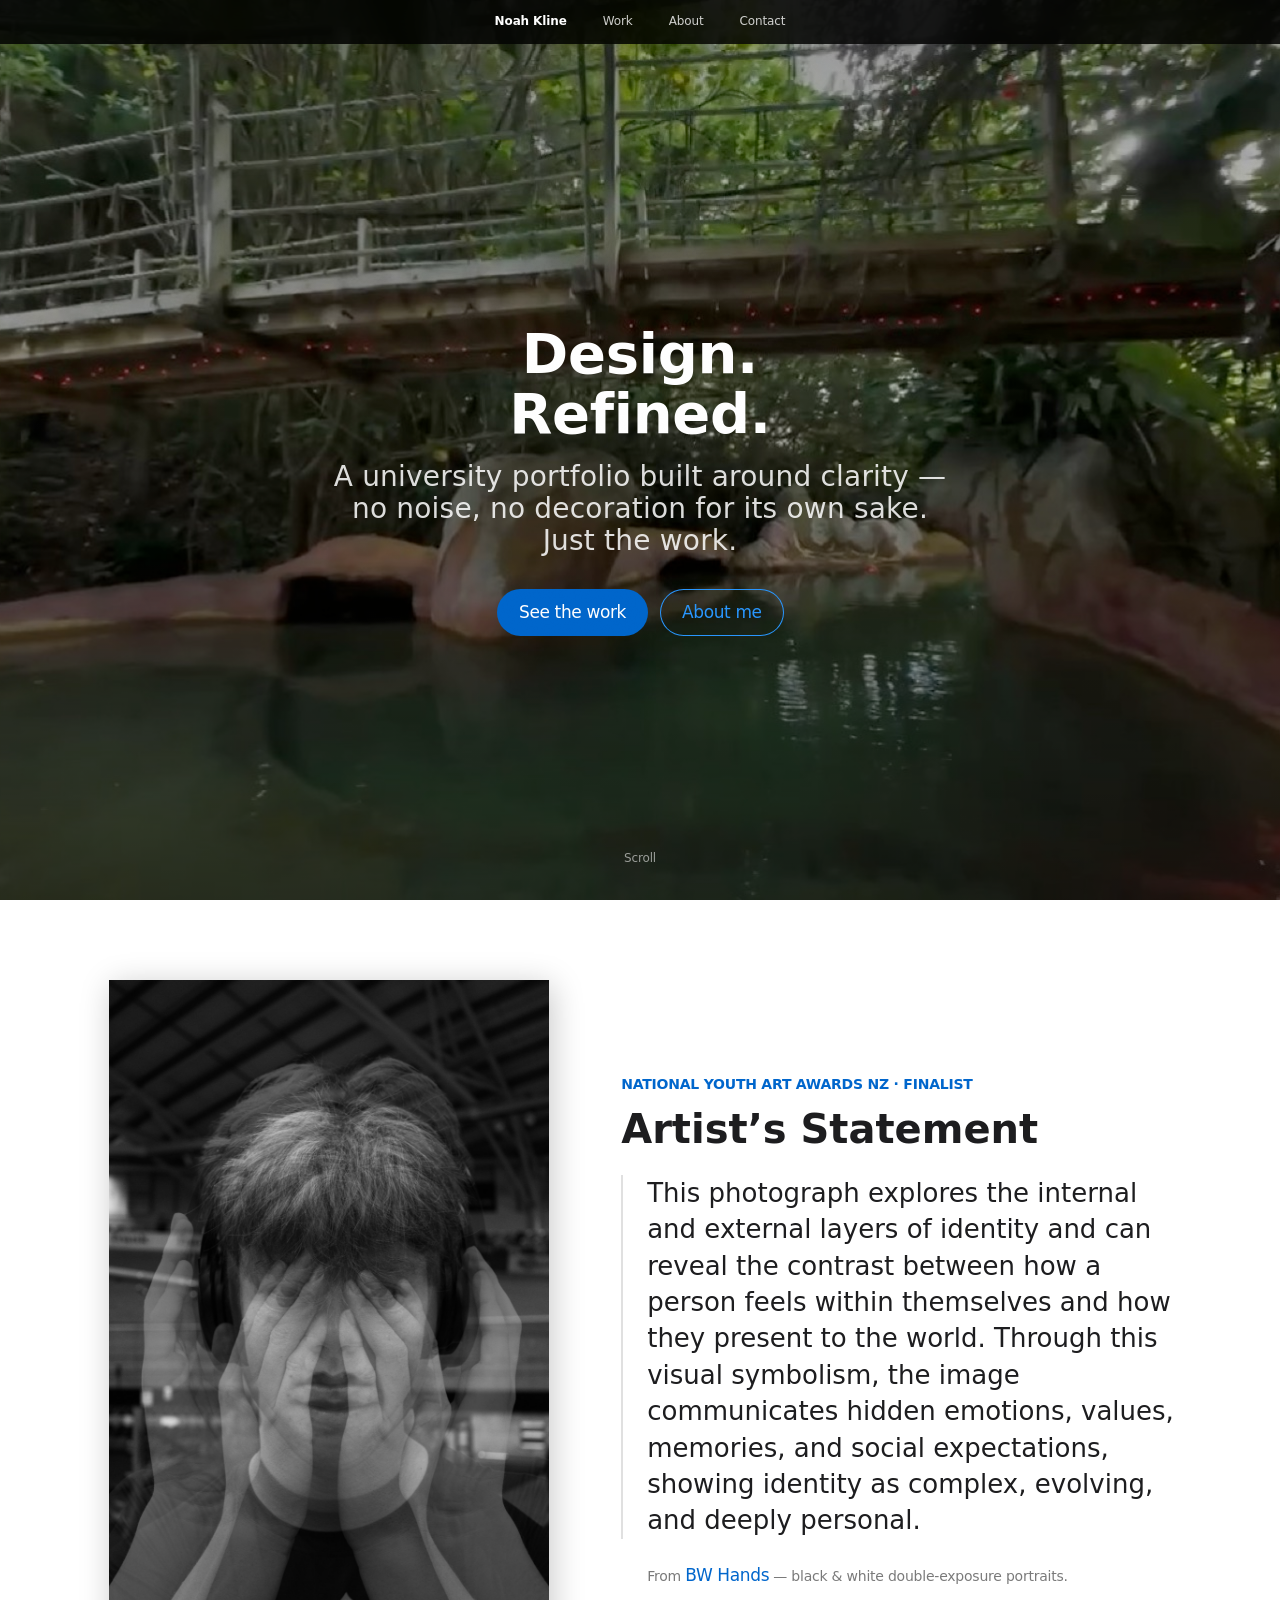
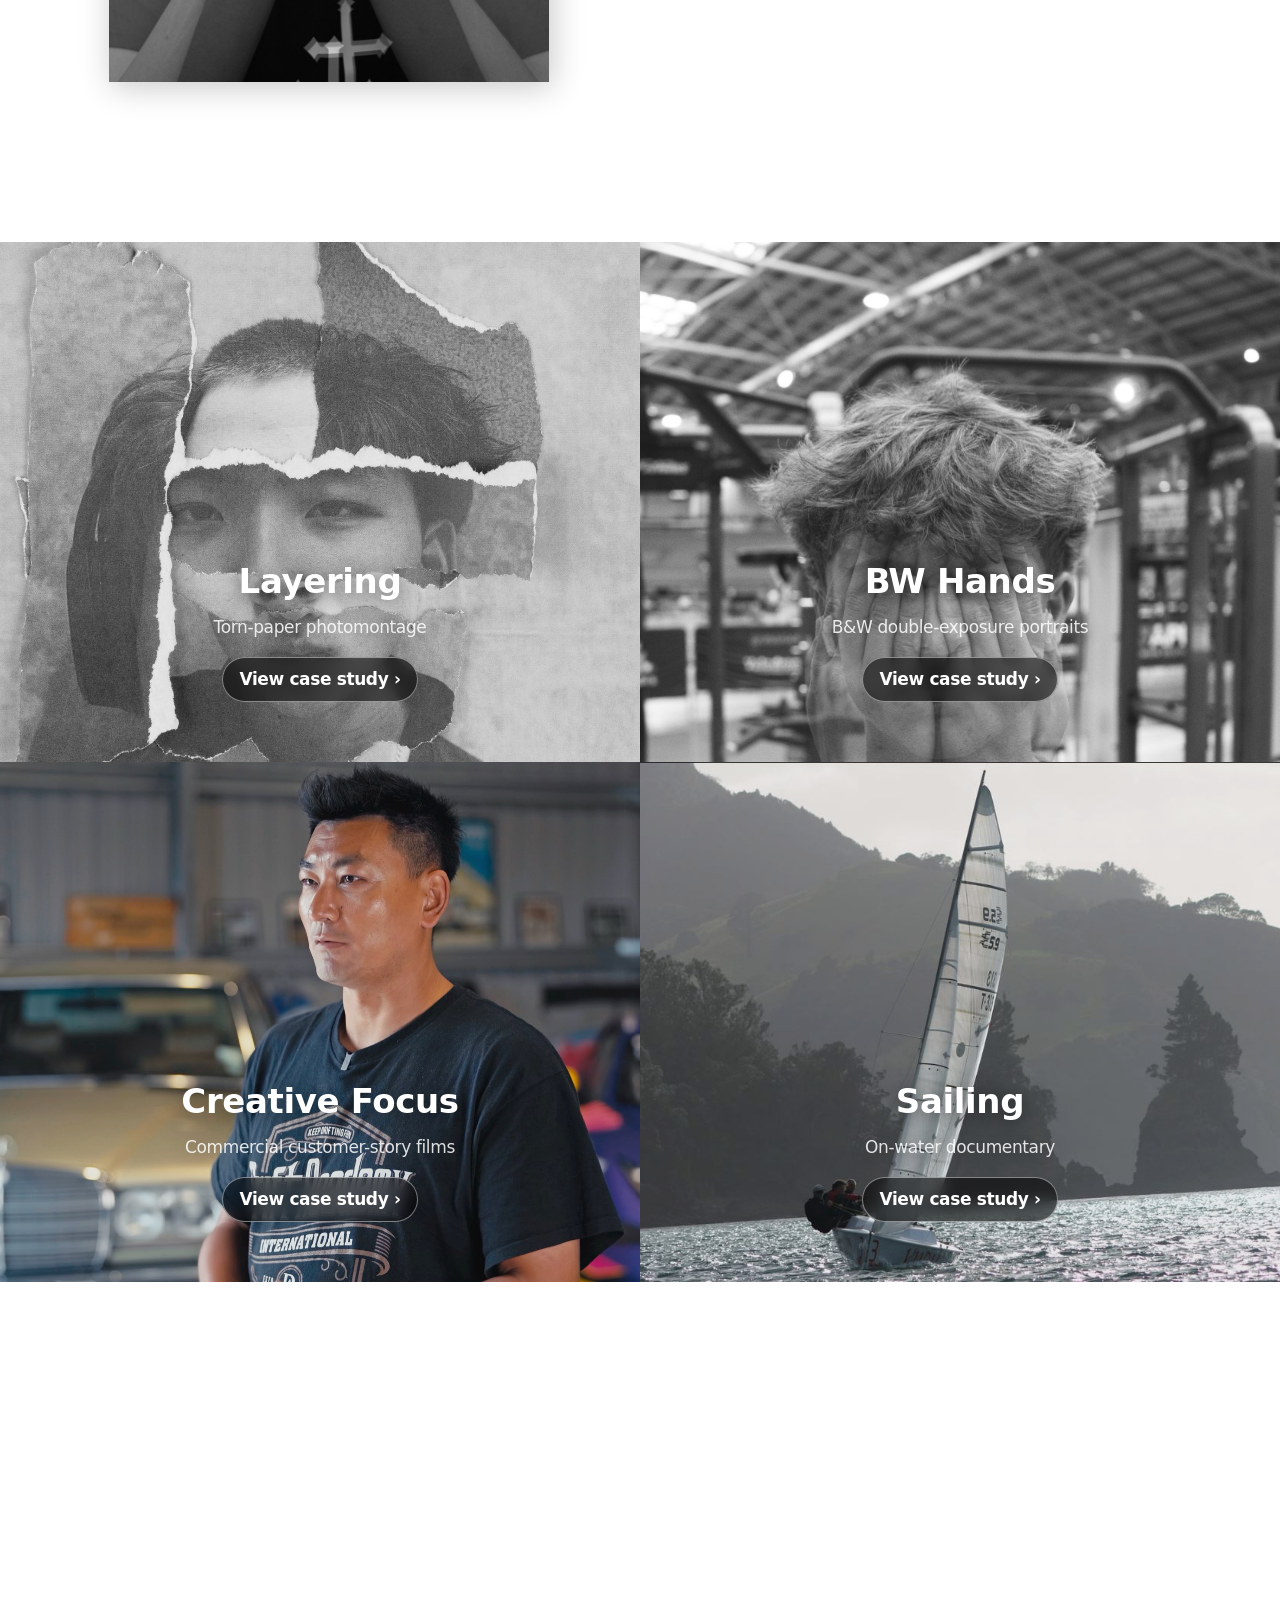
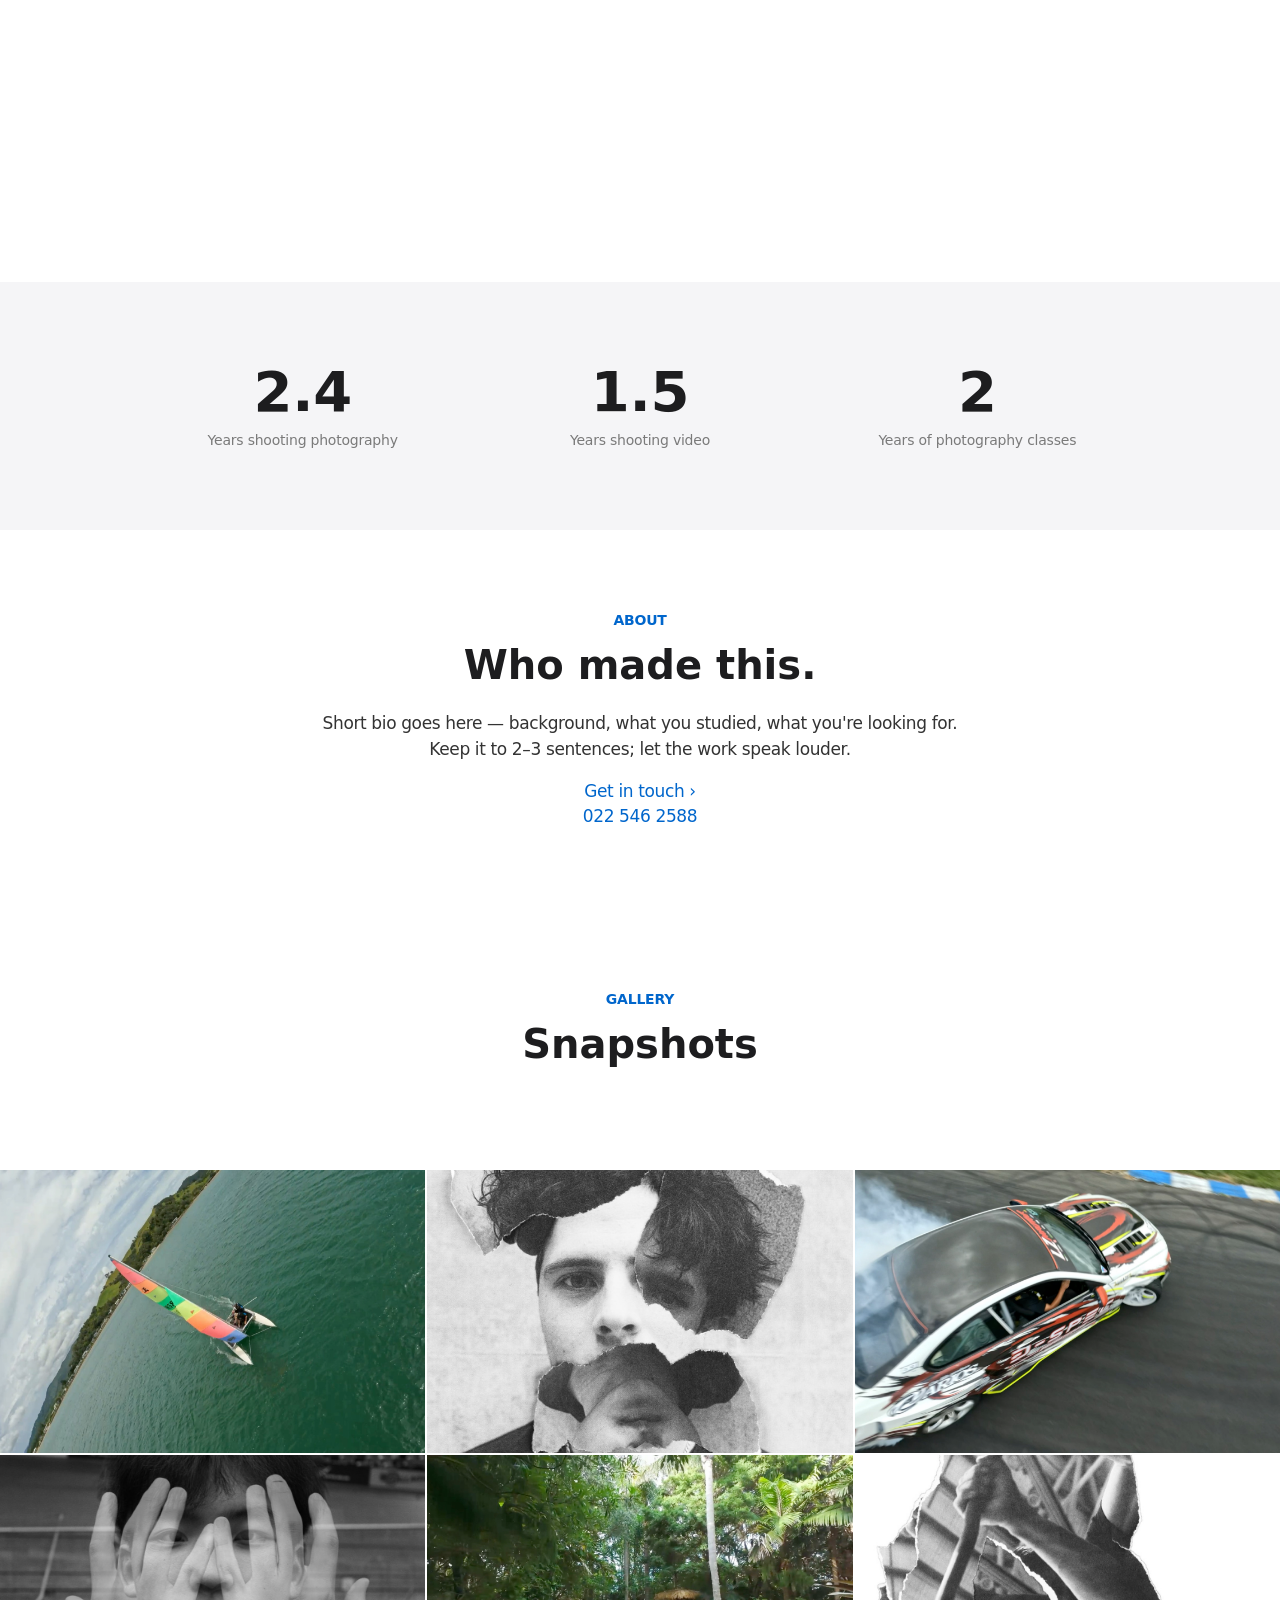
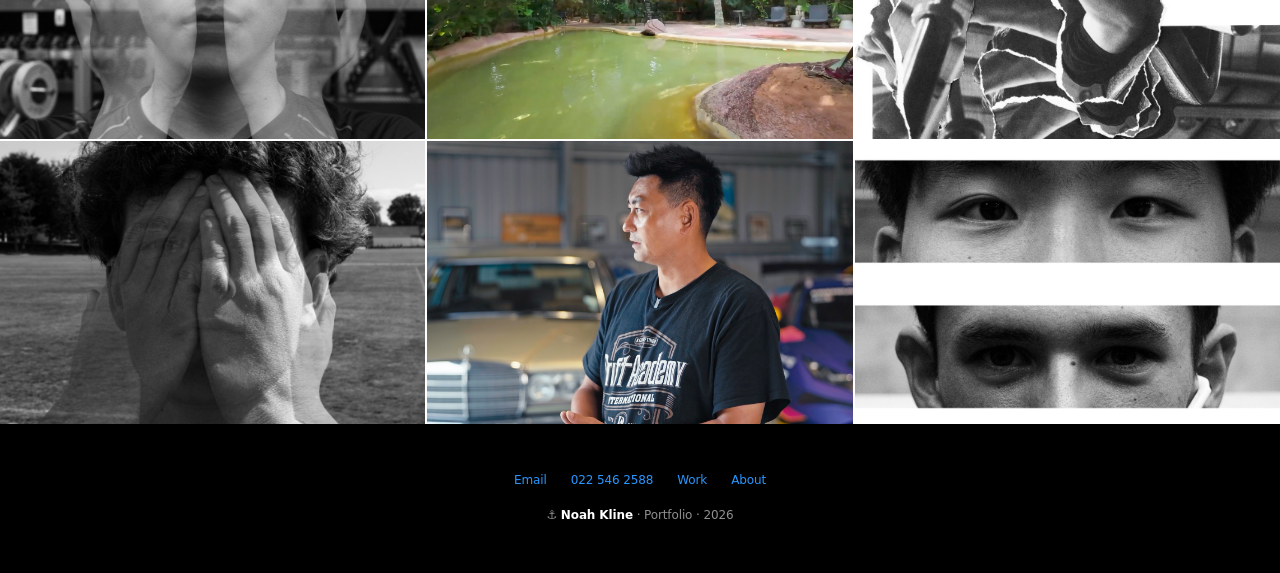
<file: index.html>
<!DOCTYPE html>
<html lang="en">
<head>
<meta charset="UTF-8">
<meta name="viewport" content="width=device-width, initial-scale=1.0">
<title>Noah Kline — Portfolio</title>
<meta name="description" content="University creative portfolio: photography, black &amp; white studies, CG and motion work. Built around clarity — no noise, just the work.">
<link rel="icon" href="assets/favicon.svg" type="image/svg+xml">
<link rel="alternate icon" href="assets/favicon-32.png" sizes="32x32">
<link rel="apple-touch-icon" href="assets/apple-touch-icon.png">
<meta name="theme-color" content="#000000">
<meta property="og:type" content="website">
<meta property="og:site_name" content="Noah Kline">
<meta property="og:title" content="Noah Kline — Portfolio">
<meta property="og:description" content="University creative portfolio: photography, black &amp; white studies, CG and motion work. Built around clarity — no noise, just the work.">
<meta property="og:image" content="assets/og-image.jpg">
<meta property="og:image:width" content="1200">
<meta property="og:image:height" content="630">
<meta name="twitter:card" content="summary_large_image">
<meta name="twitter:title" content="Noah Kline — Portfolio">
<meta name="twitter:description" content="University creative portfolio: photography, black &amp; white studies, CG and motion work. Built around clarity — no noise, just the work.">
<meta name="twitter:image" content="assets/og-image.jpg">
<link rel="stylesheet" href="assets/css/site.css">
</head>
<body>

<!-- Film grain overlay (Phase 3). Delete this one div to remove it site-wide. -->
<div class="grain" aria-hidden="true"></div>

<nav class="global">
  <a class="brand" href="index.html">Noah Kline</a>
  <span class="nav-links">
    <a href="index.html#work">Work</a>
    <a href="index.html#about">About</a>
    <a href="index.html#contact">Contact</a>
  </span>
</nav>

<!-- =====================================================================
     VIDEO HERO (Phase 2)
     SWAPPING THE CLIP: replace video/hero.mp4 (and video/hero-poster.jpg for
     the still fallback). Nothing in CSS or JS is specific to this clip.
     ROUND 4: Noah picked the clip himself — REREDO.mp4 (Drive id
     12Iyee1kgzJZZkWHzu5N-V55RZ9g4pGbD), the window 00:24-00:37. It is the same
     Lost Spring pool glide family as the Round 3 hero but a longer, steadier,
     graded pass. 1278x720 @30fps, 4.4 MB; hero-540.mp4 is the 960x540 / 1.9 MB
     phone variant.
     ONE DELIBERATE DEVIATION: the cut ends at 12.37s, not the full 13s. The
     Lost Spring "TLS" end-card logo starts fading up over the footage at
     ~12.4s, and a loop that flashes a client logo before snapping back to the
     start reads as a glitch. To restore the literal 13s, re-run:
       ./_vidxcode video/_tmp-full720.mp4 video/hero.mp4 24 13 1278 720 2800 1
     SOURCE NOTE: REREDO.mp4 is AV1 (av01). AVFoundation on this M1 cannot
     decode it at all, so neither _vidtool nor _vidxcode can read the original.
     VLC (already installed) does the AV1 -> H.264 step; see TODO.md Round 4.
     ===================================================================== -->
<header class="hero-video">
  <div class="poster" style="background-image:url('video/hero-poster.jpg')" aria-hidden="true"></div>
  <video data-hero-video data-src-small="video/hero-540.mp4" autoplay muted loop playsinline preload="auto"
         poster="video/hero-poster.jpg" aria-hidden="true" tabindex="-1">
    <source src="video/hero.mp4" type="video/mp4">
  </video>
  <div class="scrim" aria-hidden="true"></div>

  <div class="content stagger in">
    <h1 class="t-hero">Design.<br>Refined.</h1>
    <p class="lead t-lead">A university portfolio built around clarity — no noise, no decoration for its own sake. Just the work.</p>
    <div class="cta-row">
      <a class="btn btn-primary magnetic" href="#work">See the work</a>
      <a class="btn btn-ghost-on-dark magnetic" href="#about">About me</a>
    </div>
  </div>
  <div class="scroll-hint" aria-hidden="true">Scroll</div>
</header>

<!-- =====================================================================
     FEATURED AWARD (Round 4, item 2)
     National Youth Art Awards (NZ) finalist photograph + Noah's artist
     statement. Source file: BW Hands/_MG_3085.jpg (Drive id
     1Ve5BBigZjfI5M_3NnSz-krw3OQLk5_KD), 3432x5472 original.
     CORRECTION (Round 5, 2026-10-08): Round 4 originally used _MG_3086.jpg.
     Noah corrected himself — the finalist frame is _MG_3085.jpg (the denser
     triple-exposure variant, hands doubled on both sides of the face). The
     old assets/award/mg3086*.jpg files were deleted. Do not reinstate them.
     Displayed at 940x1500; the lightbox loads the 1380x2200
     version via data-full.
     WORDING: Noah confirmed "finalist" only. Do NOT upgrade this to a
     placement, prize or year — nothing beyond finalist has been confirmed.
     PLACEMENT: this supersedes the earlier plan to put the award photo in the
     Creative Focus 3rd gallery slot. That slot keeps its Round 3 video.
     (ROUND 10: that project was renamed Wide Span Sheds -> Creative Focus.)
     ===================================================================== -->
<section class="award reveal" id="award" aria-labelledby="award-title">
  <div class="inner">
    <figure class="award-figure" data-lightbox="National Youth Art Awards">
      <img class="rests" src="assets/award/mg3085.jpg" data-full="assets/award/mg3085-full.jpg"
           alt="Black and white multiple-exposure self portrait, hands covering the face — National Youth Art Awards finalist"
           width="940" height="1500" loading="lazy" decoding="async">
    </figure>
    <div class="award-copy">
      <div class="award-label">National Youth Art Awards NZ &middot; Finalist</div>
      <h2 class="t-display" id="award-title">Artist&rsquo;s Statement</h2>
      <blockquote class="award-statement">This photograph explores the internal and external layers of identity and can reveal the contrast between how a person feels within themselves and how they present to the world. Through this visual symbolism, the image communicates hidden emotions, values, memories, and social expectations, showing identity as complex, evolving, and deeply personal.</blockquote>
      <p class="award-credit">From <a class="link" href="work/bw-hands.html">BW Hands</a> &mdash; black &amp; white double-exposure portraits.</p>
    </div>
  </div>
</section>

<!-- ===================== WORK TILES ===================== -->
<div class="tile-row" id="work">
  <a class="tile dark reveal" href="work/layering.html">
    <!-- ROUND 3 (item 3): was layering/hero.jpg — a photo of the print still on its
         white mount, so pale paper edges showed down both sides of the tile crop,
         and it carried a blue cast while every other tile is B&W. tile-bw.jpg is
         the same artwork cropped inside the mount (1180x1760) and converted to a
         true neutral greyscale profile. Centre the crop: no edge to hide now. -->
    <div class="img-slot" style="background-image:url('assets/layering/tile-bw.jpg'); background-position:center 38%;"></div>
    <div class="content">
      <h2>Layering</h2>
      <p>Torn-paper photomontage</p>
      <span class="link">View case study &rsaquo;</span>
    </div>
  </a>
  <a class="tile light reveal" href="work/bw-hands.html">
    <div class="img-slot" style="background-image:url('assets/bwhands/hero.jpg'); background-position:center 20%;"></div>
    <div class="content">
      <h2>BW Hands</h2>
      <p>B&amp;W double-exposure portraits</p>
      <span class="link">View case study &rsaquo;</span>
    </div>
  </a>
  <a class="tile dark-2 reveal" href="work/drifting.html">
    <div class="img-slot" style="background-image:url('assets/drifting/hero.jpg'); background-position:center 45%;"></div>
    <div class="content">
      <h2>Creative Focus</h2>
      <p>Commercial customer-story films</p>
      <span class="link">View case study &rsaquo;</span>
    </div>
  </a>
  <a class="tile dark reveal" href="work/sailing.html">
    <!-- ROUND 5: Noah asked for this specific photograph as the Sailing tile —
         "Capture 7299 - Copy.JPG" (Drive id 1O1AivetrYh0kcQIC_2s-VmrzsJWDHPMA),
         saved as assets/sailing/tile.jpg. A backlit keelboat against the
         Whitianga headland, 1324x680 — small, but it is the file he named.
         It supersedes Round 3's assets/sailing/cover.jpg frame grab, which is
         still used for the case-study hero and gallery.
         Position is center 60% so the hull and crew clear the caption scrim. -->
    <div class="img-slot" style="background-image:url('assets/sailing/tile.jpg'); background-position:center 60%;"></div>
    <div class="content">
      <h2>Sailing</h2>
      <p>On-water documentary</p>
      <span class="link">View case study &rsaquo;</span>
    </div>
  </a>
  <a class="tile dark-2 reveal" href="work/lost-spring.html">
    <!-- ROUND 3 (item 4): new background. Frame @43s of Tls pool lap 1 — the
         red-roofed pavilions over the pool. The old hero.jpg was another green
         pool frame, so this full-width tile just repeated the hero video. -->
    <div class="img-slot" style="background-image:url('assets/lostspring/finial.jpg'); background-position:center 40%;"></div>
    <div class="content">
      <h2>The Lost Spring</h2>
      <p>One-take day spa films</p>
      <span class="link">View case study &rsaquo;</span>
    </div>
  </a>
</div>

<!-- ===================== NUMBERS STRIP (Phase 7) =====================
     ROUND 2: these are Noah's real figures, confirmed 2026-10-07.
       2.5 years taking photos  |  1.5 years shooting video  |  2 years of
       photography classes at school.
     There is deliberately NO "projects completed" figure — Noah has no hard
     number for it and inventing one would be dishonest. If he supplies one
     later, add a fourth <div> in the same shape.
     The count-up reads data-count / data-suffix; data-decimals renders a
     fractional value (see site.js). Edit the .l text for labels.          -->
<section class="numbers reveal" aria-label="By the numbers">
  <div class="inner">
    <div><div class="n"><span data-count="2.5" data-decimals="1">2.5</span></div><div class="l">Years shooting photography</div></div>
    <div><div class="n"><span data-count="1.5" data-decimals="1">1.5</span></div><div class="l">Years shooting video</div></div>
    <div><div class="n"><span data-count="2">2</span></div><div class="l">Years of photography classes</div></div>
  </div>
</section>

<!-- ===================== ABOUT ===================== -->
<section class="section center reveal" id="about">
  <div class="eyebrow">About</div>
  <h2 class="t-display">Who made this.</h2>
  <p class="body">Short bio goes here — background, what you studied, what you're looking for. Keep it to 2–3 sentences; let the work speak louder.</p>
  <p><a class="link" href="mailto:persnalfornak@gmail.com">Get in touch &rsaquo;</a></p>
  <!-- ROUND 10: phone number supplied by Noah (0225462588). tel: uses the full
       international form so it dials from overseas; the label is the NZ format. -->
  <p><a class="link" href="tel:+64225462588">022 546 2588</a></p>
</section>

<!-- ===================== GALLERY ===================== -->
<section class="section center reveal">
  <div class="eyebrow">Gallery</div>
  <h2 class="t-display">Snapshots</h2>
</section>
<div class="gallery cols-3 reveal" data-lightbox="Snapshots">
  <img src="assets/sailing/overhead.jpg" alt="Sailing — rainbow sail shot directly overhead" loading="lazy">
  <img src="assets/layering/benkoshup.jpg" alt="Layering series — paired portrait study" loading="lazy">
  <img src="assets/drifting/drift-slide.jpg" alt="Creative Focus — drift car sliding through smoke, track level" loading="lazy">
  <img src="assets/bwhands/3068.jpg" alt="Black and white hand study" loading="lazy">
  <img src="assets/lostspring/pool-a.jpg" alt="The Lost Spring — mineral pool through the bush" loading="lazy">
  <img src="assets/layering/hayden.jpg" alt="Layering series — single portrait" loading="lazy">
  <img src="assets/bwhands/3051.jpg" alt="Black and white hand study, close crop" loading="lazy">
  <img src="assets/drifting/garage-portrait.jpg" alt="Creative Focus — client portrait in the garage" loading="lazy">
  <img src="assets/bwhands/eyeshot.jpg" alt="Black and white study — eye detail" loading="lazy">
</div>

<footer class="site" id="contact">
  <div class="links">
    <a href="mailto:persnalfornak@gmail.com">Email</a>
    <a href="tel:+64225462588">022 546 2588</a>
    <a href="index.html#work">Work</a>
    <a href="index.html#about">About</a>
  </div>
  &#9875; <b>Noah Kline</b> &middot; Portfolio &middot; 2026
</footer>

<script src="assets/js/site.js"></script>
<script src="assets/js/lightbox.js"></script>
<!-- OPTIONAL: magnetic buttons. Delete this one line to remove the effect. -->
<script src="assets/js/magnetic.js"></script>
</body>
</html>
</file>
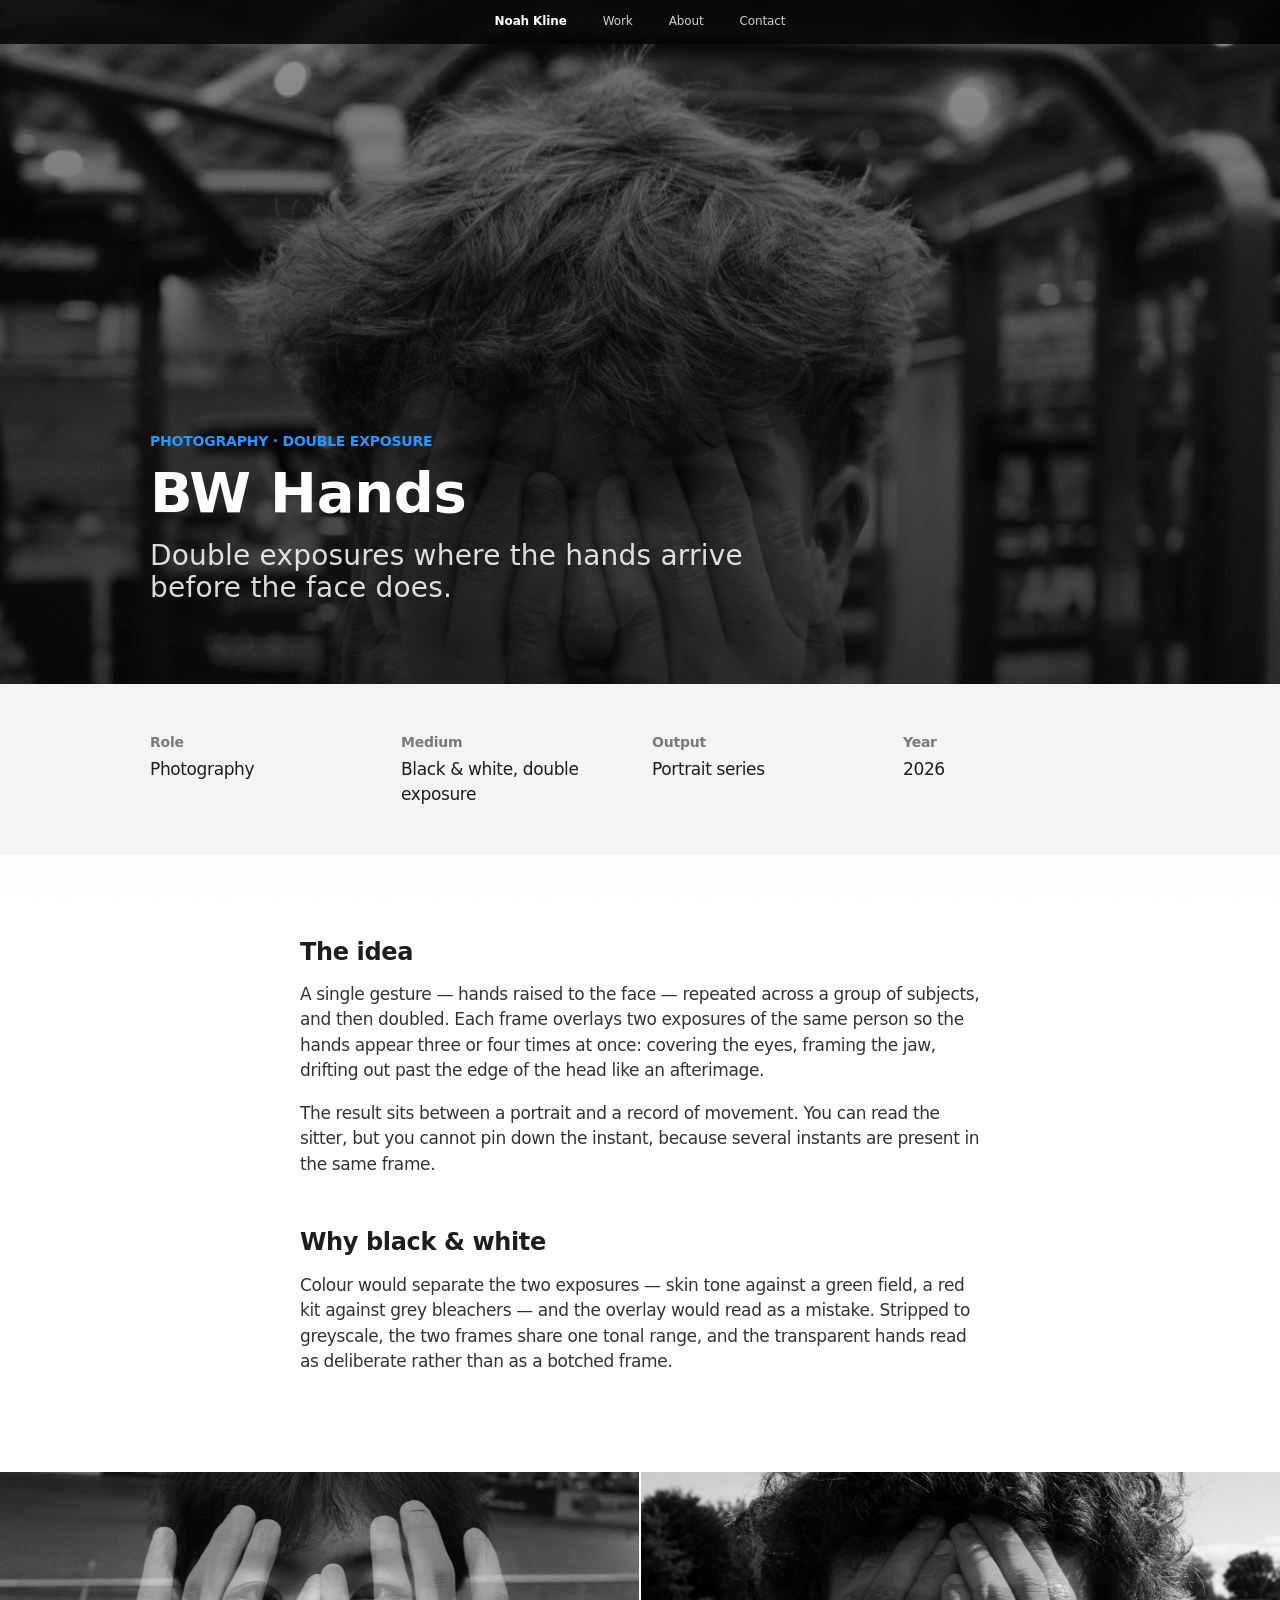
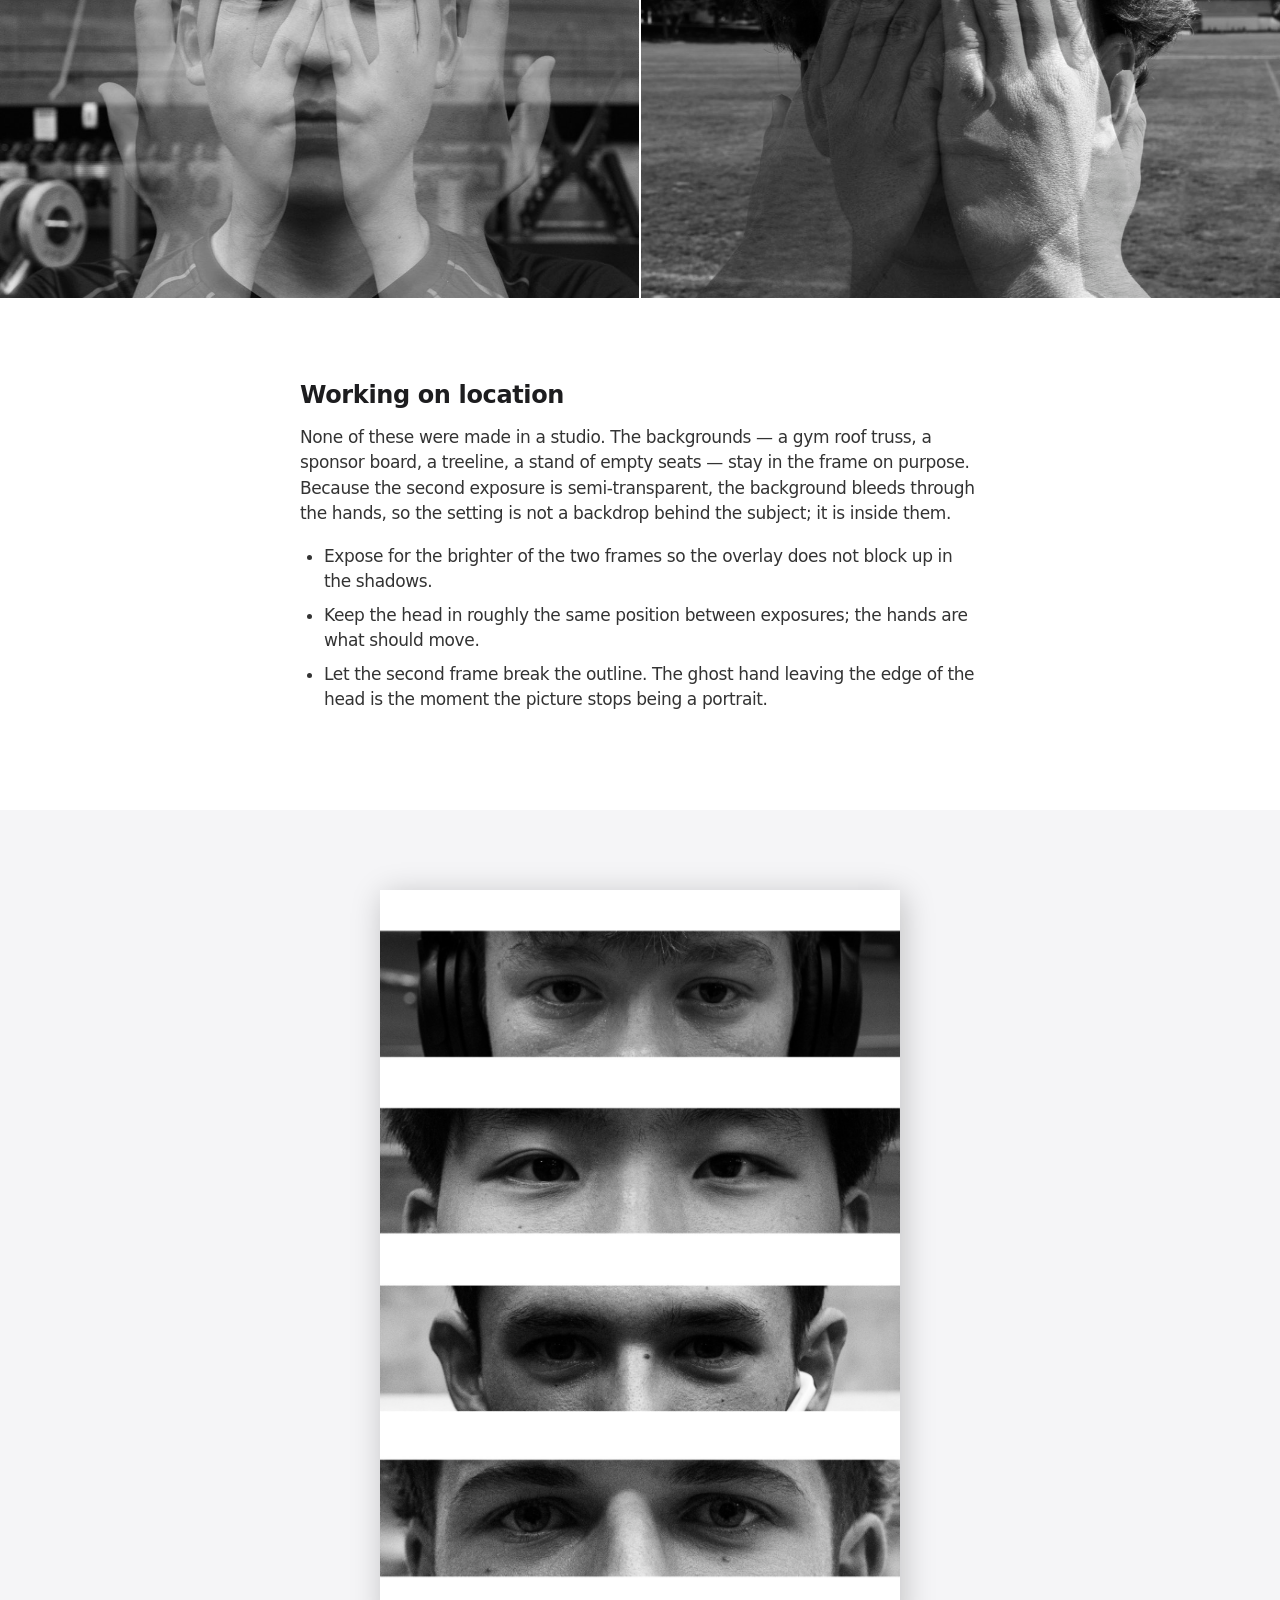
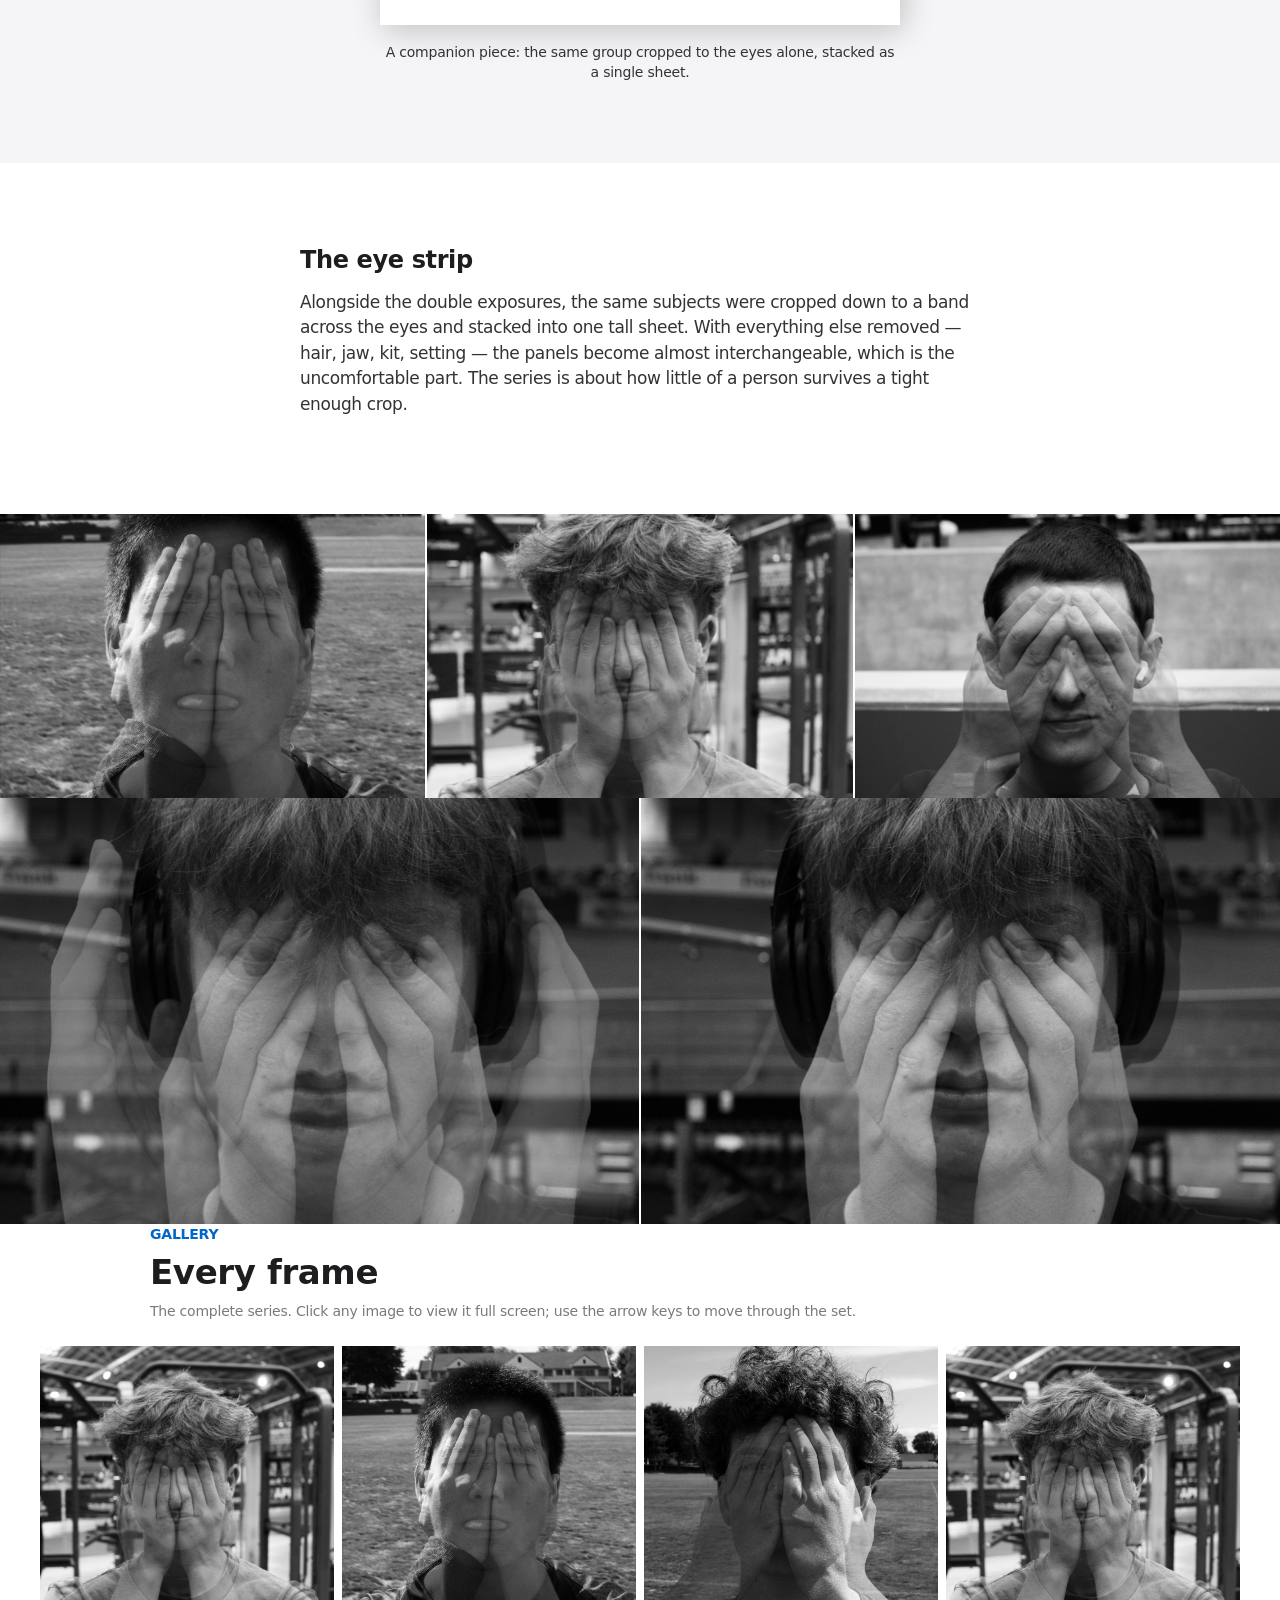
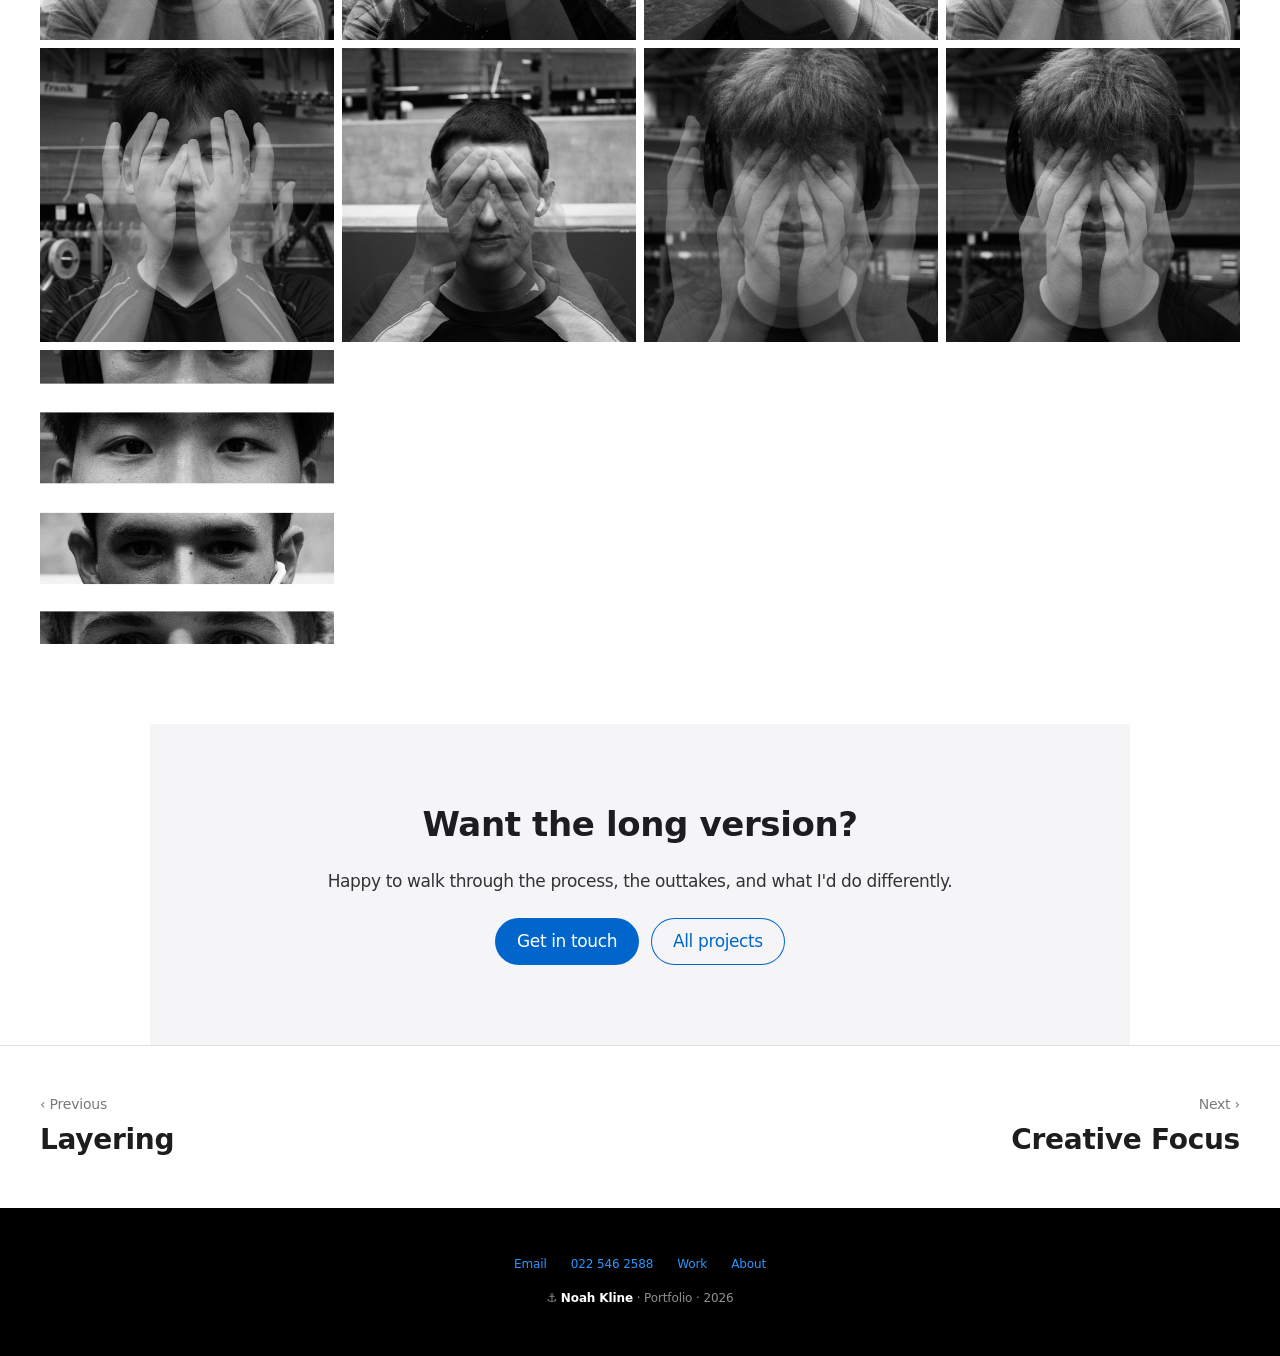
<file: work/bw-hands.html>
<!DOCTYPE html>
<html lang="en">
<head>
<meta charset="UTF-8">
<meta name="viewport" content="width=device-width, initial-scale=1.0">
<title>BW Hands — Noah Kline</title>
<meta name="description" content="Black & white double-exposure portraits: hands multiplied across faces, shot on location in gyms, fields and stands.">
<link rel="icon" href="../assets/favicon.svg" type="image/svg+xml">
<link rel="alternate icon" href="../assets/favicon-32.png" sizes="32x32">
<link rel="apple-touch-icon" href="../assets/apple-touch-icon.png">
<meta name="theme-color" content="#000000">
<meta property="og:type" content="article">
<meta property="og:site_name" content="Noah Kline">
<meta property="og:title" content="BW Hands — Noah Kline">
<meta property="og:description" content="Black & white double-exposure portraits: hands multiplied across faces, shot on location in gyms, fields and stands.">
<meta property="og:image" content="../assets/og-image.jpg">
<meta property="og:image:width" content="1200">
<meta property="og:image:height" content="630">
<meta name="twitter:card" content="summary_large_image">
<meta name="twitter:title" content="BW Hands — Noah Kline">
<meta name="twitter:description" content="Black & white double-exposure portraits: hands multiplied across faces, shot on location in gyms, fields and stands.">
<meta name="twitter:image" content="../assets/og-image.jpg">
<link rel="stylesheet" href="../assets/css/site.css">
</head>
<body>

<div class="grain" aria-hidden="true"></div>
<nav class="global">
  <a class="brand" href="../index.html">Noah Kline</a>
  <span class="nav-links">
    <a href="../index.html#work">Work</a>
    <a href="../index.html#about">About</a>
    <a href="../index.html#contact">Contact</a>
  </span>
</nav>

<header class="cs-hero">
  <div class="img-slot" style="background-image:url('../assets/bwhands/hero.jpg'); background-position:center 30%;" aria-hidden="true"></div>
  <div class="scrim" aria-hidden="true"></div>
  <div class="content stagger in">
    <div class="kicker">Photography · Double exposure</div>
    <h1 class="t-hero">BW Hands</h1>
    <p class="lead t-lead">Double exposures where the hands arrive before the face does.</p>
  </div>
</header>

<section class="cs-meta reveal">
  <dl class="inner">
    <div><dt>Role</dt><dd>Photography</dd></div>
    <div><dt>Medium</dt><dd>Black &amp; white, double exposure</dd></div>
    <div><dt>Output</dt><dd>Portrait series</dd></div>
    <div><dt>Year</dt><dd>2026</dd></div>
  </dl>
</section>


<section class="section reveal">
  <div class="prose">
    <h3>The idea</h3>
    <p>A single gesture — hands raised to the face — repeated across a group of subjects, and then doubled. Each frame overlays two exposures of the same person so the hands appear three or four times at once: covering the eyes, framing the jaw, drifting out past the edge of the head like an afterimage.</p>
    <p>The result sits between a portrait and a record of movement. You can read the sitter, but you cannot pin down the instant, because several instants are present in the same frame.</p>

    <h3>Why black &amp; white</h3>
    <p>Colour would separate the two exposures — skin tone against a green field, a red kit against grey bleachers — and the overlay would read as a mistake. Stripped to greyscale, the two frames share one tonal range, and the transparent hands read as deliberate rather than as a botched frame.</p>
  </div>
</section>

<div class="gallery cols-2 reveal" data-lightbox="BW Hands">
  <img src="../assets/bwhands/3068.jpg" alt="Double exposure: hands multiplied across a face in a sports hall" loading="lazy">
  <img src="../assets/bwhands/3051.jpg" alt="Double exposure: hands covering a face on an open field" loading="lazy">
</div>

<section class="section reveal">
  <div class="prose">
    <h3>Working on location</h3>
    <p>None of these were made in a studio. The backgrounds — a gym roof truss, a sponsor board, a treeline, a stand of empty seats — stay in the frame on purpose. Because the second exposure is semi-transparent, the background bleeds through the hands, so the setting is not a backdrop behind the subject; it is inside them.</p>
    <ul>
      <li>Expose for the brighter of the two frames so the overlay does not block up in the shadows.</li>
      <li>Keep the head in roughly the same position between exposures; the hands are what should move.</li>
      <li>Let the second frame break the outline. The ghost hand leaving the edge of the head is the moment the picture stops being a portrait.</li>
    </ul>
  </div>
</section>

<figure class="figure-portrait reveal" data-lightbox="BW Hands — eye strip">
  <img src="../assets/bwhands/eyeshot.jpg" alt="Four-panel strip of cropped eyes from four different subjects">
  <figcaption class="t-caption muted">A companion piece: the same group cropped to the eyes alone, stacked as a single sheet.</figcaption>
</figure>

<section class="section reveal">
  <div class="prose">
    <h3>The eye strip</h3>
    <p>Alongside the double exposures, the same subjects were cropped down to a band across the eyes and stacked into one tall sheet. With everything else removed — hair, jaw, kit, setting — the panels become almost interchangeable, which is the uncomfortable part. The series is about how little of a person survives a tight enough crop.</p>
  </div>
</section>

<div class="gallery cols-3 reveal" data-lightbox="BW Hands">
  <img src="../assets/bwhands/3048.jpg" alt="Double exposure portrait" loading="lazy">
  <img src="../assets/bwhands/3059.jpg" alt="Double exposure portrait, close crop" loading="lazy">
  <img src="../assets/bwhands/3073.jpg" alt="Double exposure portrait with background bleed-through" loading="lazy">
</div>
<div class="gallery cols-2 reveal" data-lightbox="BW Hands">
  <img src="../assets/bwhands/3085.jpg" alt="Double exposure portrait" loading="lazy">
  <img src="../assets/bwhands/3086.jpg" alt="Double exposure portrait" loading="lazy">
</div>


<!-- =====================================================================
     FULL GALLERY (Round 3, item 7) — assets/js/lightbox.js
     The Drive folder for this project holds exactly these eight files; every
     one of them is on the page, so this grid is genuinely the complete set.
     ===================================================================== -->
<section class="gallery-full reveal">
  <div class="gf-head">
    <div class="eyebrow">Gallery</div>
    <h2 class="t-display-md">Every frame</h2>
    <p>The complete series. Click any image to view it full screen; use the arrow keys to move through the set.</p>
  </div>
  <div class="gf-grid" data-lightbox="BW Hands">
    <img src="../assets/bwhands/hero.jpg" alt="Double exposure: hands raised across the face, lead frame of the series" loading="lazy">
    <img src="../assets/bwhands/3048.jpg" alt="Double exposure portrait" loading="lazy">
    <img src="../assets/bwhands/3051.jpg" alt="Double exposure: hands covering a face on an open field" loading="lazy">
    <img src="../assets/bwhands/3059.jpg" alt="Double exposure portrait, close crop" loading="lazy">
    <img src="../assets/bwhands/3068.jpg" alt="Double exposure: hands multiplied across a face in a sports hall" loading="lazy">
    <img src="../assets/bwhands/3073.jpg" alt="Double exposure portrait with background bleed-through" loading="lazy">
    <img src="../assets/bwhands/3085.jpg" alt="Double exposure portrait" loading="lazy">
    <img src="../assets/bwhands/3086.jpg" alt="Double exposure portrait" loading="lazy">
    <img src="../assets/bwhands/eyeshot.jpg" alt="Four-panel strip of cropped eyes from four different subjects" loading="lazy">
  </div>
</section>

<section class="section center band reveal">
  <h2 class="t-display-md">Want the long version?</h2>
  <p class="body">Happy to walk through the process, the outtakes, and what I'd do differently.</p>
  <div class="cta-row" style="display:flex;gap:var(--sp-sm);justify-content:center;flex-wrap:wrap;margin-top:var(--sp-lg)">
    <a class="btn btn-primary magnetic" href="mailto:persnalfornak@gmail.com">Get in touch</a>
    <a class="btn btn-ghost magnetic" href="../index.html#work">All projects</a>
  </div>
</section>

<nav class="pager reveal" aria-label="More projects">
  <a href="layering.html"><div class="dir">&lsaquo; Previous</div><div class="name">Layering</div></a>
  <a href="drifting.html"><div class="dir">Next &rsaquo;</div><div class="name">Creative Focus</div></a>
</nav>
<footer class="site" id="contact">
  <div class="links">
    <a href="mailto:persnalfornak@gmail.com">Email</a>
    <a href="tel:+64225462588">022 546 2588</a>
    <a href="../index.html#work">Work</a>
    <a href="../index.html#about">About</a>
  </div>
  &#9875; <b>Noah Kline</b> &middot; Portfolio &middot; 2026
</footer>

<script src="../assets/js/site.js"></script>
<script src="../assets/js/lightbox.js"></script>
<!-- OPTIONAL: magnetic buttons. Delete this one line to remove the effect. -->
<script src="../assets/js/magnetic.js"></script>
</body>
</html>
</file>
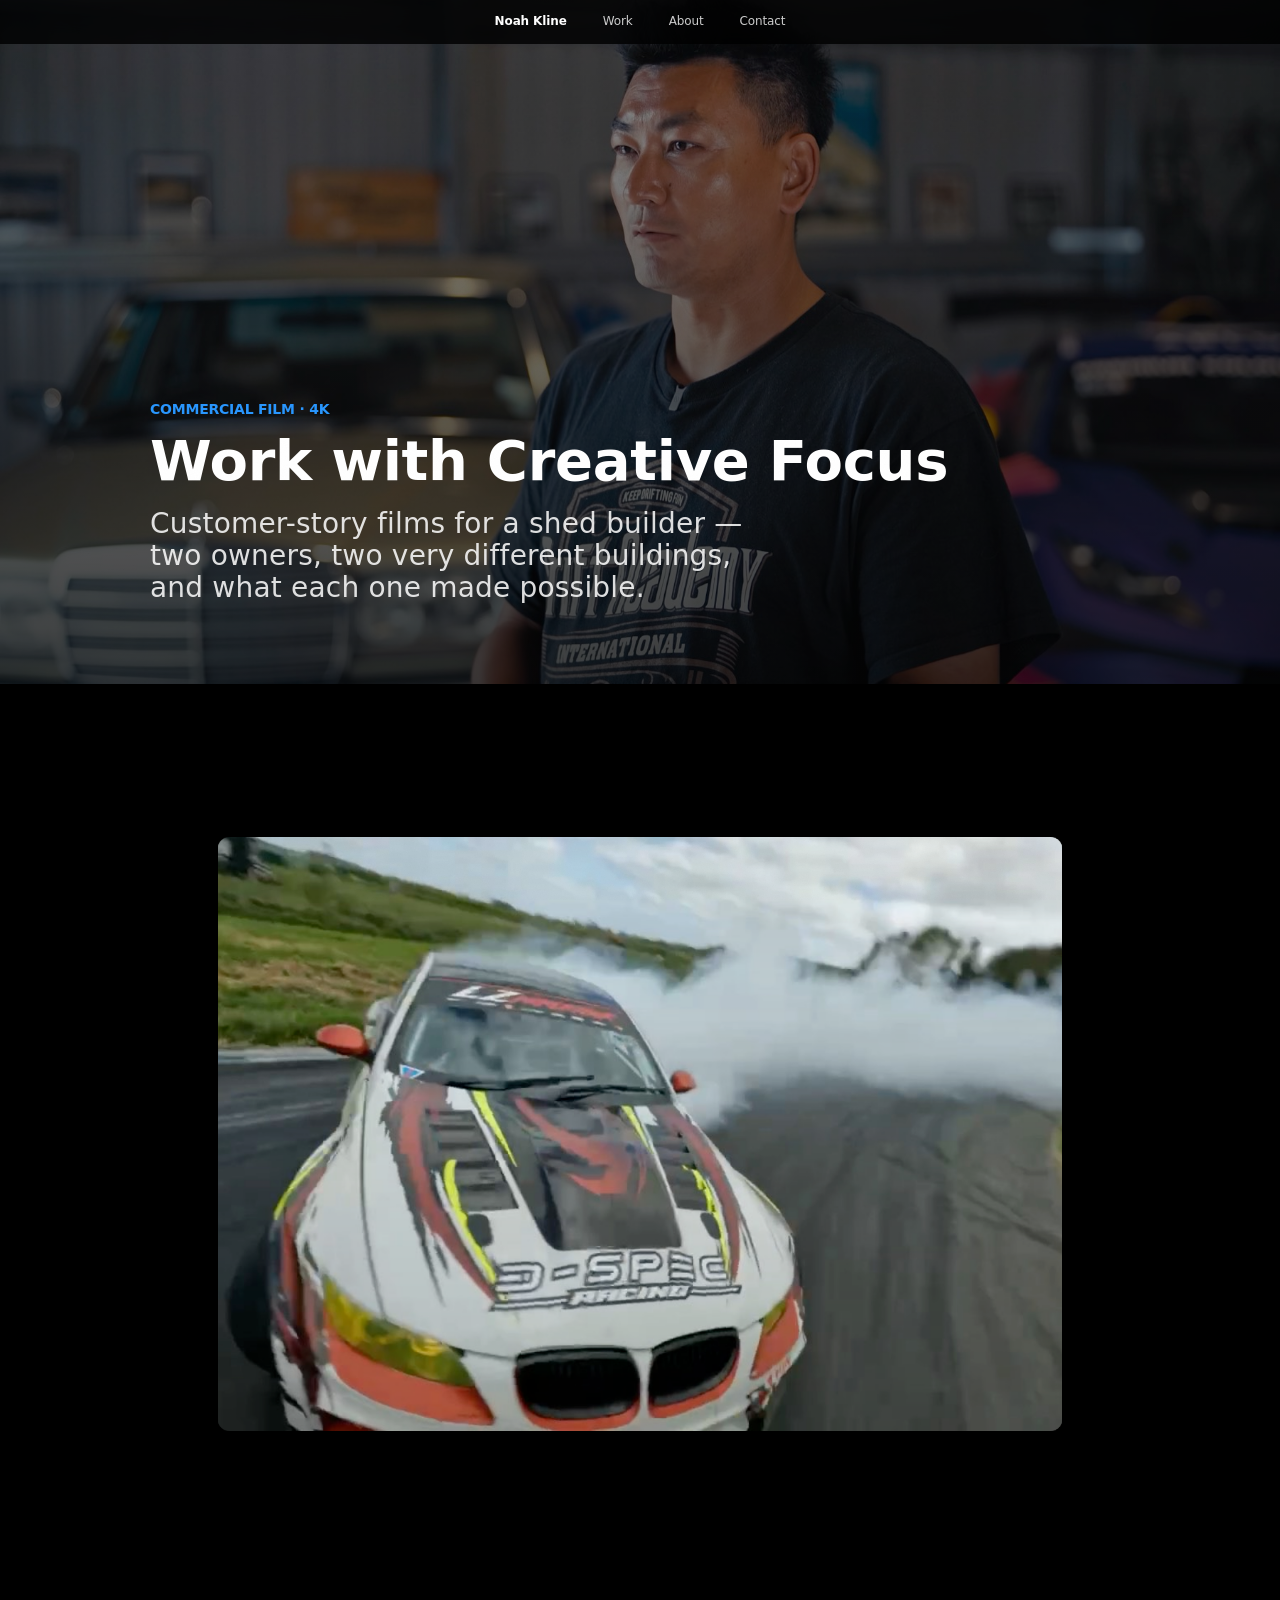
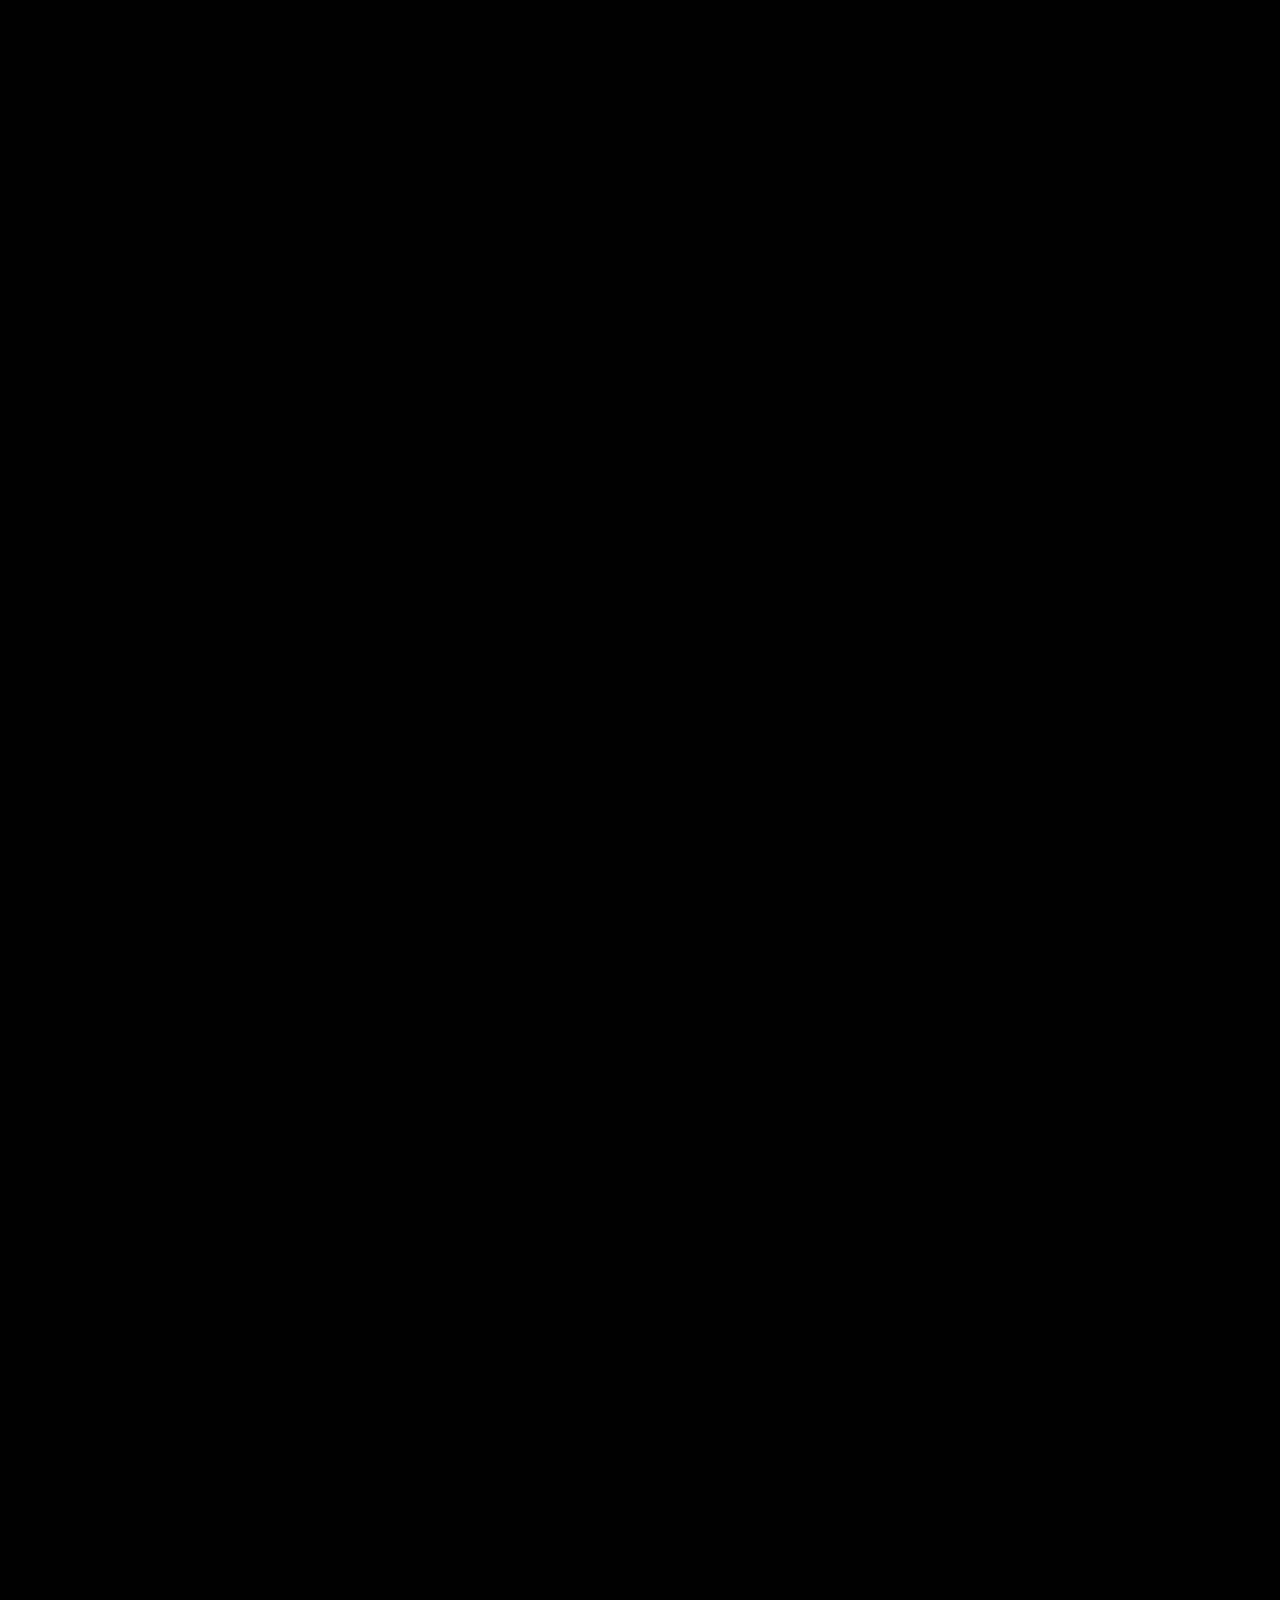
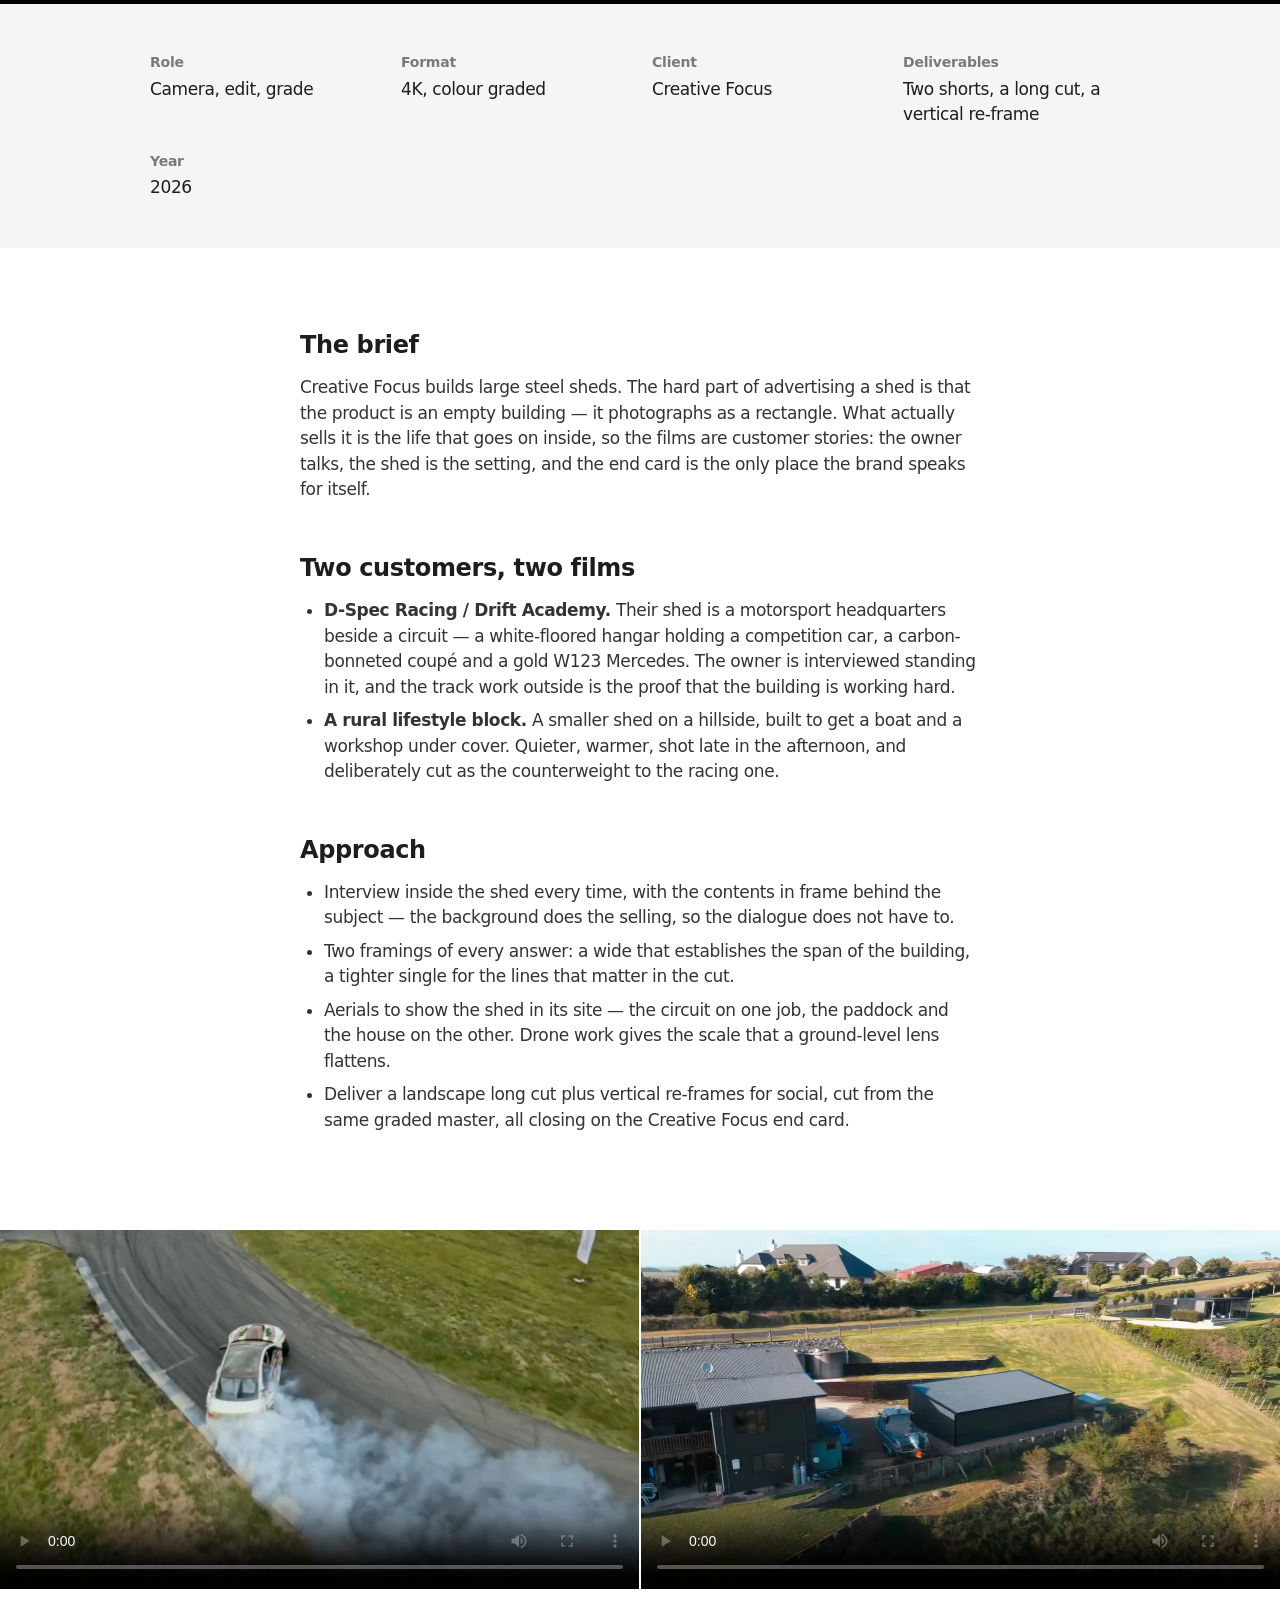
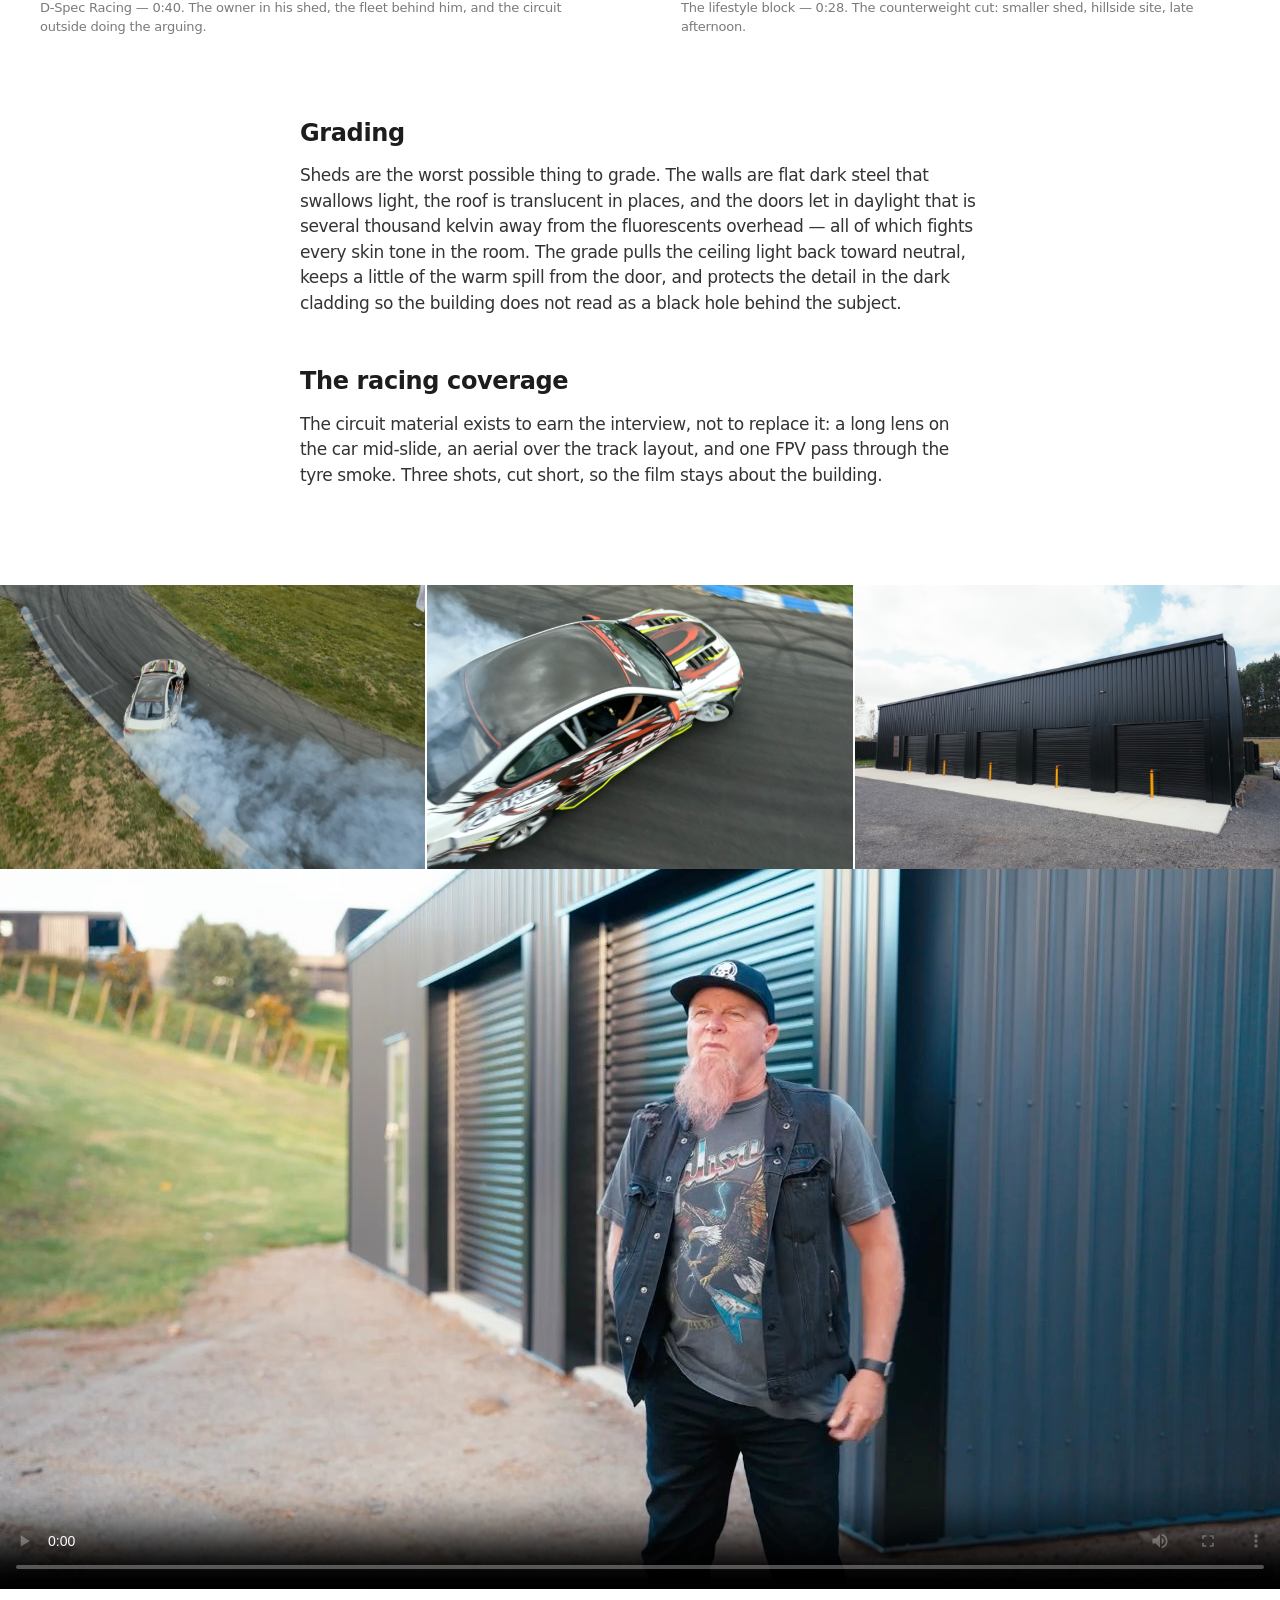
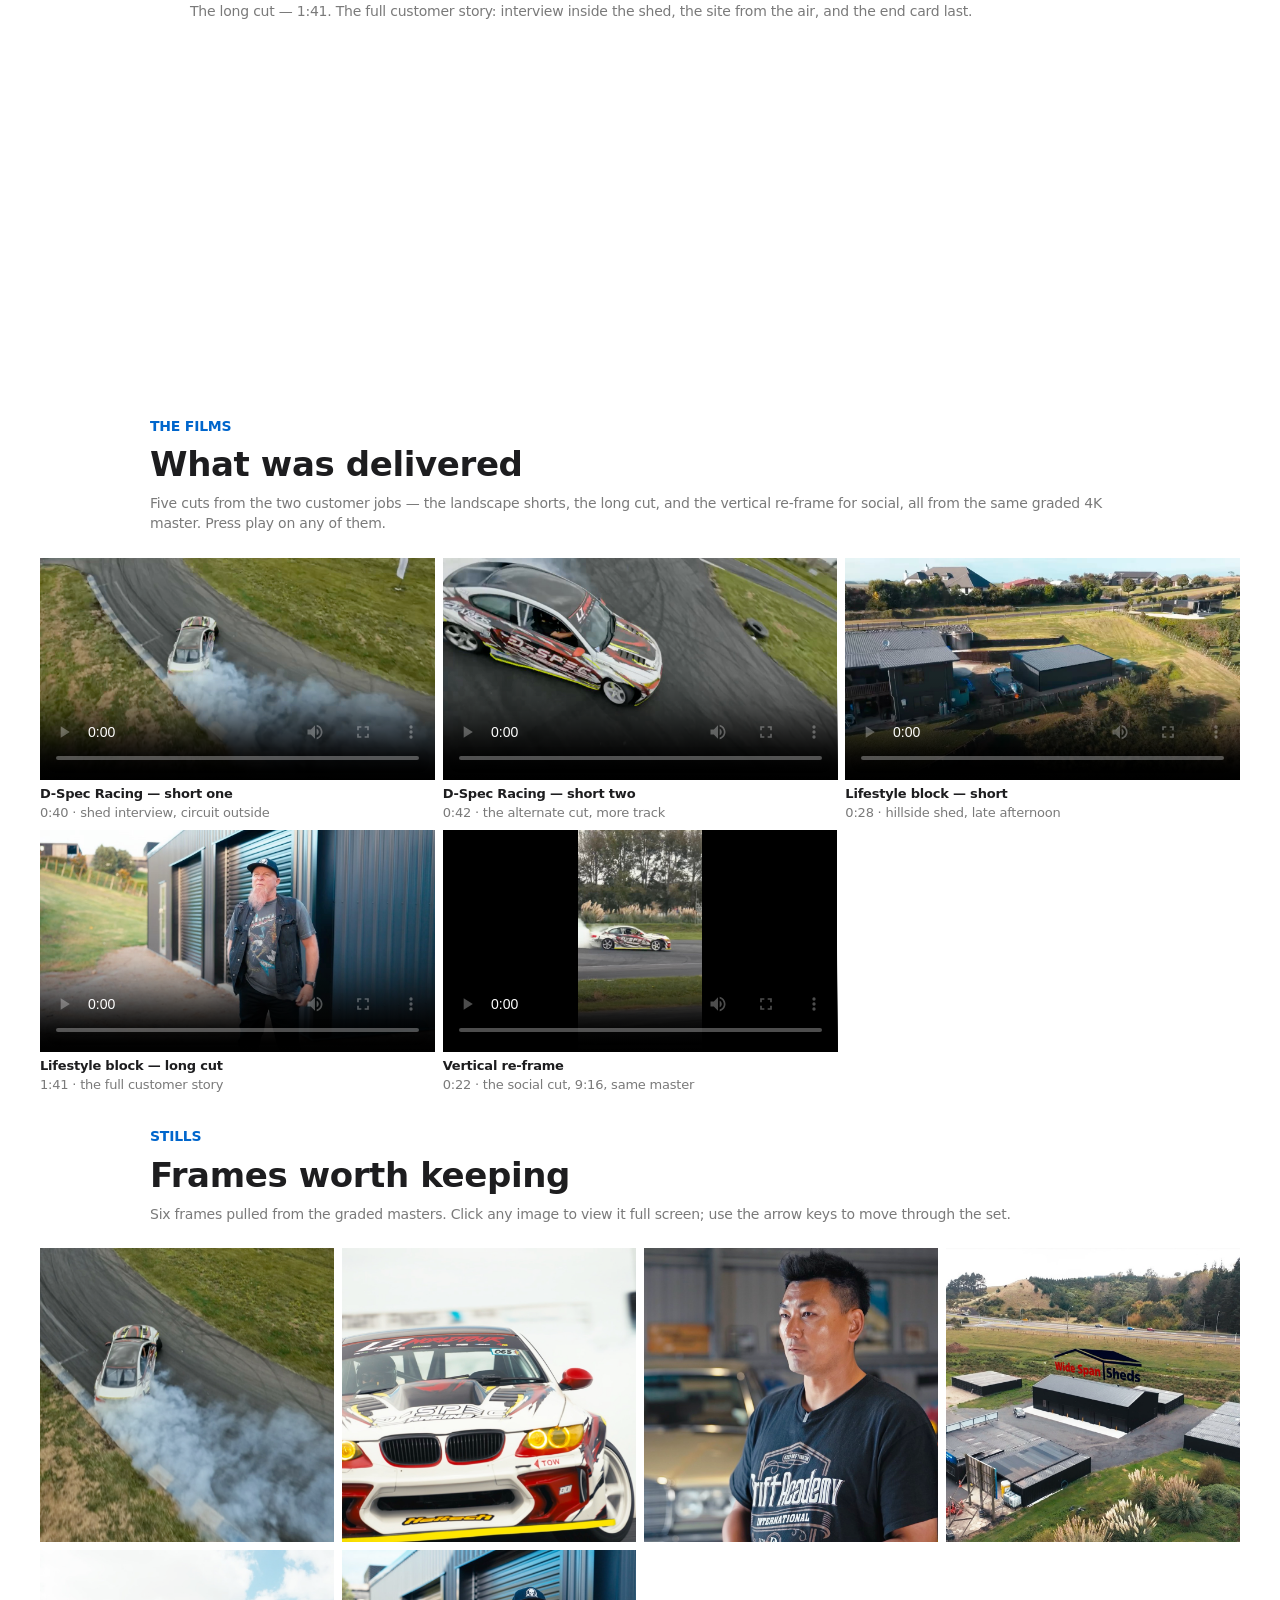
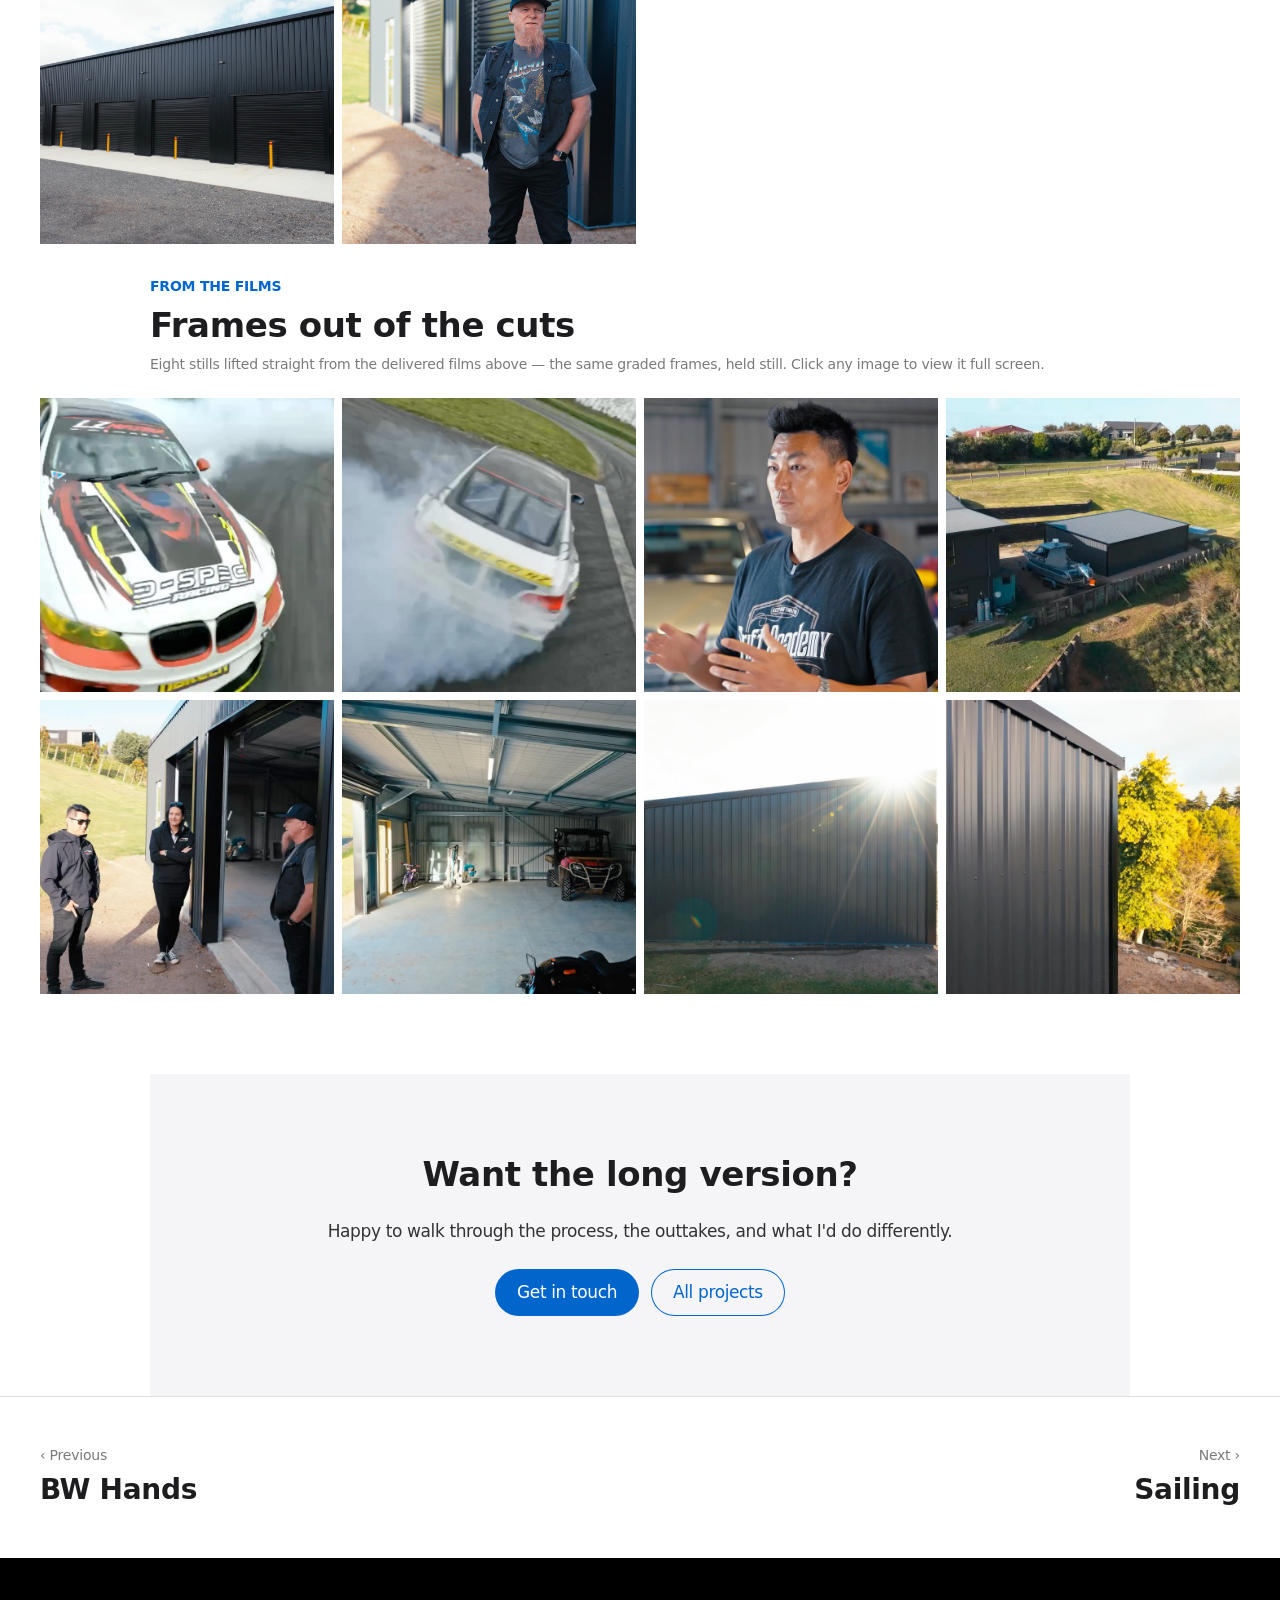
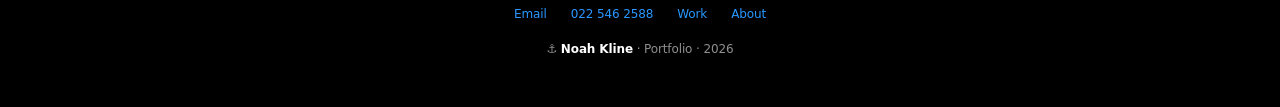
<file: work/drifting.html>
<!DOCTYPE html>
<html lang="en">
<head>
<meta charset="UTF-8">
<meta name="viewport" content="width=device-width, initial-scale=1.0">
<title>Work with Creative Focus — Noah Kline</title>
<meta name="description" content="Commercial customer-story films for Creative Focus: two shed owners, their buildings and what they keep in them. Shot and graded in 4K.">
<link rel="icon" href="../assets/favicon.svg" type="image/svg+xml">
<link rel="alternate icon" href="../assets/favicon-32.png" sizes="32x32">
<link rel="apple-touch-icon" href="../assets/apple-touch-icon.png">
<meta name="theme-color" content="#000000">
<meta property="og:type" content="article">
<meta property="og:site_name" content="Noah Kline">
<meta property="og:title" content="Work with Creative Focus — Noah Kline">
<meta property="og:description" content="Commercial customer-story films for Creative Focus: two shed owners, their buildings and what they keep in them. Shot and graded in 4K.">
<meta property="og:image" content="../assets/og-image.jpg">
<meta property="og:image:width" content="1200">
<meta property="og:image:height" content="630">
<meta name="twitter:card" content="summary_large_image">
<meta name="twitter:title" content="Work with Creative Focus — Noah Kline">
<meta name="twitter:description" content="Commercial customer-story films for Creative Focus: two shed owners, their buildings and what they keep in them. Shot and graded in 4K.">
<meta name="twitter:image" content="../assets/og-image.jpg">
<link rel="stylesheet" href="../assets/css/site.css">
</head>
<body>

<div class="grain" aria-hidden="true"></div>
<nav class="global">
  <a class="brand" href="../index.html">Noah Kline</a>
  <span class="nav-links">
    <a href="../index.html#work">Work</a>
    <a href="../index.html#about">About</a>
    <a href="../index.html#contact">Contact</a>
  </span>
</nav>

<header class="cs-hero">
  <div class="img-slot" style="background-image:url('../assets/drifting/hero.jpg'); background-position:center 45%;" aria-hidden="true"></div>
  <div class="scrim" aria-hidden="true"></div>
  <div class="content stagger in">
    <div class="kicker">Commercial film · 4K</div>
    <h1 class="t-hero">Work with Creative Focus</h1>
    <p class="lead t-lead">Customer-story films for a shed builder — two owners, two very different buildings, and what each one made possible.</p>
  </div>
</header>

<!-- =====================================================================
     ROUND 8 (item 1b) — HERO SHOT: the same drifth265.mov used on the Lost
     Spring page, built with the APPROVED Sailing scroll-stage component.
     Nothing here is new engineering: it reuses .video-stage from
     assets/css/site.css and the [data-video-stage] progress handler in
     assets/js/site.js verbatim (both already attach generically via
     querySelectorAll, so no JS/CSS change was needed to use them here).
     The clip starts inset with a large corner radius and grows edge to edge
     as you scroll; --r7p defaults to 1 so a visitor with JS blocked simply
     gets the finished full-bleed frame.
     Same shipped file as Lost Spring: video/drift-h265.mp4, H.264, 42.008s,
     14.5 MB, NO audio track at all (see the Lost Spring comment for the
     transcode line and the Drive id).
     Reduced motion: the stylesheet drops the sticky/track/transform
     machinery and data-loop-video leaves the clip paused on its poster.
     ===================================================================== -->
<section class="video-stage" data-video-stage aria-label="FPV drone chase of a drift car at the circuit">
  <div class="vs-track">
    <div class="vs-sticky">
      <div class="vs-frame">
        <video data-loop-video muted loop playsinline preload="metadata" width="1280" height="720"
               poster="../video/drift-h265-poster.jpg"
               aria-label="FPV drone chase: a liveried drift car slides through its own tyre smoke around the circuit beside the shed">
          <source src="../video/drift-h265.mp4" type="video/mp4">
        </video>
        <div class="vs-scrim" aria-hidden="true"></div>
      </div>
      <div class="vs-copy">
        <div class="eyebrow">At the circuit</div>
        <p class="t-lead">The shed is the headquarters. This is what goes on outside its doors.</p>
      </div>
    </div>
  </div>
</section>

<section class="cs-meta reveal">
  <dl class="inner">
    <div><dt>Role</dt><dd>Camera, edit, grade</dd></div>
    <div><dt>Format</dt><dd>4K, colour graded</dd></div>
    <div><dt>Client</dt><dd>Creative Focus</dd></div>
    <div><dt>Deliverables</dt><dd>Two shorts, a long cut, a vertical re-frame</dd></div>
    <div><dt>Year</dt><dd>2026</dd></div>
  </dl>
</section>


<section class="section reveal">
  <div class="prose">
    <h3>The brief</h3>
    <p>Creative Focus builds large steel sheds. The hard part of advertising a shed is that the product is an empty building — it photographs as a rectangle. What actually sells it is the life that goes on inside, so the films are customer stories: the owner talks, the shed is the setting, and the end card is the only place the brand speaks for itself.</p>

    <h3>Two customers, two films</h3>
    <ul>
      <li><b>D-Spec Racing / Drift Academy.</b> Their shed is a motorsport headquarters beside a circuit — a white-floored hangar holding a competition car, a carbon-bonneted coupé and a gold W123 Mercedes. The owner is interviewed standing in it, and the track work outside is the proof that the building is working hard.</li>
      <li><b>A rural lifestyle block.</b> A smaller shed on a hillside, built to get a boat and a workshop under cover. Quieter, warmer, shot late in the afternoon, and deliberately cut as the counterweight to the racing one.</li>
    </ul>

    <h3>Approach</h3>
    <ul>
      <li>Interview inside the shed every time, with the contents in frame behind the subject — the background does the selling, so the dialogue does not have to.</li>
      <li>Two framings of every answer: a wide that establishes the span of the building, a tighter single for the lines that matter in the cut.</li>
      <li>Aerials to show the shed in its site — the circuit on one job, the paddock and the house on the other. Drone work gives the scale that a ground-level lens flattens.</li>
      <li>Deliver a landscape long cut plus vertical re-frames for social, cut from the same graded master, all closing on the Creative Focus end card.</li>
    </ul>
  </div>
</section>

<!-- =====================================================================
     ROUND 6 — this row was two frame-grab stills (garage-wide, shop-b).
     Both of those frames are still published in the stills row further down,
     so nothing is lost; the slot now carries the actual deliverables.
     These are graded cuts with a soundtrack, so they are click-to-play:
     nothing moves until the visitor asks, which makes them reduced-motion
     safe by construction with no prefers-reduced-motion branch needed.
     Sources: "Copy of Copy of Sky Short 1 CG 4k.mp4" and
     "Copy of Copy of Nail Short 1 CG 4k.mp4", Drive folder "Drifting".
     Ids and transcode settings are in TODO.md round 6.
     ===================================================================== -->
<div class="video-row cols-2 reveal">
  <figure>
    <video controls preload="metadata" playsinline width="1280" height="720"
           poster="../video/wss-sky-1-poster.jpg"
           aria-label="The D-Spec Racing short film, forty seconds">
      <source src="../video/wss-sky-1.mp4" type="video/mp4">
    </video>
    <figcaption>D-Spec Racing &mdash; 0:40. The owner in his shed, the fleet behind him, and the circuit outside doing the arguing.</figcaption>
  </figure>
  <figure>
    <video controls preload="metadata" playsinline width="1280" height="720"
           poster="../video/wss-nail-1-poster.jpg"
           aria-label="The lifestyle-block short film, twenty-eight seconds">
      <source src="../video/wss-nail-1.mp4" type="video/mp4">
    </video>
    <figcaption>The lifestyle block &mdash; 0:28. The counterweight cut: smaller shed, hillside site, late afternoon.</figcaption>
  </figure>
</div>

<section class="section reveal">
  <div class="prose">
    <h3>Grading</h3>
    <p>Sheds are the worst possible thing to grade. The walls are flat dark steel that swallows light, the roof is translucent in places, and the doors let in daylight that is several thousand kelvin away from the fluorescents overhead — all of which fights every skin tone in the room. The grade pulls the ceiling light back toward neutral, keeps a little of the warm spill from the door, and protects the detail in the dark cladding so the building does not read as a black hole behind the subject.</p>

    <h3>The racing coverage</h3>
    <p>The circuit material exists to earn the interview, not to replace it: a long lens on the car mid-slide, an aerial over the track layout, and one FPV pass through the tyre smoke. Three shots, cut short, so the film stays about the building.</p>
  </div>
</section>

<!-- =====================================================================
     ROUND 3 (item 8) — THIRD SLOT IN THIS ROW.
     Slots 1 and 2 (shop-a, site-b) are unchanged: Noah confirmed those two.
     Slot 3 was site-c.jpg (a flat late-afternoon exterior). It is now a 5s
     muted loop instead of a photo, which is what Noah asked to try.

     Why this clip and not a drift car: the racing material in the shorts is
     cut at roughly 0.3-0.7s per shot, so nothing in it survives being looped
     — verified by sampling 5.5-11.0s at 0.35s intervals. The black-shed
     exterior at 24.4-29.4s is the one genuinely continuous, smoothly moving,
     evenly exposed span in the whole clip, and a shed builder's flagship
     building is the right subject for the slot anyway.
     Source: "Copy of Copy of Sky Short 1 CG 4k.mp4" @24.4s +5.0s, 540p.

     >>> TODO - BLOCKED ON NOAH <<<
     Noah has an award-winning photograph — a FINALIST in the National Youth
     Art Awards, New Zealand — that he wants in THIS slot. He has not yet sent
     or identified which file it is, and it must not be guessed at. When he
     provides it: drop the <video> below, put the photo back in as a plain
     <img> (keep data-lightbox on the row so it opens full screen), and give
     it a caption naming the award. Mirrored in TODO.md item 9.
     ===================================================================== -->
<!-- ROUND 6: slots 1 and 2 are now the two photographs Noah explicitly wants
     kept on the page - the drift car coming round the track, and the aerial of
     it circling inside its own smoke. Slot 3 is unchanged from round 3. -->
<div class="gallery cols-3 reveal" data-lightbox="Creative Focus">
  <img src="../assets/drifting/aerial-donut.jpg" alt="Aerial: the car drifting around the track inside its own tyre smoke" loading="lazy">
  <img src="../assets/drifting/drift-slide.jpg" alt="The car mid-slide, smoke off the rear tyres" loading="lazy">
  <video data-loop-video muted loop playsinline preload="metadata"
         poster="../video/wss-shed-poster.jpg"
         aria-label="Five-second loop: a slow move along the length of the black steel shed">
    <source src="../video/wss-shed.mp4" type="video/mp4">
  </video>
</div>

<!-- ROUND 6: the long cut, full width. 1:41, graded, with sound.
     Source: "Copy of Copy of Nail CG 4k.mp4". -->
<figure class="figure-full reveal">
  <video controls preload="metadata" playsinline width="1280" height="720"
         poster="../video/wss-nail-main-poster.jpg"
         aria-label="The long cut for the lifestyle-block customer, one minute forty-one">
    <source src="../video/wss-nail-main.mp4" type="video/mp4">
  </video>
  <figcaption>The long cut &mdash; 1:41. The full customer story: interview inside the shed, the site from the air, and the end card last.</figcaption>
</figure>

<section class="section reveal">
  <div class="prose">
    <h3>What it taught</h3>
    <p>Most of the work on a job like this happens before the camera is switched on: deciding where the subject stands so that one frame carries the whole story of the business. Everything after that is coverage.</p>
    <p>The other lesson was about whose story it is. The brief was a shed company's, but nobody is moved by a shed — so the film belongs to the customer, and the client gets the last four seconds. That restraint is what makes it work as advertising.</p>
  </div>
</section>


<!-- =====================================================================
     FULL GALLERY (Round 3, item 7) — assets/js/lightbox.js
     ===================================================================== -->
<!-- =====================================================================
     ROUND 6 — "Every frame" was twenty frame-grab stills. It is now an index
     of the delivered films first, with a short row of stills kept underneath:
     the drift-around-track aerial and five other frames Noah wanted held on
     the page. Videos outnumber stills here by design.
     The stills row keeps data-lightbox so the viewer still pages the set.
     ===================================================================== -->
<section class="gallery-full reveal">
  <div class="gf-head">
    <div class="eyebrow">The films</div>
    <h2 class="t-display-md">What was delivered</h2>
    <p>Five cuts from the two customer jobs &mdash; the landscape shorts, the long cut, and the vertical re-frame for social, all from the same graded 4K master. Press play on any of them.</p>
  </div>
  <div class="video-grid">
    <figure>
      <video controls preload="metadata" playsinline width="1280" height="720" poster="../video/wss-sky-1-poster.jpg">
        <source src="../video/wss-sky-1.mp4" type="video/mp4">
      </video>
      <figcaption><span class="vg-name">D-Spec Racing &mdash; short one</span>0:40 &middot; shed interview, circuit outside</figcaption>
    </figure>
    <figure>
      <video controls preload="metadata" playsinline width="1280" height="720" poster="../video/wss-sky-2-poster.jpg">
        <source src="../video/wss-sky-2.mp4" type="video/mp4">
      </video>
      <figcaption><span class="vg-name">D-Spec Racing &mdash; short two</span>0:42 &middot; the alternate cut, more track</figcaption>
    </figure>
    <figure>
      <video controls preload="metadata" playsinline width="1280" height="720" poster="../video/wss-nail-1-poster.jpg">
        <source src="../video/wss-nail-1.mp4" type="video/mp4">
      </video>
      <figcaption><span class="vg-name">Lifestyle block &mdash; short</span>0:28 &middot; hillside shed, late afternoon</figcaption>
    </figure>
    <figure>
      <video controls preload="metadata" playsinline width="1280" height="720" poster="../video/wss-nail-main-poster.jpg">
        <source src="../video/wss-nail-main.mp4" type="video/mp4">
      </video>
      <figcaption><span class="vg-name">Lifestyle block &mdash; long cut</span>1:41 &middot; the full customer story</figcaption>
    </figure>
    <figure class="vg-vert">
      <video controls preload="metadata" playsinline width="720" height="1280" poster="../video/wss-broll-poster.jpg">
        <source src="../video/wss-broll.mp4" type="video/mp4">
      </video>
      <figcaption><span class="vg-name">Vertical re-frame</span>0:22 &middot; the social cut, 9:16, same master</figcaption>
    </figure>
  </div>

  <div class="gf-head" style="margin-top:var(--sp-xl)">
    <div class="eyebrow">Stills</div>
    <h2 class="t-display-md">Frames worth keeping</h2>
    <p>Six frames pulled from the graded masters. Click any image to view it full screen; use the arrow keys to move through the set.</p>
  </div>
  <div class="gf-grid" data-lightbox="Creative Focus">
    <img src="../assets/drifting/aerial-donut.jpg" alt="Aerial: the car drifting around the track inside its own tyre smoke" loading="lazy">
    <img src="../assets/drifting/drift-head-on.jpg" alt="Head-on telephoto: the competition car approaching under power" loading="lazy">
    <img src="../assets/drifting/garage-wide.jpg" alt="Workshop wide: interview framing with the fleet behind the subject" loading="lazy">
    <img src="../assets/drifting/aerial-branding.jpg" alt="Aerial with the Creative Focus branding on the building" loading="lazy">
    <img src="../assets/drifting/shed-long.jpg" alt="The full span of the shed from the apron" loading="lazy">
    <img src="../assets/drifting/site-d.jpg" alt="The owner outside the second shed" loading="lazy">
  </div>

  <!-- ===================================================================
       ROUND 7 — NEW. A second, smaller stills gallery sitting UNDER the
       video section, pulled straight out of the published films rather than
       out of the original camera masters. Eight frames, grabbed from the web
       encodes in video/ with ./_vidtool frames, so what is on screen here is
       exactly what plays above it. Timecodes are in the alt text and in
       TODO.md round 7. Same data-lightbox album value as every other row on
       the page, so the viewer still pages through the whole project.
       Files: assets/drifting/film-*.jpg (1280x720).
       =================================================================== -->
  <div class="gf-head" style="margin-top:var(--sp-xl)">
    <div class="eyebrow">From the films</div>
    <h2 class="t-display-md">Frames out of the cuts</h2>
    <p>Eight stills lifted straight from the delivered films above &mdash; the same graded frames, held still. Click any image to view it full screen.</p>
  </div>
  <div class="gf-grid" data-lightbox="Creative Focus">
    <img src="../assets/drifting/film-dspec-car.jpg" alt="Frame from D-Spec Racing short one at 0:08 &mdash; the competition car head-on, smoke off the rear tyres" loading="lazy">
    <img src="../assets/drifting/film-dspec-slide.jpg" alt="Frame from D-Spec Racing short two at 0:24 &mdash; the car from behind, mid-slide, smoke filling the left of frame" loading="lazy">
    <img src="../assets/drifting/film-dspec-owner.jpg" alt="Frame from D-Spec Racing short two at 0:19 &mdash; the owner mid-sentence, the fleet soft behind him" loading="lazy">
    <img src="../assets/drifting/film-block-aerial.jpg" alt="Frame from the lifestyle-block short at 0:10 &mdash; aerial of the shed, the boat and the hillside site" loading="lazy">
    <img src="../assets/drifting/film-block-door.jpg" alt="Frame from the lifestyle-block short at 0:14 &mdash; three people talking in the open shed door" loading="lazy">
    <img src="../assets/drifting/film-block-interior.jpg" alt="Frame from the long cut at 0:32 &mdash; inside the shed looking out through the roller door" loading="lazy">
    <img src="../assets/drifting/film-block-sunflare.jpg" alt="Frame from the long cut at 1:02 &mdash; late sun breaking over the ridge of the dark steel wall" loading="lazy">
    <img src="../assets/drifting/film-block-autumn.jpg" alt="Frame from the long cut at 1:22 &mdash; the corner of the shed against autumn trees" loading="lazy">
  </div>
</section>

<!-- ROUND 6: the original twenty-still "Every frame" grid was removed here.
     Six of those frames are published in the "Frames worth keeping" row above;
     every remaining file still exists in assets/drifting/ and can be restored
     from git history if Noah wants more of them back. -->

<section class="section center band reveal">
  <h2 class="t-display-md">Want the long version?</h2>
  <p class="body">Happy to walk through the process, the outtakes, and what I'd do differently.</p>
  <div class="cta-row" style="display:flex;gap:var(--sp-sm);justify-content:center;flex-wrap:wrap;margin-top:var(--sp-lg)">
    <a class="btn btn-primary magnetic" href="mailto:persnalfornak@gmail.com">Get in touch</a>
    <a class="btn btn-ghost magnetic" href="../index.html#work">All projects</a>
  </div>
</section>

<nav class="pager reveal" aria-label="More projects">
  <a href="bw-hands.html"><div class="dir">&lsaquo; Previous</div><div class="name">BW Hands</div></a>
  <a href="sailing.html"><div class="dir">Next &rsaquo;</div><div class="name">Sailing</div></a>
</nav>
<footer class="site" id="contact">
  <div class="links">
    <a href="mailto:persnalfornak@gmail.com">Email</a>
    <a href="tel:+64225462588">022 546 2588</a>
    <a href="../index.html#work">Work</a>
    <a href="../index.html#about">About</a>
  </div>
  &#9875; <b>Noah Kline</b> &middot; Portfolio &middot; 2026
</footer>

<script src="../assets/js/site.js"></script>
<script src="../assets/js/lightbox.js"></script>
<!-- OPTIONAL: magnetic buttons. Delete this one line to remove the effect. -->
<script src="../assets/js/magnetic.js"></script>
</body>
</html>
</file>
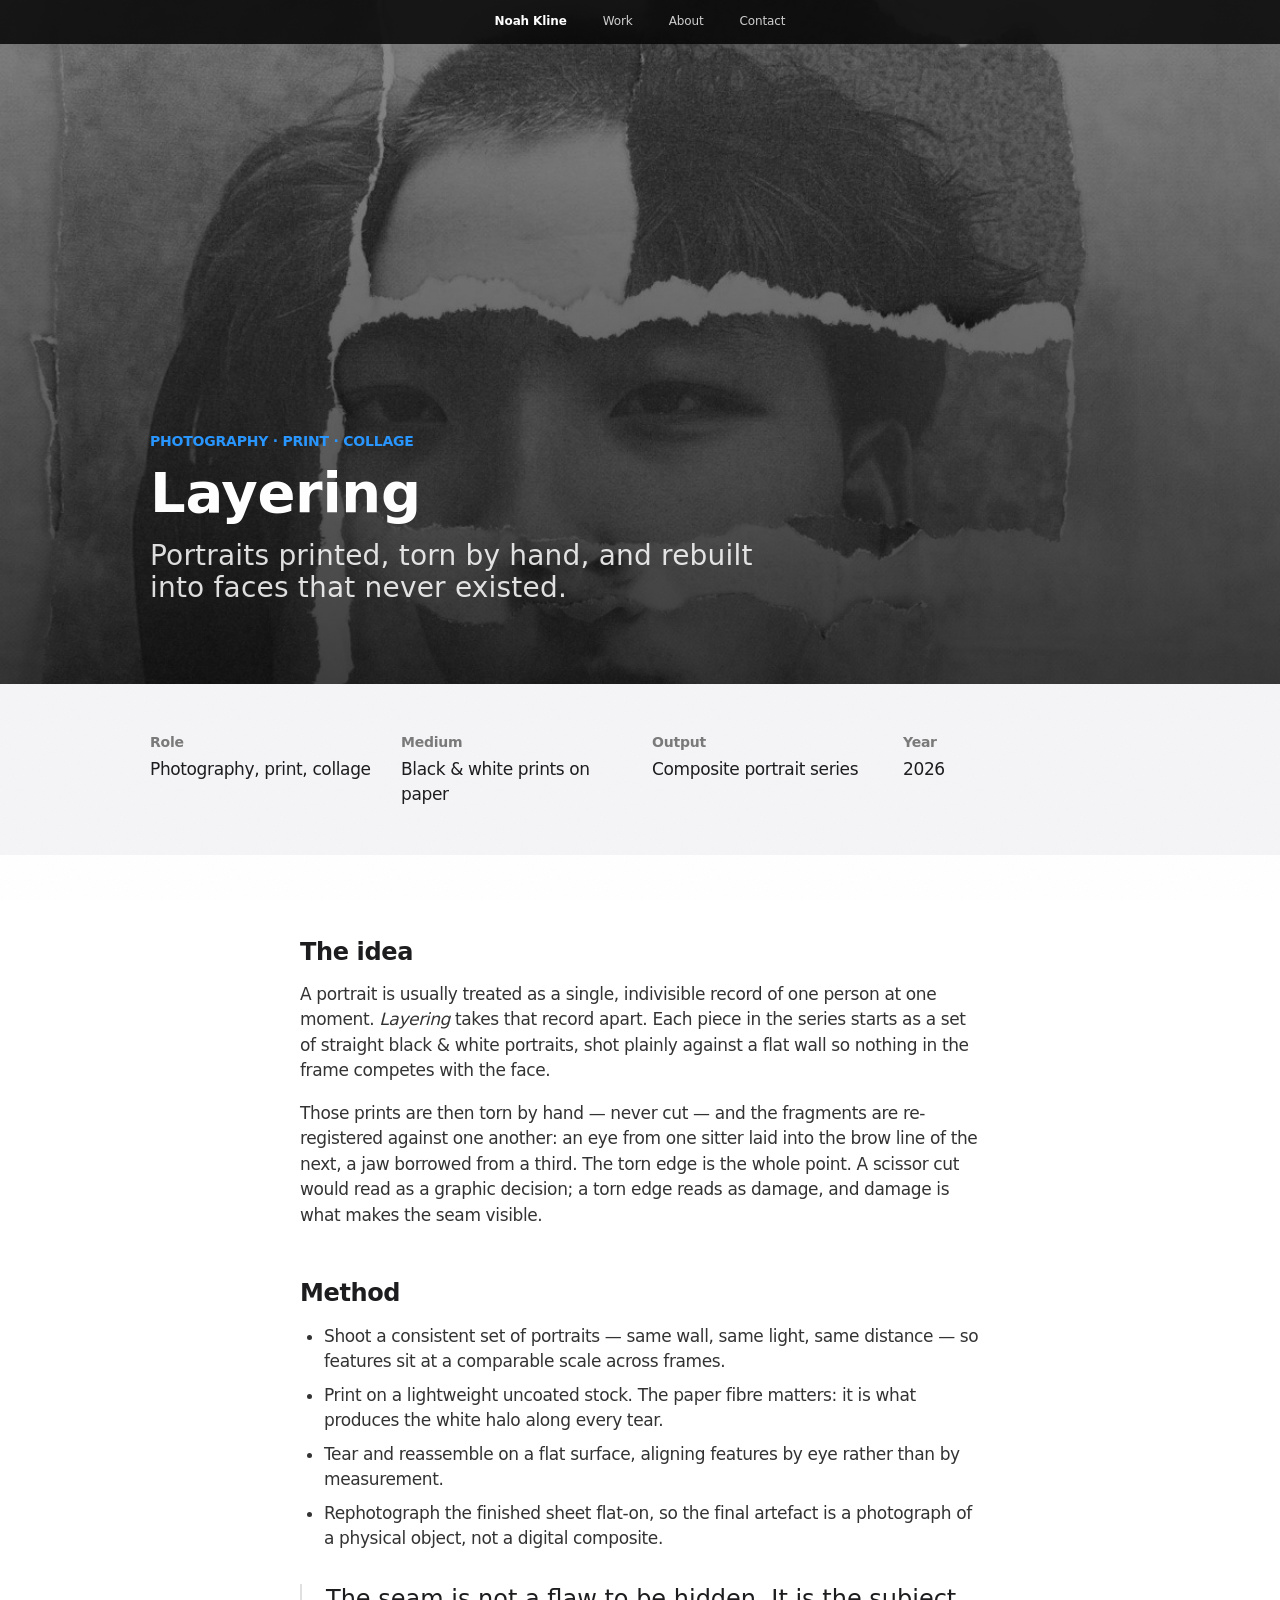
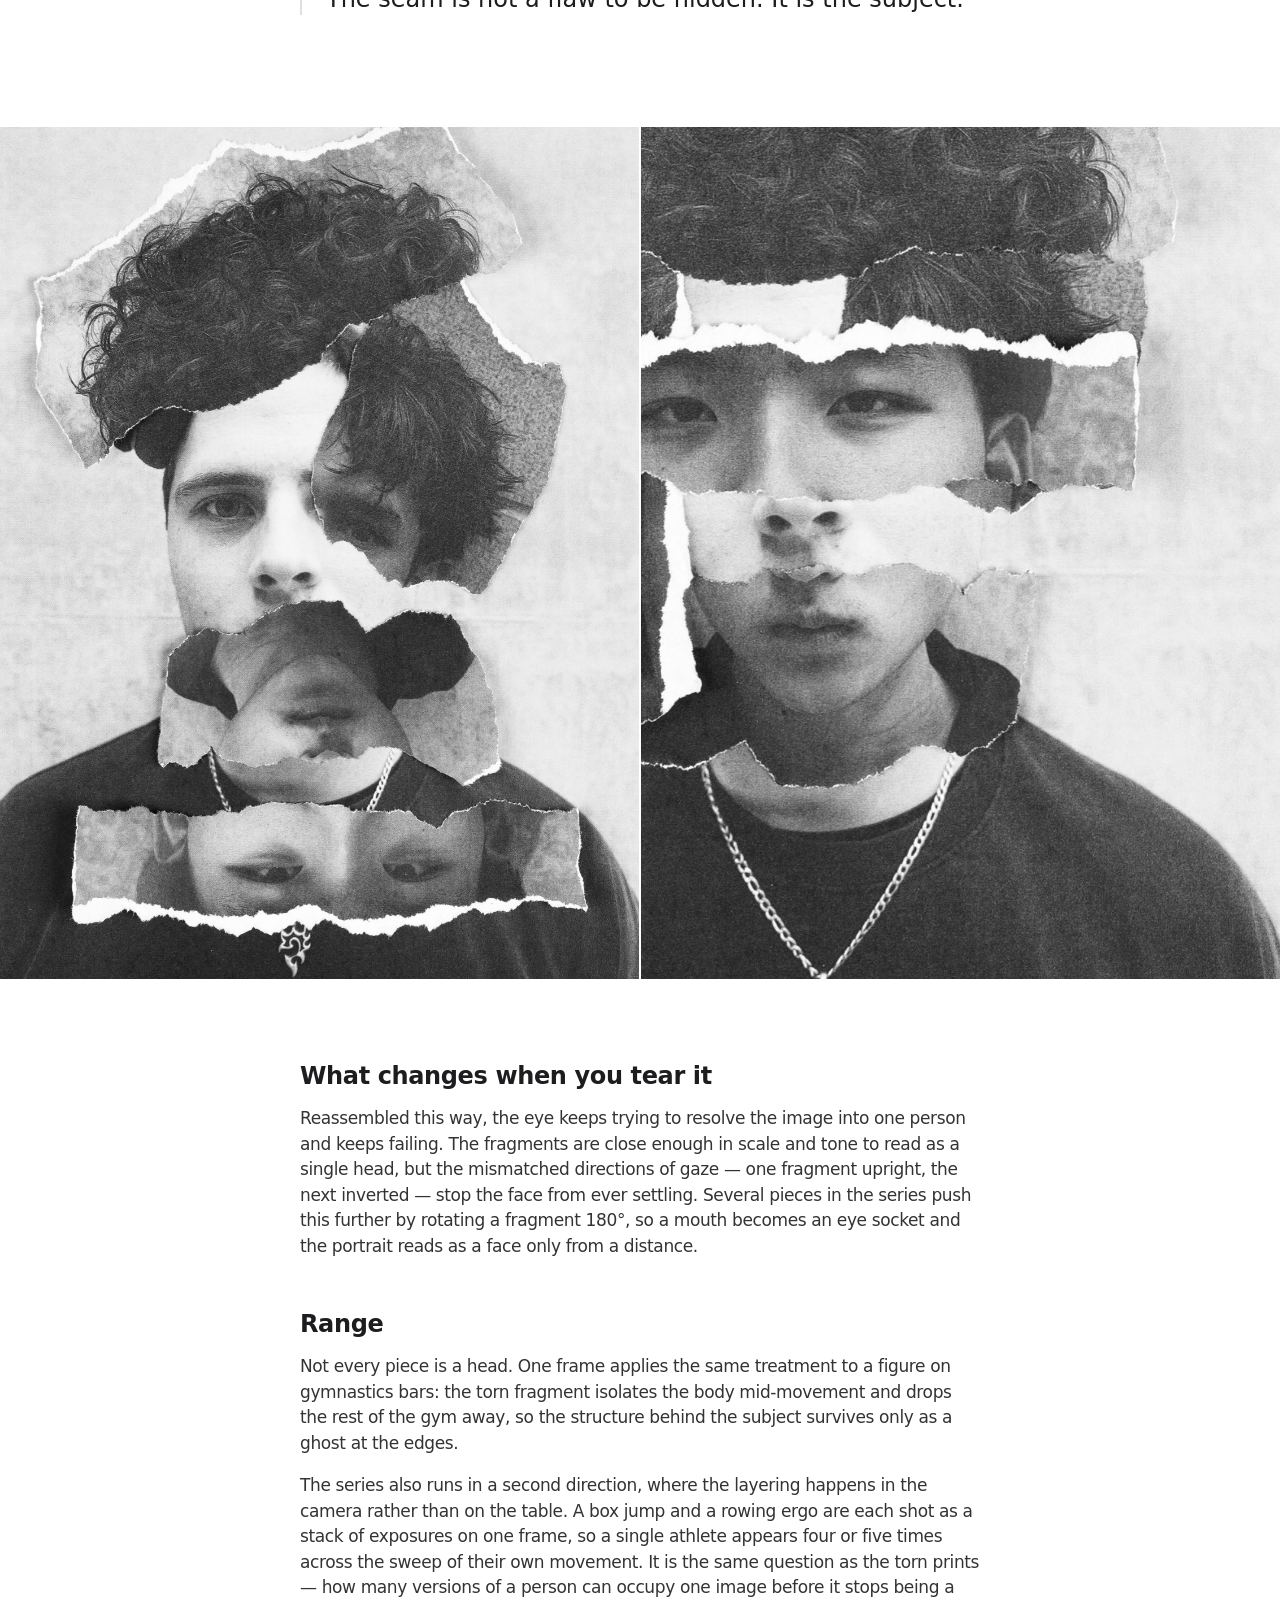
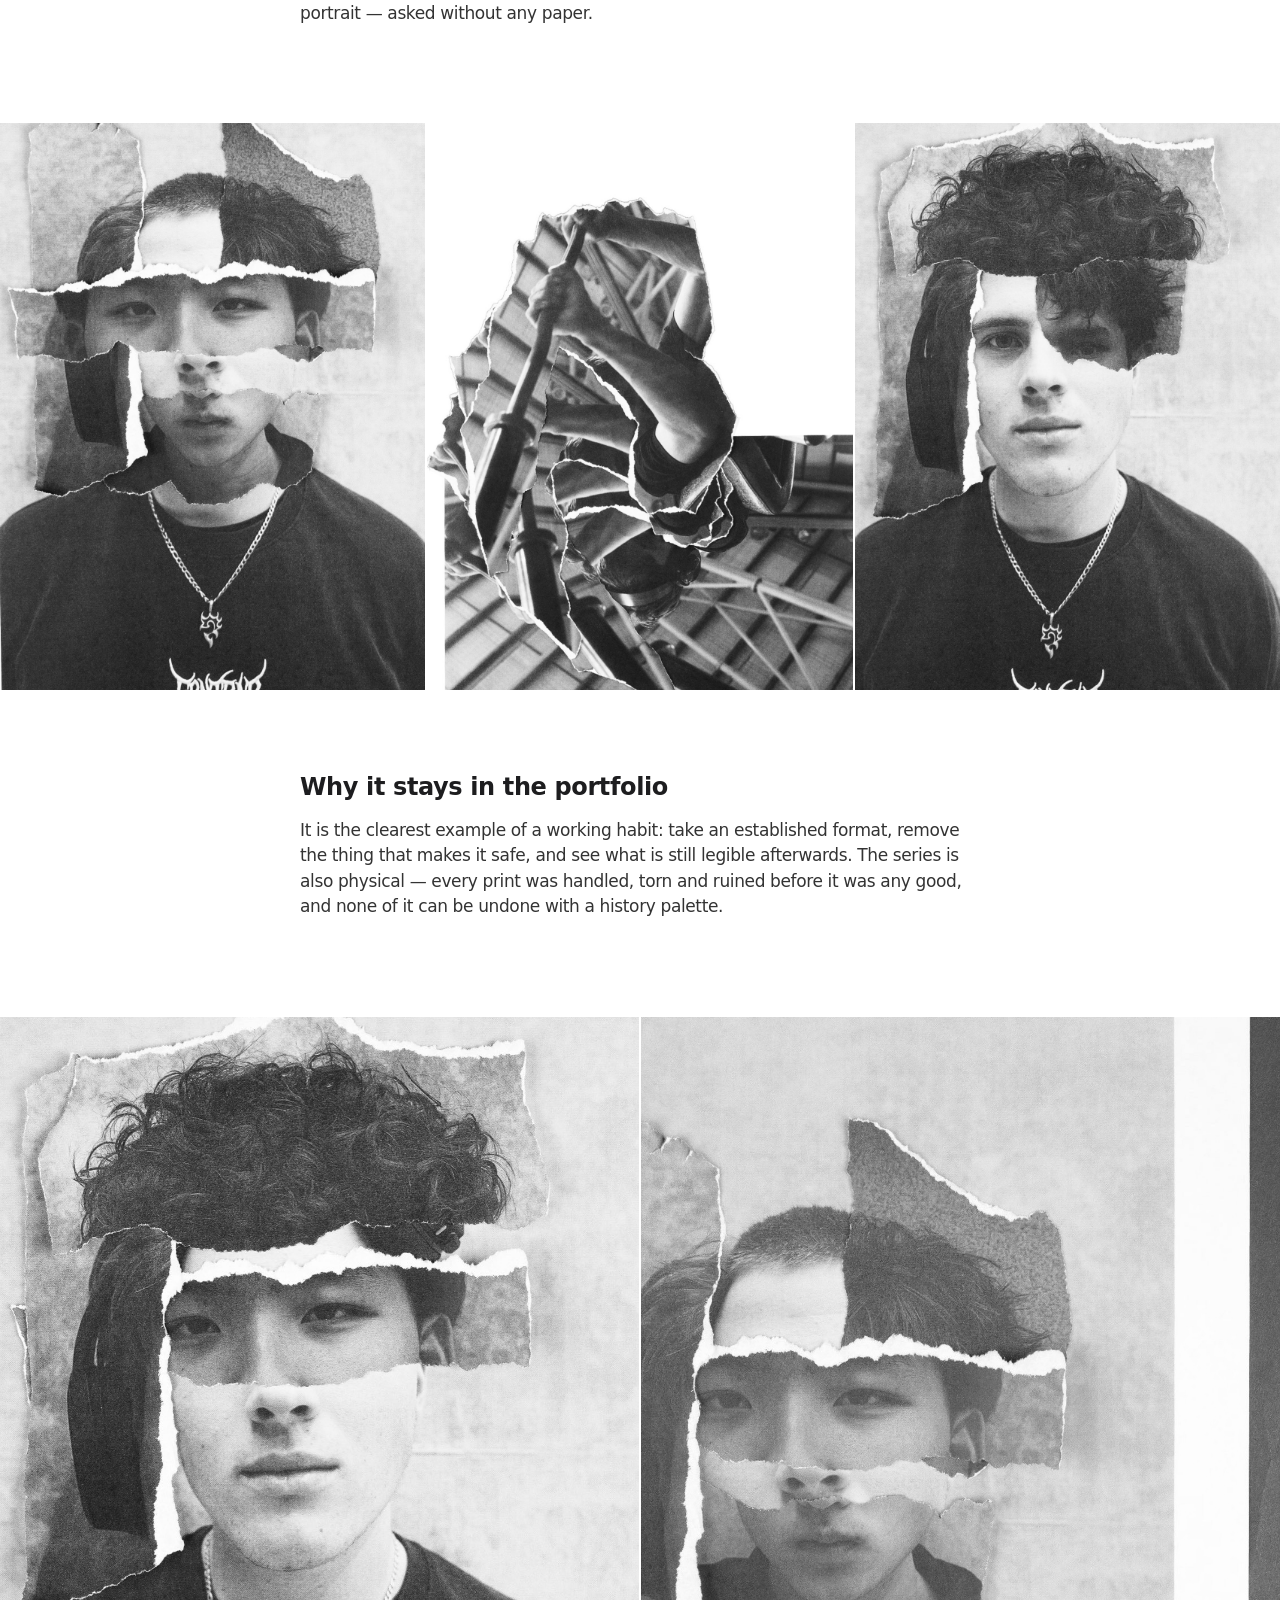
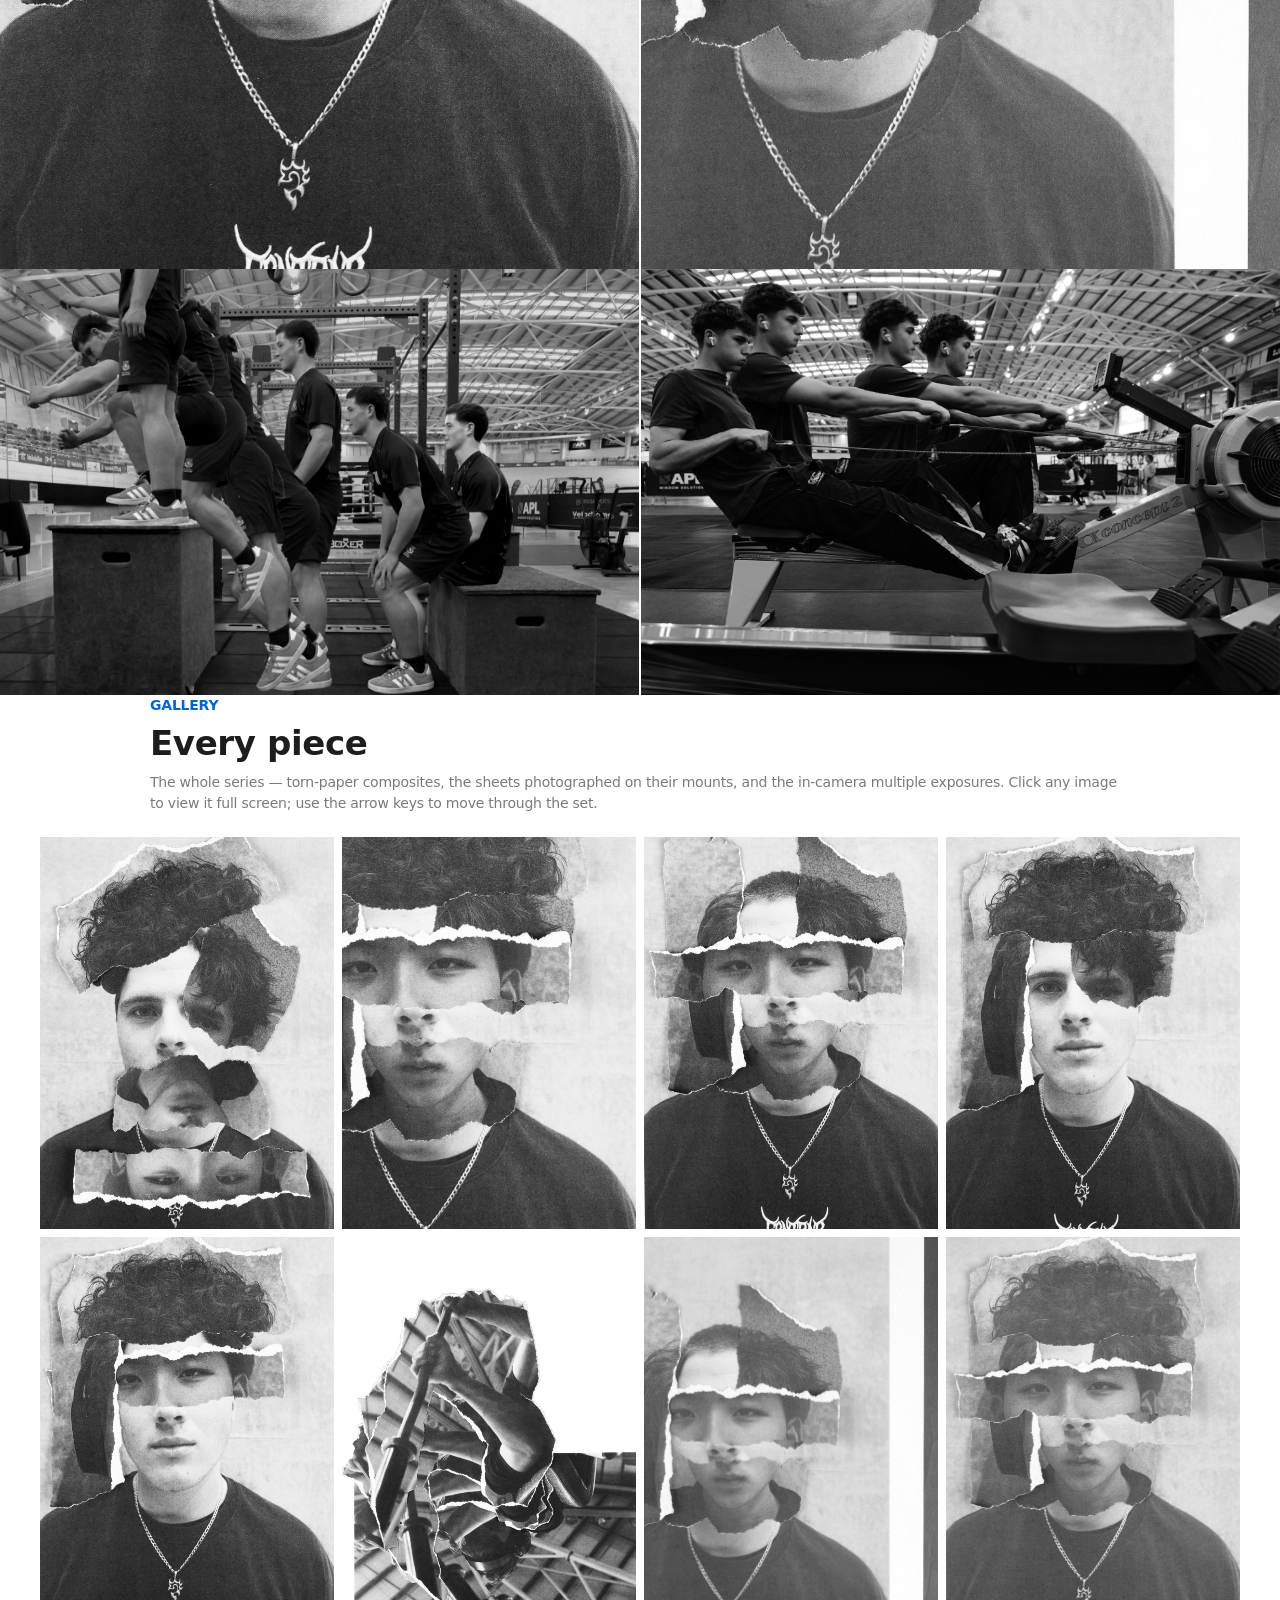
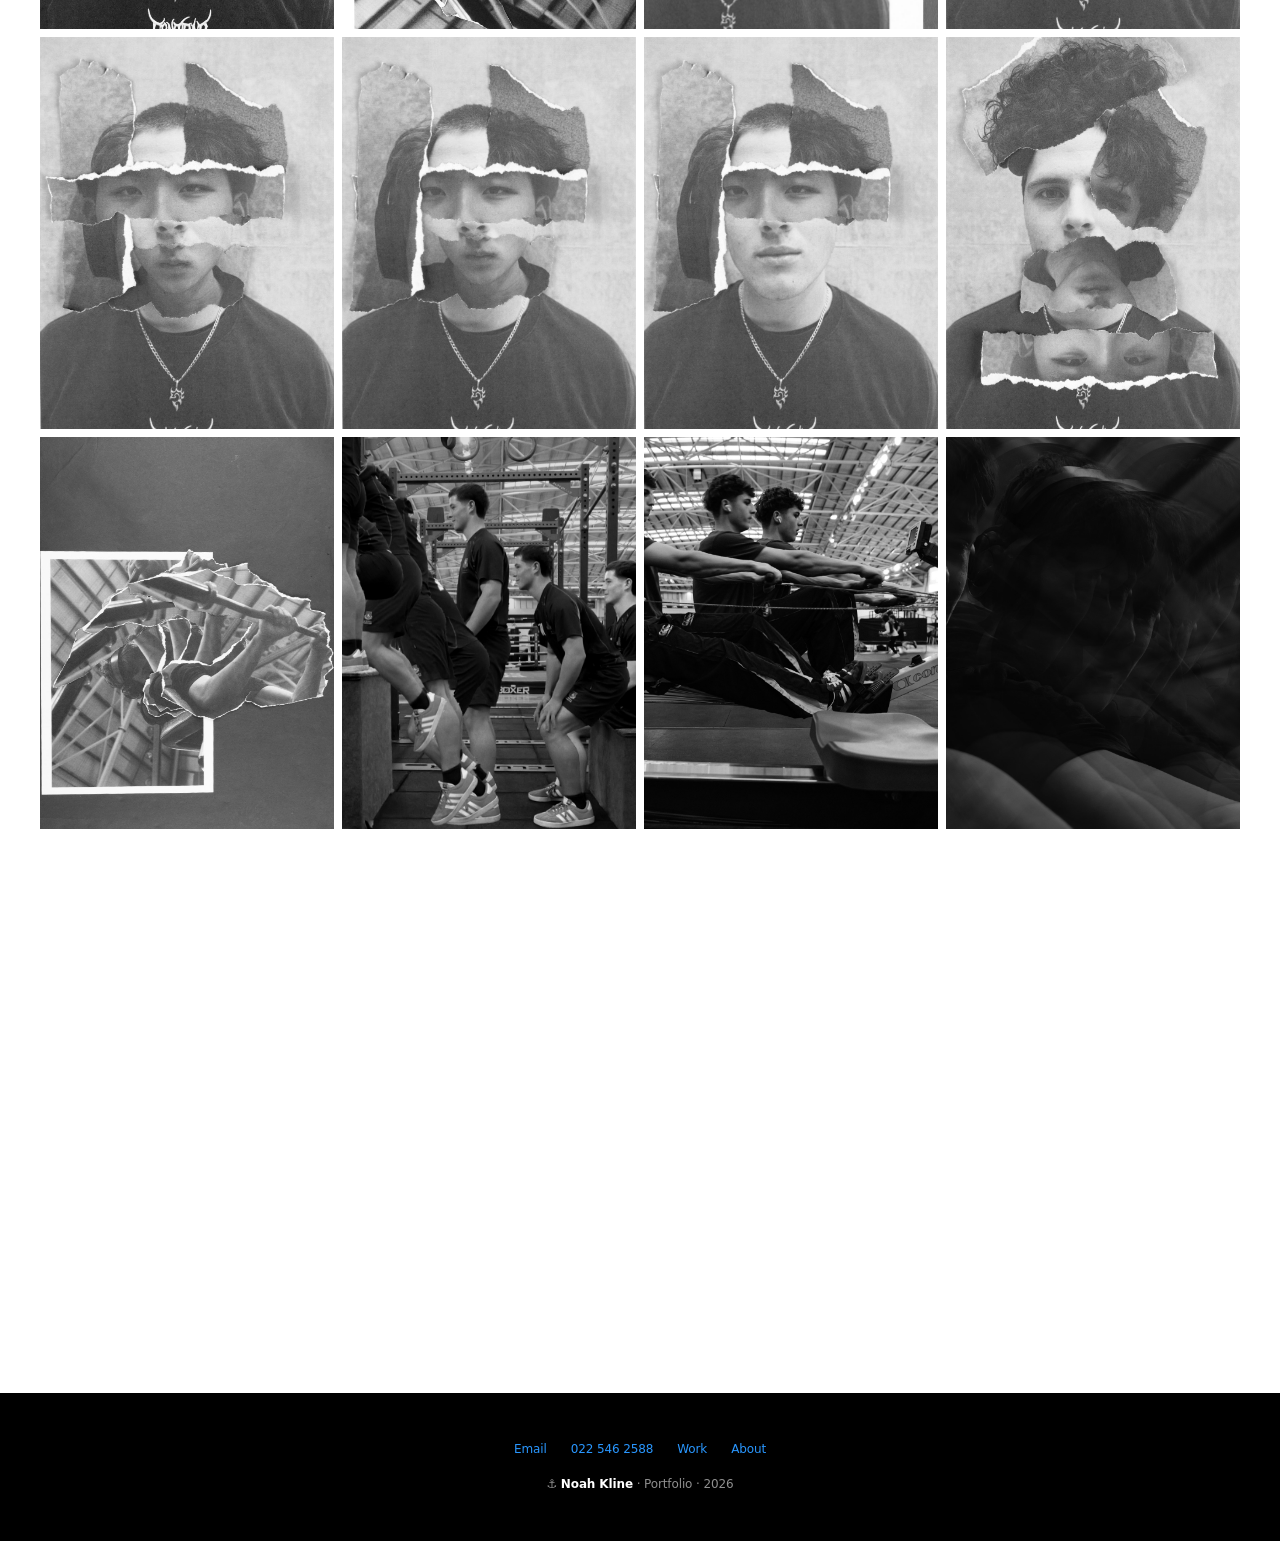
<file: work/layering.html>
<!DOCTYPE html>
<html lang="en">
<head>
<meta charset="UTF-8">
<meta name="viewport" content="width=device-width, initial-scale=1.0">
<title>Layering — Noah Kline</title>
<meta name="description" content="A torn-paper photomontage series: black & white portraits printed, hand-torn and re-registered into composite faces, then rephotographed.">
<link rel="icon" href="../assets/favicon.svg" type="image/svg+xml">
<link rel="alternate icon" href="../assets/favicon-32.png" sizes="32x32">
<link rel="apple-touch-icon" href="../assets/apple-touch-icon.png">
<meta name="theme-color" content="#000000">
<meta property="og:type" content="article">
<meta property="og:site_name" content="Noah Kline">
<meta property="og:title" content="Layering — Noah Kline">
<meta property="og:description" content="A torn-paper photomontage series: black & white portraits printed, hand-torn and re-registered into composite faces, then rephotographed.">
<meta property="og:image" content="../assets/og-image.jpg">
<meta property="og:image:width" content="1200">
<meta property="og:image:height" content="630">
<meta name="twitter:card" content="summary_large_image">
<meta name="twitter:title" content="Layering — Noah Kline">
<meta name="twitter:description" content="A torn-paper photomontage series: black & white portraits printed, hand-torn and re-registered into composite faces, then rephotographed.">
<meta name="twitter:image" content="../assets/og-image.jpg">
<link rel="stylesheet" href="../assets/css/site.css">
</head>
<body>

<div class="grain" aria-hidden="true"></div>
<nav class="global">
  <a class="brand" href="../index.html">Noah Kline</a>
  <span class="nav-links">
    <a href="../index.html#work">Work</a>
    <a href="../index.html#about">About</a>
    <a href="../index.html#contact">Contact</a>
  </span>
</nav>

<header class="cs-hero">
  <!-- ROUND 3 (item 3): uses the same cropped/neutral-greyscale derivative as the
       homepage tile. hero.jpg is the print still on its white mount, and this
       header crops wide, so the mount showed as pale bands down both sides. -->
  <div class="img-slot" style="background-image:url('../assets/layering/tile-bw.jpg'); background-position:center 38%;" aria-hidden="true"></div>
  <div class="scrim" aria-hidden="true"></div>
  <div class="content stagger in">
    <div class="kicker">Photography · Print · Collage</div>
    <h1 class="t-hero">Layering</h1>
    <p class="lead t-lead">Portraits printed, torn by hand, and rebuilt into faces that never existed.</p>
  </div>
</header>

<section class="cs-meta reveal">
  <dl class="inner">
    <div><dt>Role</dt><dd>Photography, print, collage</dd></div>
    <div><dt>Medium</dt><dd>Black &amp; white prints on paper</dd></div>
    <div><dt>Output</dt><dd>Composite portrait series</dd></div>
    <div><dt>Year</dt><dd>2026</dd></div>
  </dl>
</section>


<section class="section reveal">
  <div class="prose">
    <h3>The idea</h3>
    <p>A portrait is usually treated as a single, indivisible record of one person at one moment. <em>Layering</em> takes that record apart. Each piece in the series starts as a set of straight black &amp; white portraits, shot plainly against a flat wall so nothing in the frame competes with the face.</p>
    <p>Those prints are then torn by hand — never cut — and the fragments are re-registered against one another: an eye from one sitter laid into the brow line of the next, a jaw borrowed from a third. The torn edge is the whole point. A scissor cut would read as a graphic decision; a torn edge reads as damage, and damage is what makes the seam visible.</p>

    <h3>Method</h3>
    <ul>
      <li>Shoot a consistent set of portraits — same wall, same light, same distance — so features sit at a comparable scale across frames.</li>
      <li>Print on a lightweight uncoated stock. The paper fibre matters: it is what produces the white halo along every tear.</li>
      <li>Tear and reassemble on a flat surface, aligning features by eye rather than by measurement.</li>
      <li>Rephotograph the finished sheet flat-on, so the final artefact is a photograph of a physical object, not a digital composite.</li>
    </ul>

    <blockquote>The seam is not a flaw to be hidden. It is the subject.</blockquote>
  </div>
</section>

<div class="gallery cols-2 tall reveal" data-lightbox="Layering">
  <img src="../assets/layering/benkoshup.jpg" alt="Composite portrait: two sitters re-registered along the brow line" loading="lazy">
  <img src="../assets/layering/koshben.jpg" alt="Composite portrait: inverted features layered over a single base frame" loading="lazy">
</div>

<section class="section reveal">
  <div class="prose">
    <h3>What changes when you tear it</h3>
    <p>Reassembled this way, the eye keeps trying to resolve the image into one person and keeps failing. The fragments are close enough in scale and tone to read as a single head, but the mismatched directions of gaze — one fragment upright, the next inverted — stop the face from ever settling. Several pieces in the series push this further by rotating a fragment 180°, so a mouth becomes an eye socket and the portrait reads as a face only from a distance.</p>

    <h3>Range</h3>
    <p>Not every piece is a head. One frame applies the same treatment to a figure on gymnastics bars: the torn fragment isolates the body mid-movement and drops the rest of the gym away, so the structure behind the subject survives only as a ghost at the edges.</p>
    <p>The series also runs in a second direction, where the layering happens in the camera rather than on the table. A box jump and a rowing ergo are each shot as a stack of exposures on one frame, so a single athlete appears four or five times across the sweep of their own movement. It is the same question as the torn prints — how many versions of a person can occupy one image before it stops being a portrait — asked without any paper.</p>
  </div>
</section>

<div class="gallery cols-3 tall reveal" data-lightbox="Layering">
  <img src="../assets/layering/bentamakosh.jpg" alt="Composite portrait with a hat fragment carried across the tear" loading="lazy">
  <img src="../assets/layering/hayden.jpg" alt="Torn fragment isolating a figure on gymnastics bars" loading="lazy">
  <img src="../assets/layering/bentamaryder.jpg" alt="Composite portrait, single sitter with a secondary face set into the hairline" loading="lazy">
</div>

<section class="section reveal">
  <div class="prose">
    <h3>Why it stays in the portfolio</h3>
    <p>It is the clearest example of a working habit: take an established format, remove the thing that makes it safe, and see what is still legible afterwards. The series is also physical — every print was handled, torn and ruined before it was any good, and none of it can be undone with a history palette.</p>
  </div>
</section>

<div class="gallery cols-2 tall reveal" data-lightbox="Layering">
  <img src="../assets/layering/untitled.jpg" alt="Composite portrait, full sheet" loading="lazy">
  <img src="../assets/layering/hero.jpg" alt="Finished sheet photographed flat on a dark surface" loading="lazy">
</div>

<!-- The in-camera multiple exposures, added round 3 from the Drive folder. -->
<div class="gallery cols-2 reveal" data-lightbox="Layering">
  <img src="../assets/layering/lochie-jump.jpg" alt="Multiple exposure: one athlete repeated across a box jump" loading="lazy">
  <img src="../assets/layering/max-rowing.jpg" alt="Multiple exposure: a rower repeated through the drive on an ergo" loading="lazy">
</div>


<!-- =====================================================================
     FULL GALLERY (Round 3, item 7) — assets/js/lightbox.js
     Portrait-format source material, so the cells are 3:4 rather than square.
     ===================================================================== -->
<section class="gallery-full reveal">
  <div class="gf-head">
    <div class="eyebrow">Gallery</div>
    <h2 class="t-display-md">Every piece</h2>
    <p>The whole series — torn-paper composites, the sheets photographed on their mounts, and the in-camera multiple exposures. Click any image to view it full screen; use the arrow keys to move through the set.</p>
  </div>
  <div class="gf-grid portrait" data-lightbox="Layering">
    <img src="../assets/layering/benkoshup.jpg" alt="Composite portrait: two sitters re-registered along the brow line" loading="lazy">
    <img src="../assets/layering/koshben.jpg" alt="Composite portrait: inverted features layered over a single base frame" loading="lazy">
    <img src="../assets/layering/bentamakosh.jpg" alt="Composite portrait with a hat fragment carried across the tear" loading="lazy">
    <img src="../assets/layering/bentamaryder.jpg" alt="Composite portrait, single sitter with a secondary face set into the hairline" loading="lazy">
    <img src="../assets/layering/untitled.jpg" alt="Composite portrait, full sheet" loading="lazy">
    <img src="../assets/layering/hayden.jpg" alt="Torn fragment isolating a figure on gymnastics bars" loading="lazy">
    <img src="../assets/layering/hero.jpg" alt="Finished sheet photographed flat on its white mount" loading="lazy">
    <img src="../assets/layering/p7359.jpg" alt="Finished sheet on its mount, second piece in the series" loading="lazy">
    <img src="../assets/layering/p7361.jpg" alt="Finished sheet on its mount, third piece in the series" loading="lazy">
    <img src="../assets/layering/p7364.jpg" alt="Finished sheet on its mount, fourth piece in the series" loading="lazy">
    <img src="../assets/layering/p7366.jpg" alt="Finished sheet on its mount, fifth piece in the series" loading="lazy">
    <img src="../assets/layering/p7377.jpg" alt="Finished sheet on its mount, sixth piece in the series" loading="lazy">
    <img src="../assets/layering/p7394.jpg" alt="The gymnastics-bars piece photographed on its mount" loading="lazy">
    <img src="../assets/layering/lochie-jump.jpg" alt="Multiple exposure: one athlete repeated across a box jump" loading="lazy">
    <img src="../assets/layering/max-rowing.jpg" alt="Multiple exposure: a rower repeated through the drive on an ergo" loading="lazy">
    <img src="../assets/layering/hayden-bunched.jpg" alt="Multiple exposure, low key: figures bunched in near darkness" loading="lazy">
  </div>
</section>

<section class="section center band reveal">
  <h2 class="t-display-md">Want the long version?</h2>
  <p class="body">Happy to walk through the process, the outtakes, and what I'd do differently.</p>
  <div class="cta-row" style="display:flex;gap:var(--sp-sm);justify-content:center;flex-wrap:wrap;margin-top:var(--sp-lg)">
    <a class="btn btn-primary magnetic" href="mailto:persnalfornak@gmail.com">Get in touch</a>
    <a class="btn btn-ghost magnetic" href="../index.html#work">All projects</a>
  </div>
</section>

<nav class="pager reveal" aria-label="More projects">
  <a href="lost-spring.html"><div class="dir">&lsaquo; Previous</div><div class="name">The Lost Spring</div></a>
  <a href="bw-hands.html"><div class="dir">Next &rsaquo;</div><div class="name">BW Hands</div></a>
</nav>
<footer class="site" id="contact">
  <div class="links">
    <a href="mailto:persnalfornak@gmail.com">Email</a>
    <a href="tel:+64225462588">022 546 2588</a>
    <a href="../index.html#work">Work</a>
    <a href="../index.html#about">About</a>
  </div>
  &#9875; <b>Noah Kline</b> &middot; Portfolio &middot; 2026
</footer>

<script src="../assets/js/site.js"></script>
<script src="../assets/js/lightbox.js"></script>
<!-- OPTIONAL: magnetic buttons. Delete this one line to remove the effect. -->
<script src="../assets/js/magnetic.js"></script>
</body>
</html>
</file>
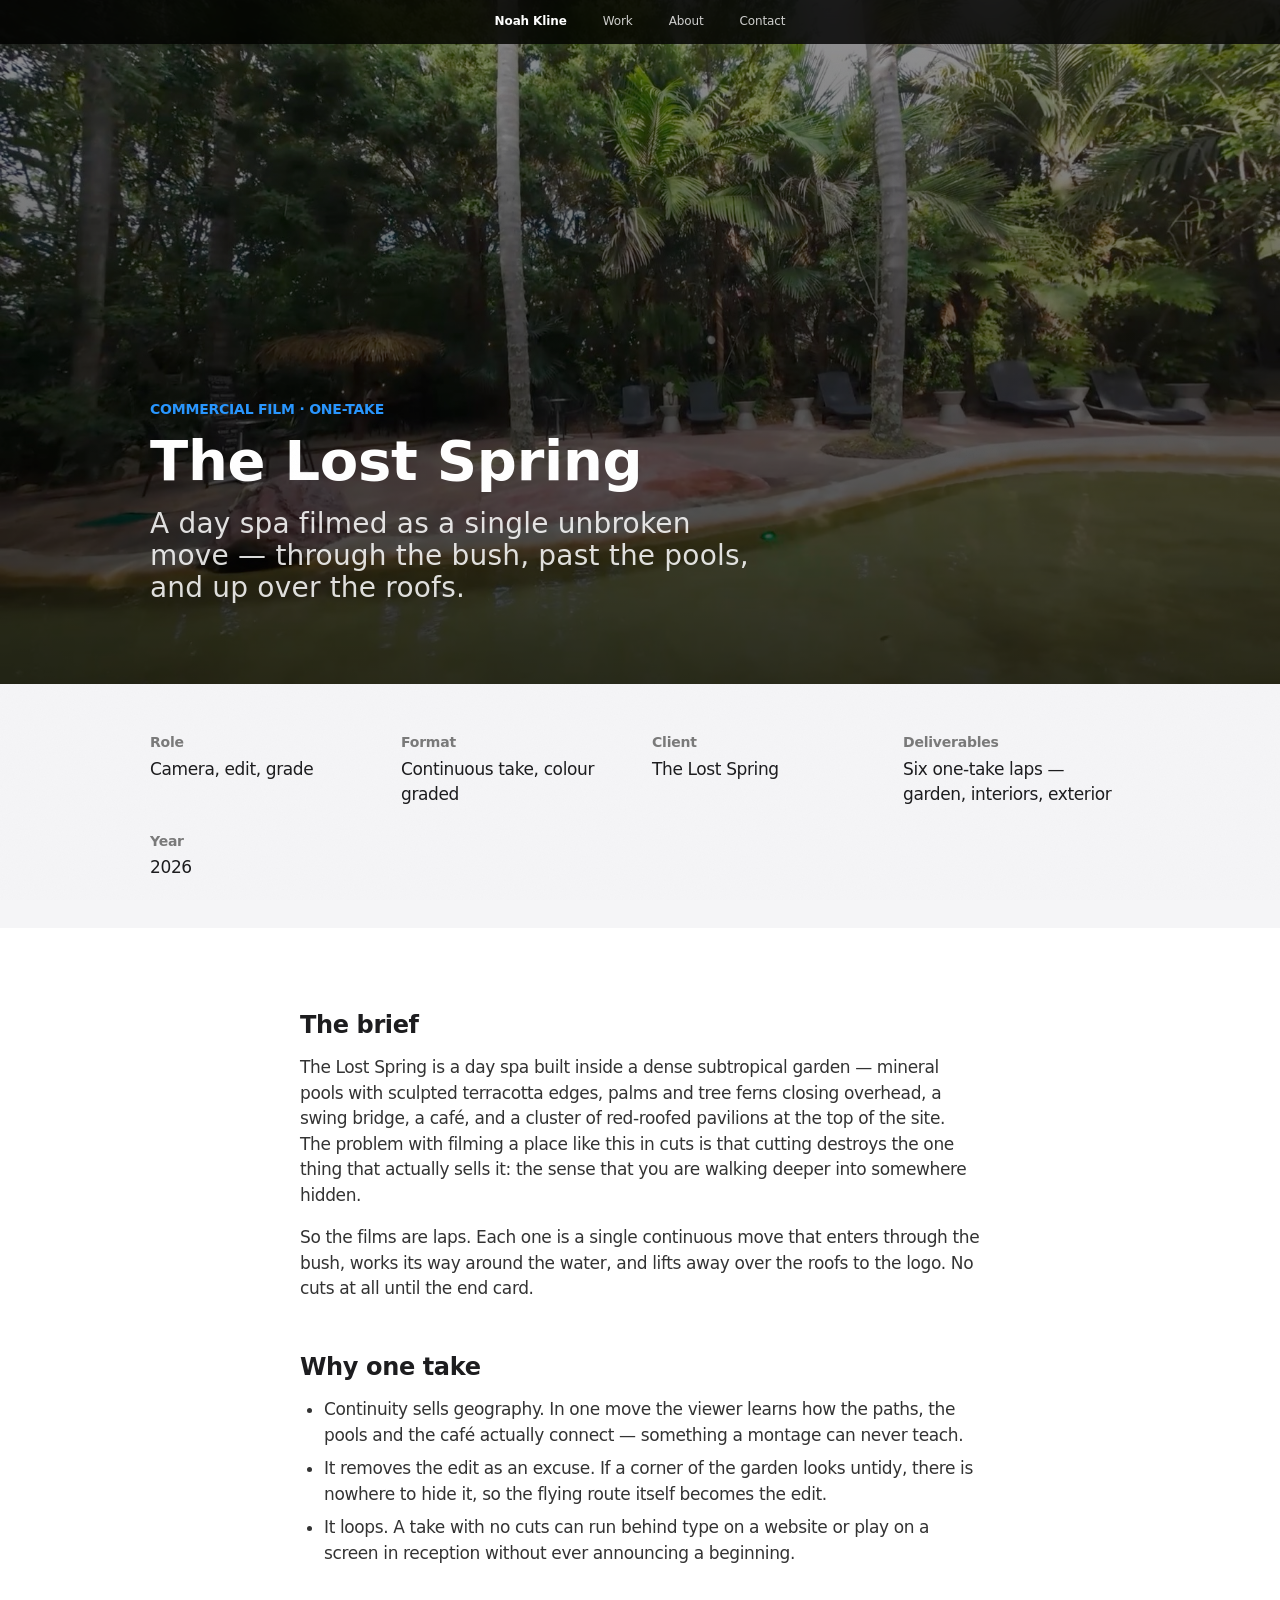
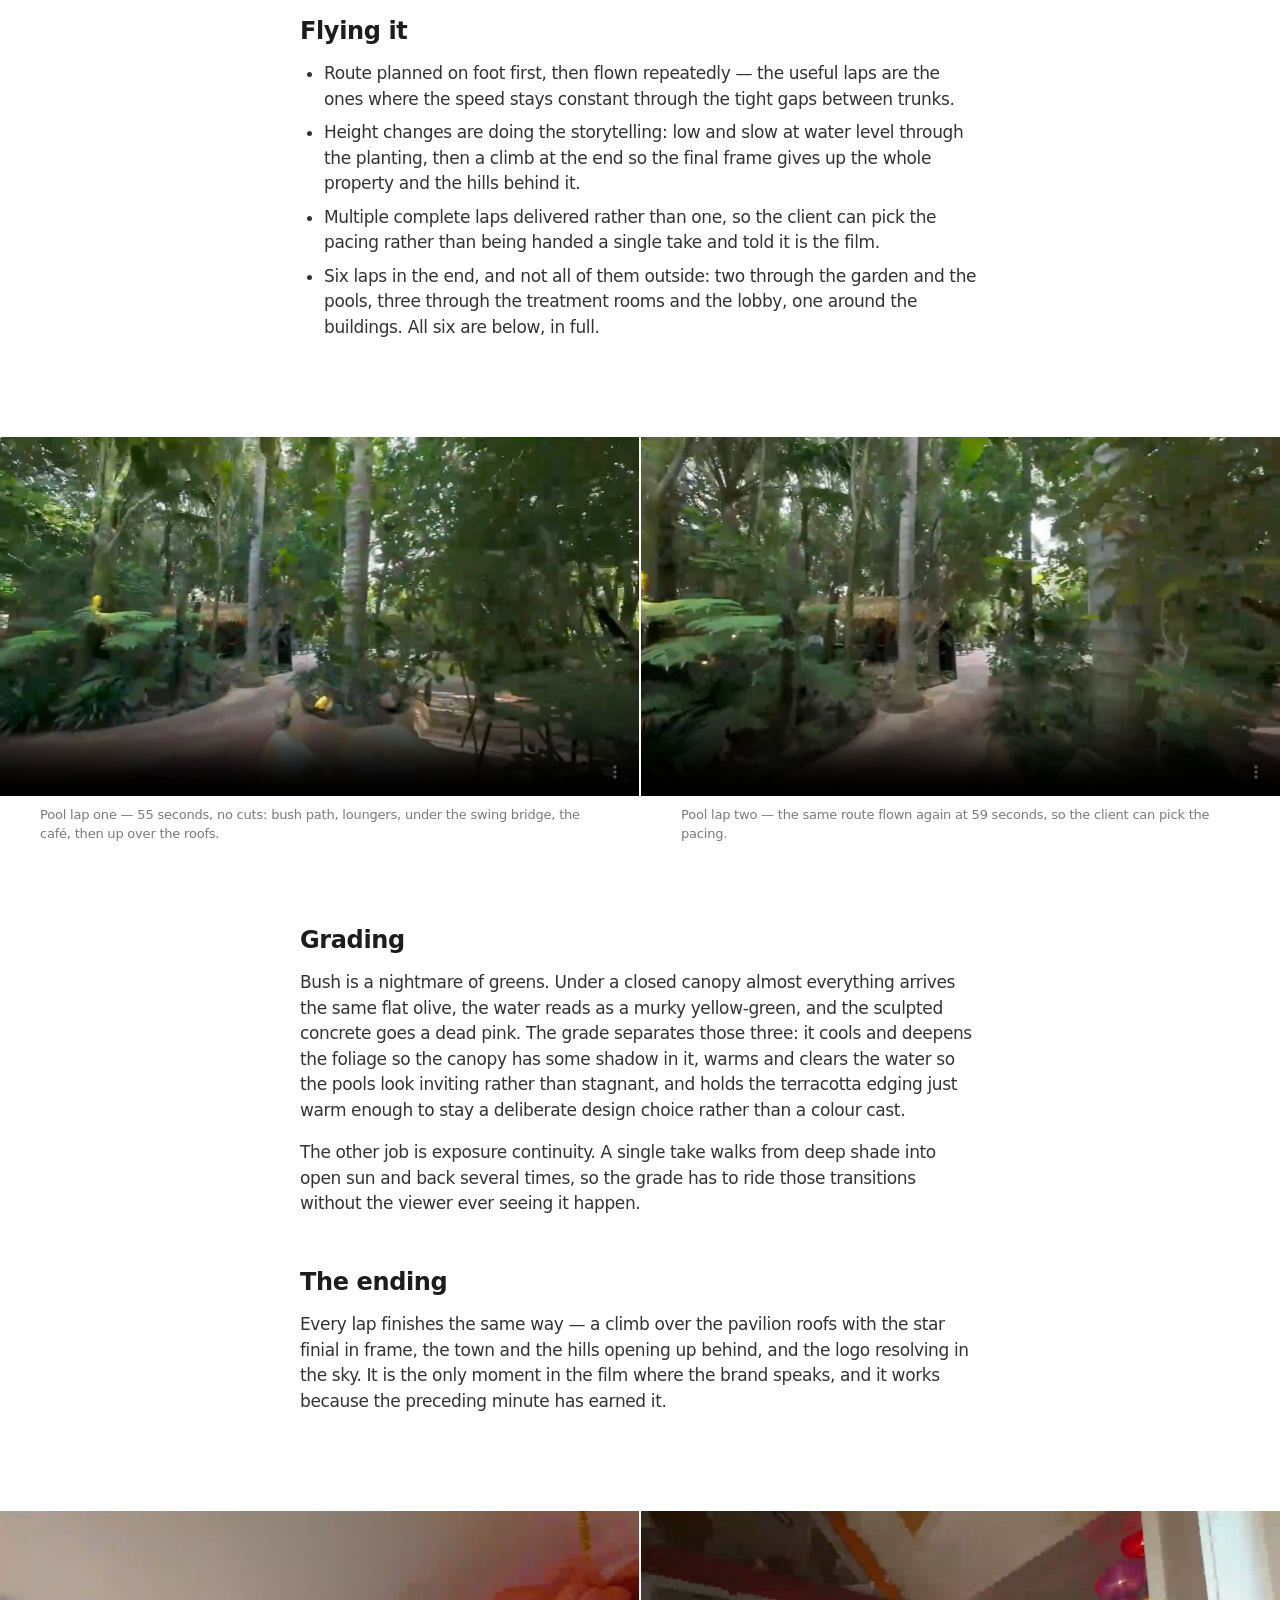
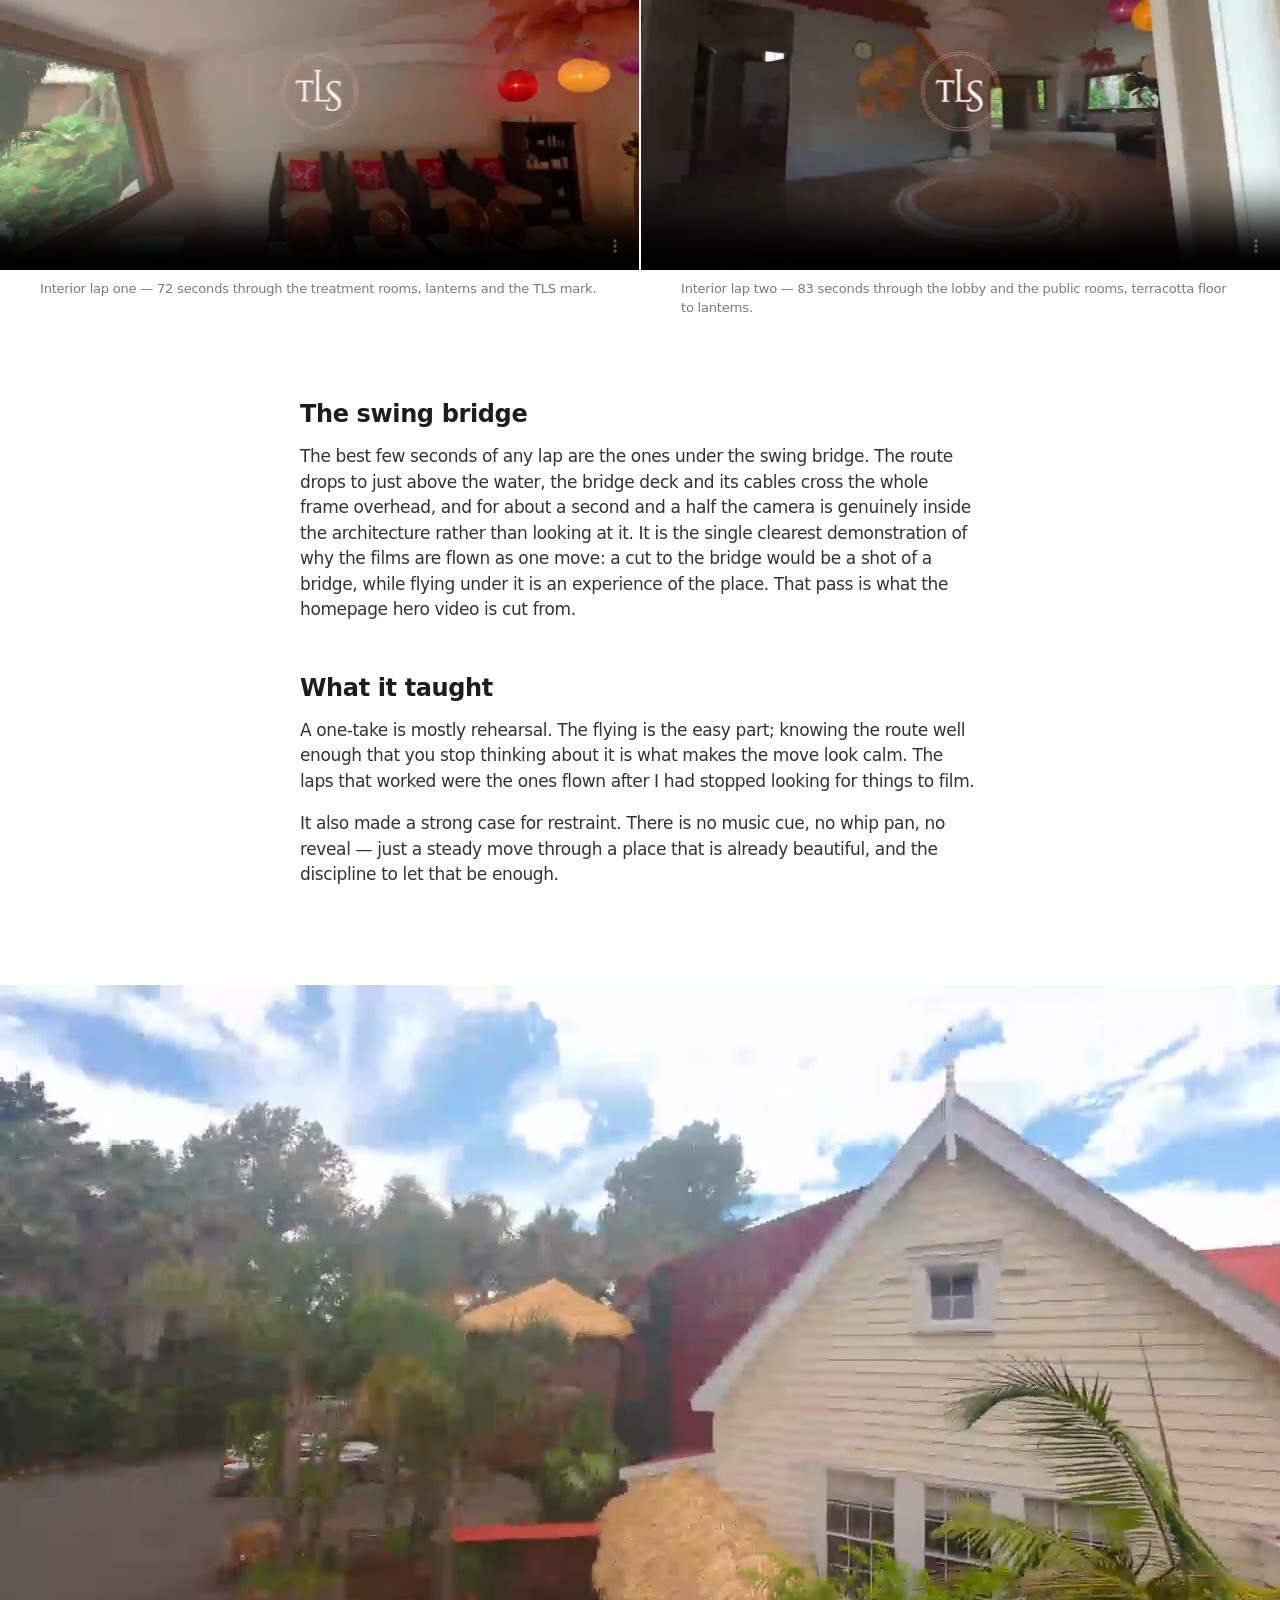
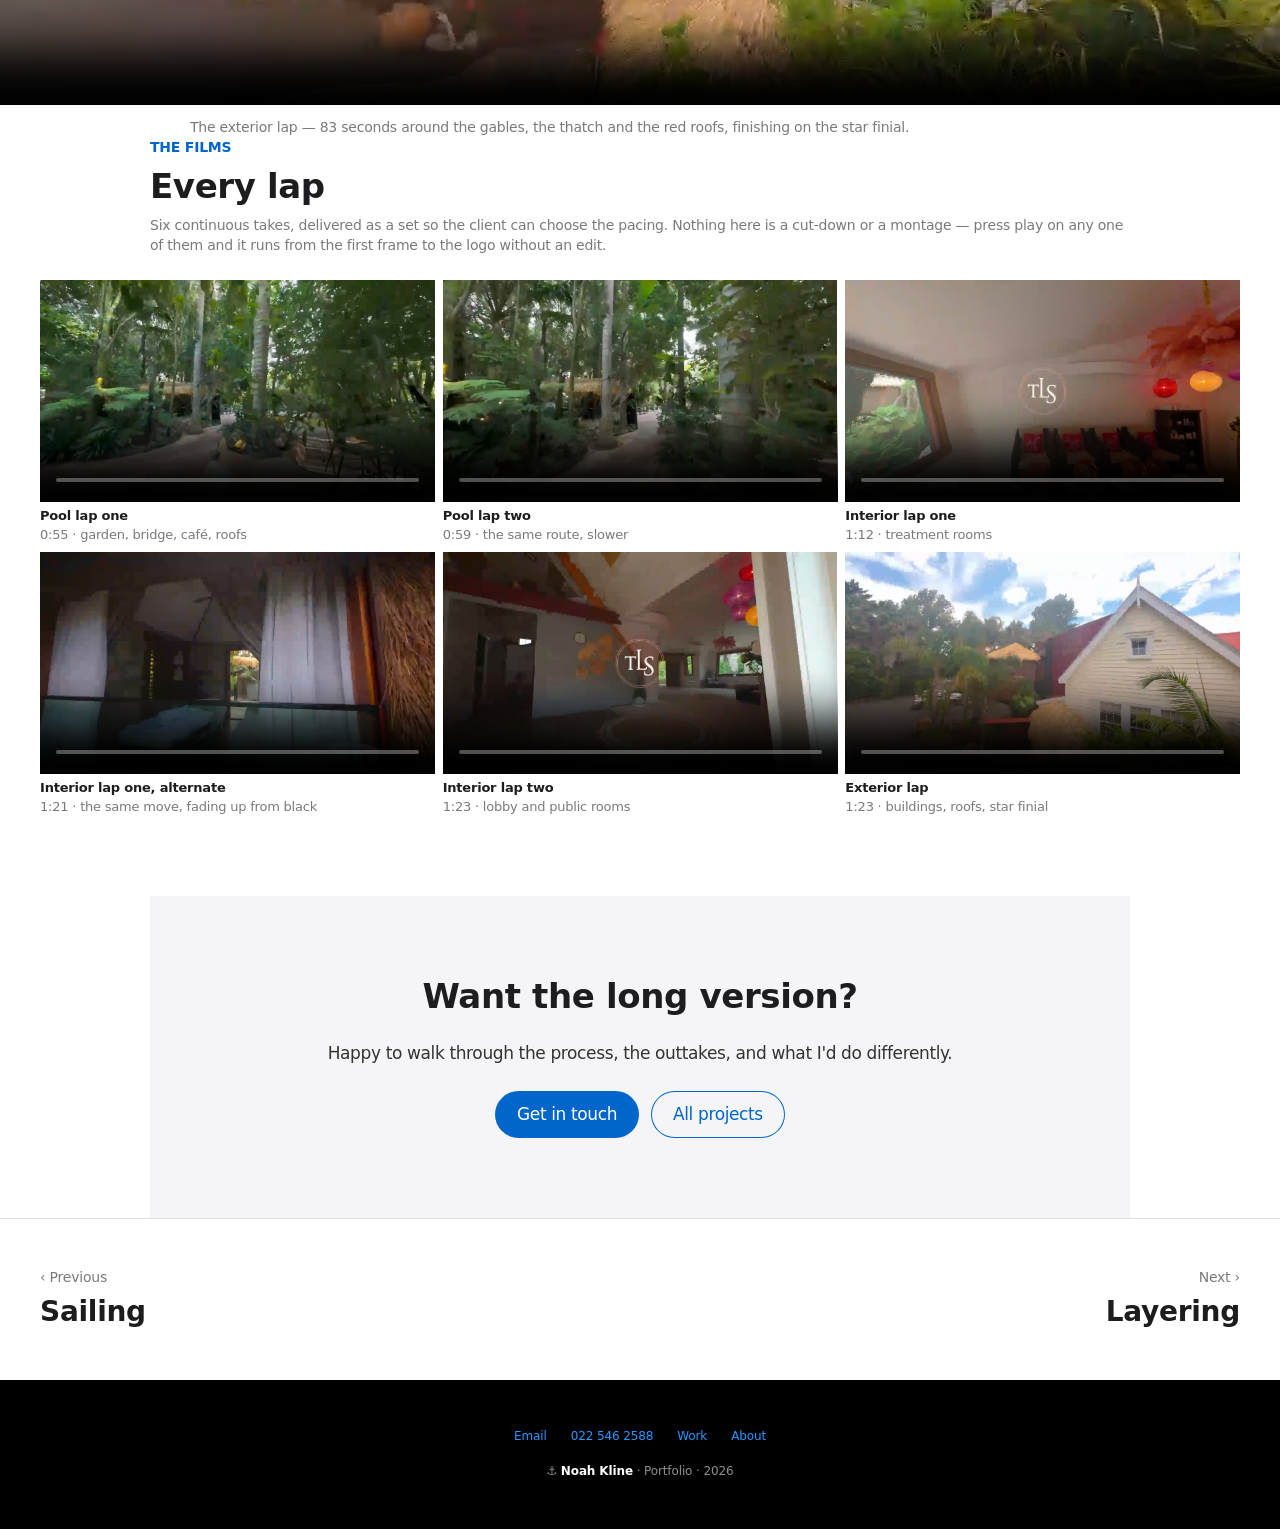
<file: work/lost-spring.html>
<!DOCTYPE html>
<html lang="en">
<head>
<meta charset="UTF-8">
<meta name="viewport" content="width=device-width, initial-scale=1.0">
<title>The Lost Spring — Noah Kline</title>
<meta name="description" content="One-take walkthrough films for The Lost Spring day spa: a continuous, colour-graded flight through the pools, bush and buildings.">
<link rel="icon" href="../assets/favicon.svg" type="image/svg+xml">
<link rel="alternate icon" href="../assets/favicon-32.png" sizes="32x32">
<link rel="apple-touch-icon" href="../assets/apple-touch-icon.png">
<meta name="theme-color" content="#000000">
<meta property="og:type" content="article">
<meta property="og:site_name" content="Noah Kline">
<meta property="og:title" content="The Lost Spring — Noah Kline">
<meta property="og:description" content="One-take walkthrough films for The Lost Spring day spa: a continuous, colour-graded flight through the pools, bush and buildings.">
<meta property="og:image" content="../assets/og-image.jpg">
<meta property="og:image:width" content="1200">
<meta property="og:image:height" content="630">
<meta name="twitter:card" content="summary_large_image">
<meta name="twitter:title" content="The Lost Spring — Noah Kline">
<meta name="twitter:description" content="One-take walkthrough films for The Lost Spring day spa: a continuous, colour-graded flight through the pools, bush and buildings.">
<meta name="twitter:image" content="../assets/og-image.jpg">
<link rel="stylesheet" href="../assets/css/site.css">
</head>
<body>

<div class="grain" aria-hidden="true"></div>
<nav class="global">
  <a class="brand" href="../index.html">Noah Kline</a>
  <span class="nav-links">
    <a href="../index.html#work">Work</a>
    <a href="../index.html#about">About</a>
    <a href="../index.html#contact">Contact</a>
  </span>
</nav>

<header class="cs-hero">
  <div class="img-slot" style="background-image:url('../assets/lostspring/pool-wide.jpg'); background-position:center 55%;" aria-hidden="true"></div>
  <div class="scrim" aria-hidden="true"></div>
  <div class="content stagger in">
    <div class="kicker">Commercial film · one-take</div>
    <h1 class="t-hero">The Lost Spring</h1>
    <p class="lead t-lead">A day spa filmed as a single unbroken move — through the bush, past the pools, and up over the roofs.</p>
  </div>
</header>

<!-- =====================================================================
     ROUND 8 (item 1a) — drifth265.mov, placed directly after the hero at
     Noah's explicit request. Source: Drive "Drifting" folder, file id
     1WhoErDwnxPODsE63FrrzBVXXBhyCVtyK (40.7 MB, 1920x1080, 29.97fps, HEVC
     hvc1 + AAC). HEVC in a .mov will not play in most browsers, so it is
     transcoded to H.264:
       ./_vidweb assets/raw/drifth265.mov video/drift-h265.mp4 0 42.009 1280 720 2800 1 0
     The trailing 0 is audioKbps, which DROPS the audio track entirely — the
     shipped file has a video track and nothing else, so "no audio" is a
     property of the file, not just a muted attribute. 14.5 MB, 42.008s.
     PLAYED IN FULL, NOT TRIMMED, as asked — including Noah's own end card.
     NOTE: this is drift-car footage on a day-spa page. That is deliberate
     and specifically requested; it is captioned as a separate FPV piece so
     it does not read as Lost Spring client work.
     ===================================================================== -->
<!-- =====================================================================
     ROUND 9 — labelling only, no content removed.
     Noah reported this as "clicking The Lost Spring takes you to the
     Drifting case study". That was checked and the LINK IS NOT BROKEN:
     the homepage tile, the rendered DOM and every link on this page all
     resolve correctly, and this page contains no link to drifting.html at
     all. The real cause is that ../video/drift-h265.mp4 is BYTE-IDENTICAL
     to the hero video of the Creative Focus (drifting) page, and here it
     is the first moving image after the hero — so landing on The Lost
     Spring and immediately seeing the Drifting hero reads as a misroute.
     The clip is here because Noah explicitly asked for it in Round 8, so
     it was NOT removed on a guess. A heading is added so the clip is
     unmistakably marked as a separate piece. Deleting this block, or
     moving it further down the page, is a one-step change if Noah wants it.
     ===================================================================== -->
<section class="cs-meta reveal">
  <dl class="inner">
    <div><dt>Role</dt><dd>Camera, edit, grade</dd></div>
    <div><dt>Format</dt><dd>Continuous take, colour graded</dd></div>
    <div><dt>Client</dt><dd>The Lost Spring</dd></div>
    <div><dt>Deliverables</dt><dd>Six one-take laps &mdash; garden, interiors, exterior</dd></div>
    <div><dt>Year</dt><dd>2026</dd></div>
  </dl>
</section>


<section class="section reveal">
  <div class="prose">
    <h3>The brief</h3>
    <p>The Lost Spring is a day spa built inside a dense subtropical garden — mineral pools with sculpted terracotta edges, palms and tree ferns closing overhead, a swing bridge, a café, and a cluster of red-roofed pavilions at the top of the site. The problem with filming a place like this in cuts is that cutting destroys the one thing that actually sells it: the sense that you are walking deeper into somewhere hidden.</p>
    <p>So the films are laps. Each one is a single continuous move that enters through the bush, works its way around the water, and lifts away over the roofs to the logo. No cuts at all until the end card.</p>

    <h3>Why one take</h3>
    <ul>
      <li>Continuity sells geography. In one move the viewer learns how the paths, the pools and the café actually connect — something a montage can never teach.</li>
      <li>It removes the edit as an excuse. If a corner of the garden looks untidy, there is nowhere to hide it, so the flying route itself becomes the edit.</li>
      <li>It loops. A take with no cuts can run behind type on a website or play on a screen in reception without ever announcing a beginning.</li>
    </ul>

    <h3>Flying it</h3>
    <ul>
      <li>Route planned on foot first, then flown repeatedly — the useful laps are the ones where the speed stays constant through the tight gaps between trunks.</li>
      <li>Height changes are doing the storytelling: low and slow at water level through the planting, then a climb at the end so the final frame gives up the whole property and the hills behind it.</li>
      <li>Multiple complete laps delivered rather than one, so the client can pick the pacing rather than being handed a single take and told it is the film.</li>
      <li>Six laps in the end, and not all of them outside: two through the garden and the pools, three through the treatment rooms and the lobby, one around the buildings. All six are below, in full.</li>
    </ul>
  </div>
</section>

<!-- =====================================================================
     ROUND 6 — STILLS REPLACED BY THE ACTUAL FILMS.
     Until round 6 this row (and the two below it, and the "Every frame"
     grid) were frame-grabs pulled out of the laps, because there was almost
     no stills photography on this job. Noah asked for the films themselves.
     There are exactly six, all of them here, all click-to-play.

     Why controls and not the muted data-loop-video pattern used on Sailing:
     that pattern is for a 5-7 second silent loop standing in for a photo.
     These are 55-83 second graded one-takes with a soundtrack, so they are
     click-to-play. That also makes them reduced-motion safe by construction
     — nothing moves or plays until the visitor asks for it, so there is no
     prefers-reduced-motion branch needed at all.
     Sources: "Tls pool lap 1.mov" / "Tls pool lap 2.mov", Drive folder
     "The lost Spring". See TODO.md round 6 for ids and the transcode notes.
     ===================================================================== -->
<div class="video-row cols-2 reveal">
  <figure>
    <video controls preload="metadata" playsinline width="1280" height="720"
           poster="../video/ls-pool-1-poster.jpg"
           aria-label="Pool lap one: a 55-second unbroken flight through the garden">
      <source src="../video/ls-pool-1.mp4" type="video/mp4">
    </video>
    <figcaption>Pool lap one — 55 seconds, no cuts: bush path, loungers, under the swing bridge, the caf&eacute;, then up over the roofs.</figcaption>
  </figure>
  <figure>
    <video controls preload="metadata" playsinline width="1280" height="720"
           poster="../video/ls-pool-2-poster.jpg"
           aria-label="Pool lap two: the same route flown again, 59 seconds">
      <source src="../video/ls-pool-2.mp4" type="video/mp4">
    </video>
    <figcaption>Pool lap two — the same route flown again at 59 seconds, so the client can pick the pacing.</figcaption>
  </figure>
</div>

<section class="section reveal">
  <div class="prose">
    <h3>Grading</h3>
    <p>Bush is a nightmare of greens. Under a closed canopy almost everything arrives the same flat olive, the water reads as a murky yellow-green, and the sculpted concrete goes a dead pink. The grade separates those three: it cools and deepens the foliage so the canopy has some shadow in it, warms and clears the water so the pools look inviting rather than stagnant, and holds the terracotta edging just warm enough to stay a deliberate design choice rather than a colour cast.</p>
    <p>The other job is exposure continuity. A single take walks from deep shade into open sun and back several times, so the grade has to ride those transitions without the viewer ever seeing it happen.</p>

    <h3>The ending</h3>
    <p>Every lap finishes the same way — a climb over the pavilion roofs with the star finial in frame, the town and the hills opening up behind, and the logo resolving in the sky. It is the only moment in the film where the brand speaks, and it works because the preceding minute has earned it.</p>
  </div>
</section>

<!-- Round 6: was three frame-grab stills (loungers / path / roof).
     Now the two interior laps — the part of the property the garden laps
     never show. -->
<div class="video-row cols-2 reveal">
  <figure>
    <video controls preload="metadata" playsinline width="1280" height="720"
           poster="../video/ls-lap-1-poster.jpg"
           aria-label="Interior lap one: 72 seconds through the treatment rooms">
      <source src="../video/ls-lap-1.mp4" type="video/mp4">
    </video>
    <figcaption>Interior lap one — 72 seconds through the treatment rooms, lanterns and the TLS mark.</figcaption>
  </figure>
  <figure>
    <video controls preload="metadata" playsinline width="1280" height="720"
           poster="../video/ls-lap-2-poster.jpg"
           aria-label="Interior lap two: 83 seconds through the lobby and public rooms">
      <source src="../video/ls-lap-2.mp4" type="video/mp4">
    </video>
    <figcaption>Interior lap two — 83 seconds through the lobby and the public rooms, terracotta floor to lanterns.</figcaption>
  </figure>
</div>

<section class="section reveal">
  <div class="prose">
    <h3>The swing bridge</h3>
    <p>The best few seconds of any lap are the ones under the swing bridge. The route drops to just above the water, the bridge deck and its cables cross the whole frame overhead, and for about a second and a half the camera is genuinely inside the architecture rather than looking at it. It is the single clearest demonstration of why the films are flown as one move: a cut to the bridge would be a shot of a bridge, while flying under it is an experience of the place. That pass is what the homepage hero video is cut from.</p>

    <h3>What it taught</h3>
    <p>A one-take is mostly rehearsal. The flying is the easy part; knowing the route well enough that you stop thinking about it is what makes the move look calm. The laps that worked were the ones flown after I had stopped looking for things to film.</p>
    <p>It also made a strong case for restraint. There is no music cue, no whip pan, no reveal — just a steady move through a place that is already beautiful, and the discipline to let that be enough.</p>
  </div>
</section>


<!-- Round 6: was two frame-grab stills of the swing bridge. The bridge is
     in every garden lap above; this slot now carries the exterior lap, which
     is the only film that gives up the buildings and the car park. -->
<figure class="figure-full reveal">
  <video controls preload="metadata" playsinline width="1280" height="720"
         poster="../video/ls-lap-3-poster.jpg"
         aria-label="Exterior lap: 83 seconds around the buildings and the red roofs">
    <source src="../video/ls-lap-3.mp4" type="video/mp4">
  </video>
  <figcaption>The exterior lap — 83 seconds around the gables, the thatch and the red roofs, finishing on the star finial.</figcaption>
</figure>

<!-- =====================================================================
     ROUND 6 — replaces the seventeen-still "Every frame" grid.
     This is now an index of deliverables: all six films, nothing else.
     ===================================================================== -->
<section class="gallery-full reveal">
  <div class="gf-head">
    <div class="eyebrow">The films</div>
    <h2 class="t-display-md">Every lap</h2>
    <p>Six continuous takes, delivered as a set so the client can choose the pacing. Nothing here is a cut-down or a montage — press play on any one of them and it runs from the first frame to the logo without an edit.</p>
  </div>
  <div class="video-grid">
    <figure>
      <video controls preload="metadata" playsinline width="1280" height="720" poster="../video/ls-pool-1-poster.jpg">
        <source src="../video/ls-pool-1.mp4" type="video/mp4">
      </video>
      <figcaption><span class="vg-name">Pool lap one</span>0:55 &middot; garden, bridge, caf&eacute;, roofs</figcaption>
    </figure>
    <figure>
      <video controls preload="metadata" playsinline width="1280" height="720" poster="../video/ls-pool-2-poster.jpg">
        <source src="../video/ls-pool-2.mp4" type="video/mp4">
      </video>
      <figcaption><span class="vg-name">Pool lap two</span>0:59 &middot; the same route, slower</figcaption>
    </figure>
    <figure>
      <video controls preload="metadata" playsinline width="1280" height="720" poster="../video/ls-lap-1-poster.jpg">
        <source src="../video/ls-lap-1.mp4" type="video/mp4">
      </video>
      <figcaption><span class="vg-name">Interior lap one</span>1:12 &middot; treatment rooms</figcaption>
    </figure>
    <figure>
      <video controls preload="metadata" playsinline width="1280" height="720" poster="../video/ls-lap-1b-poster.jpg">
        <source src="../video/ls-lap-1b.mp4" type="video/mp4">
      </video>
      <figcaption><span class="vg-name">Interior lap one, alternate</span>1:21 &middot; the same move, fading up from black</figcaption>
    </figure>
    <figure>
      <video controls preload="metadata" playsinline width="1280" height="720" poster="../video/ls-lap-2-poster.jpg">
        <source src="../video/ls-lap-2.mp4" type="video/mp4">
      </video>
      <figcaption><span class="vg-name">Interior lap two</span>1:23 &middot; lobby and public rooms</figcaption>
    </figure>
    <figure>
      <video controls preload="metadata" playsinline width="1280" height="720" poster="../video/ls-lap-3-poster.jpg">
        <source src="../video/ls-lap-3.mp4" type="video/mp4">
      </video>
      <figcaption><span class="vg-name">Exterior lap</span>1:23 &middot; buildings, roofs, star finial</figcaption>
    </figure>
  </div>
</section>

<section class="section center band reveal">
  <h2 class="t-display-md">Want the long version?</h2>
  <p class="body">Happy to walk through the process, the outtakes, and what I'd do differently.</p>
  <div class="cta-row" style="display:flex;gap:var(--sp-sm);justify-content:center;flex-wrap:wrap;margin-top:var(--sp-lg)">
    <a class="btn btn-primary magnetic" href="mailto:persnalfornak@gmail.com">Get in touch</a>
    <a class="btn btn-ghost magnetic" href="../index.html#work">All projects</a>
  </div>
</section>

<nav class="pager reveal" aria-label="More projects">
  <a href="sailing.html"><div class="dir">&lsaquo; Previous</div><div class="name">Sailing</div></a>
  <a href="layering.html"><div class="dir">Next &rsaquo;</div><div class="name">Layering</div></a>
</nav>
<footer class="site" id="contact">
  <div class="links">
    <a href="mailto:persnalfornak@gmail.com">Email</a>
    <a href="tel:+64225462588">022 546 2588</a>
    <a href="../index.html#work">Work</a>
    <a href="../index.html#about">About</a>
  </div>
  &#9875; <b>Noah Kline</b> &middot; Portfolio &middot; 2026
</footer>

<script src="../assets/js/site.js"></script>
<script src="../assets/js/lightbox.js"></script>
<!-- OPTIONAL: magnetic buttons. Delete this one line to remove the effect. -->
<script src="../assets/js/magnetic.js"></script>
</body>
</html>
</file>
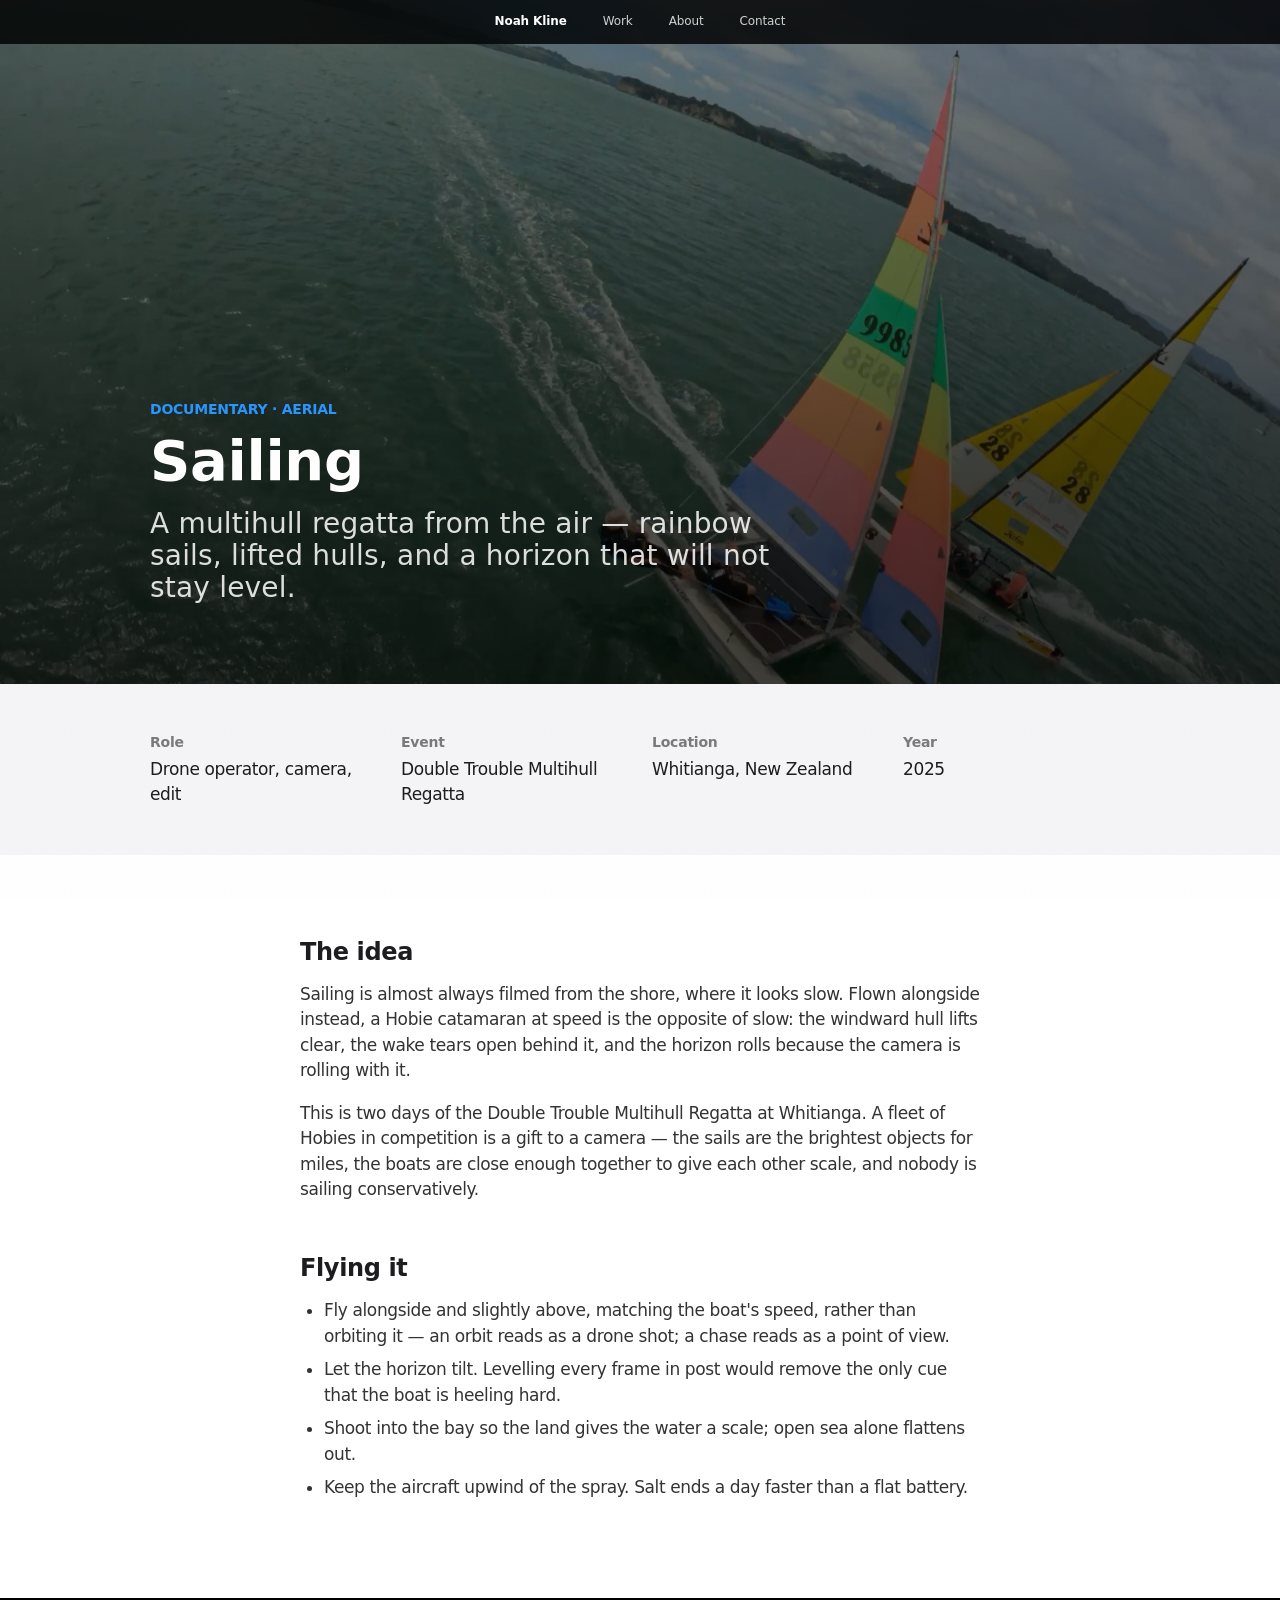
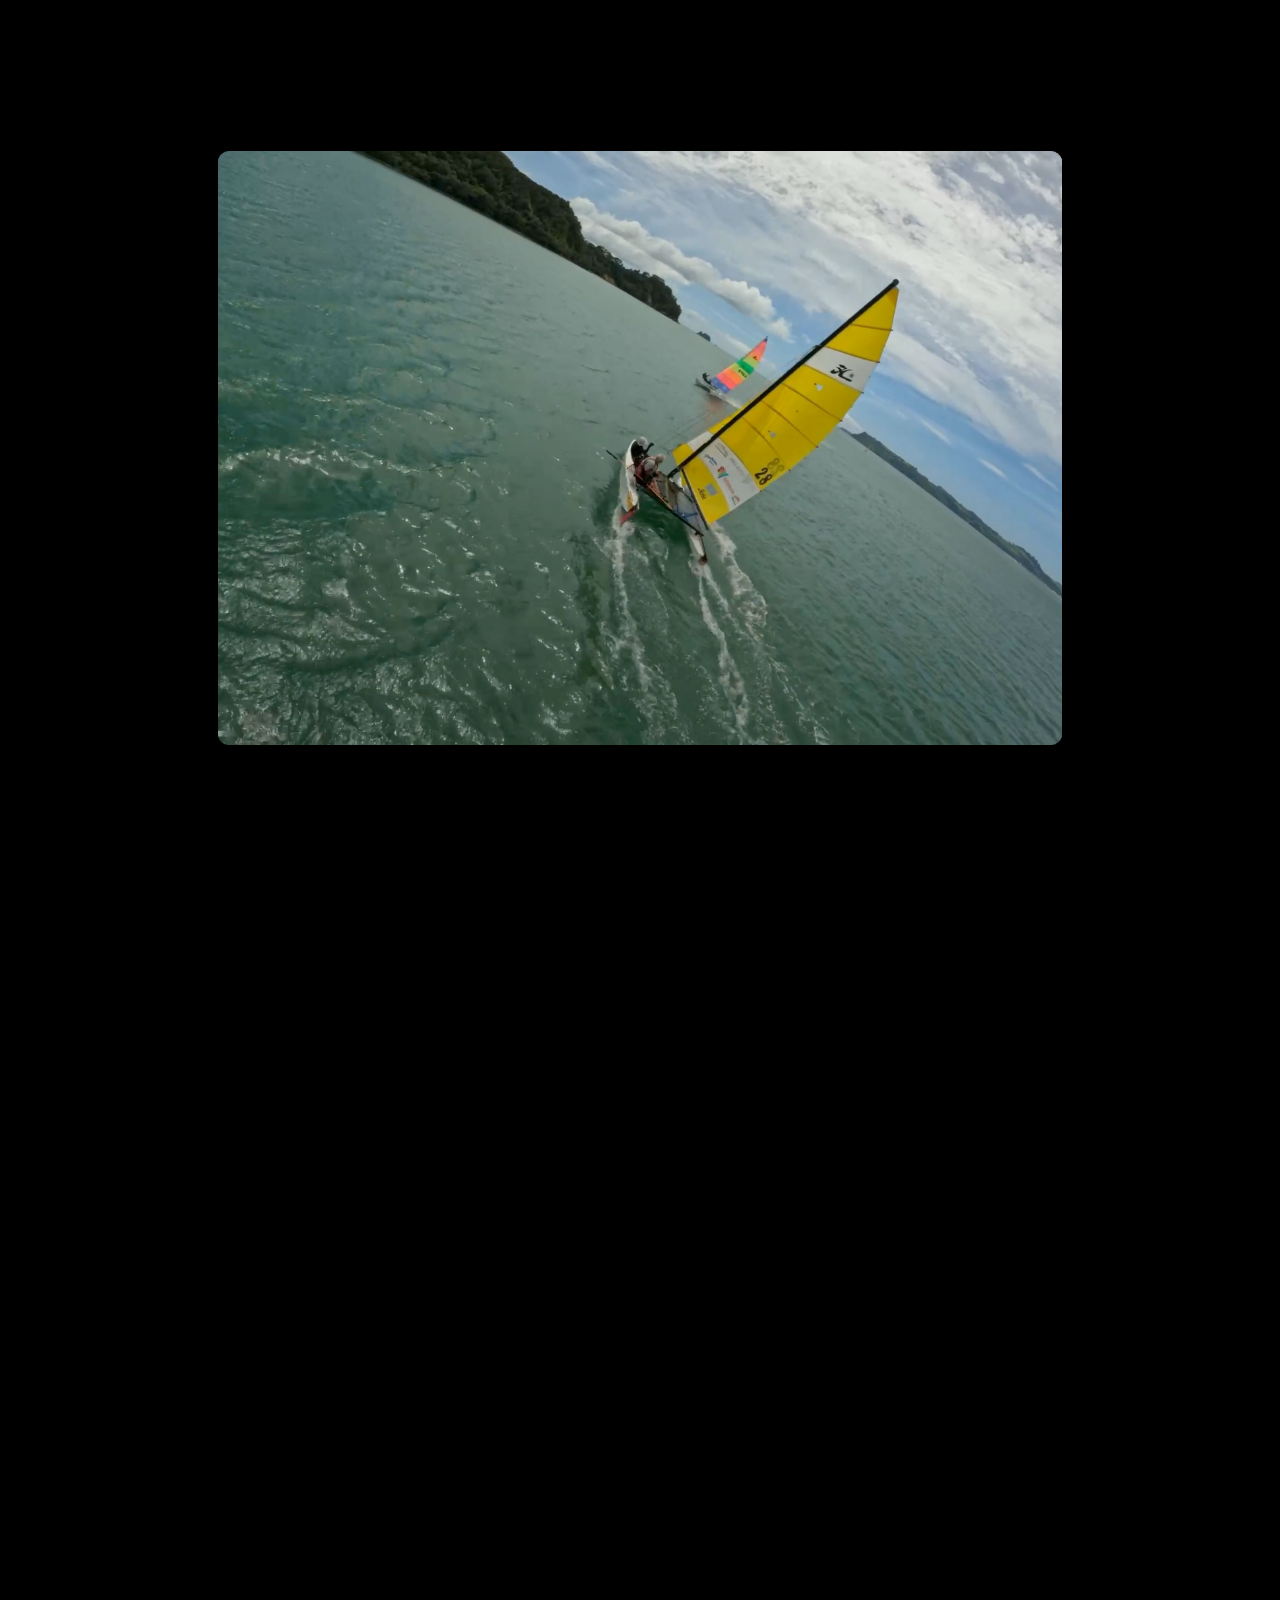
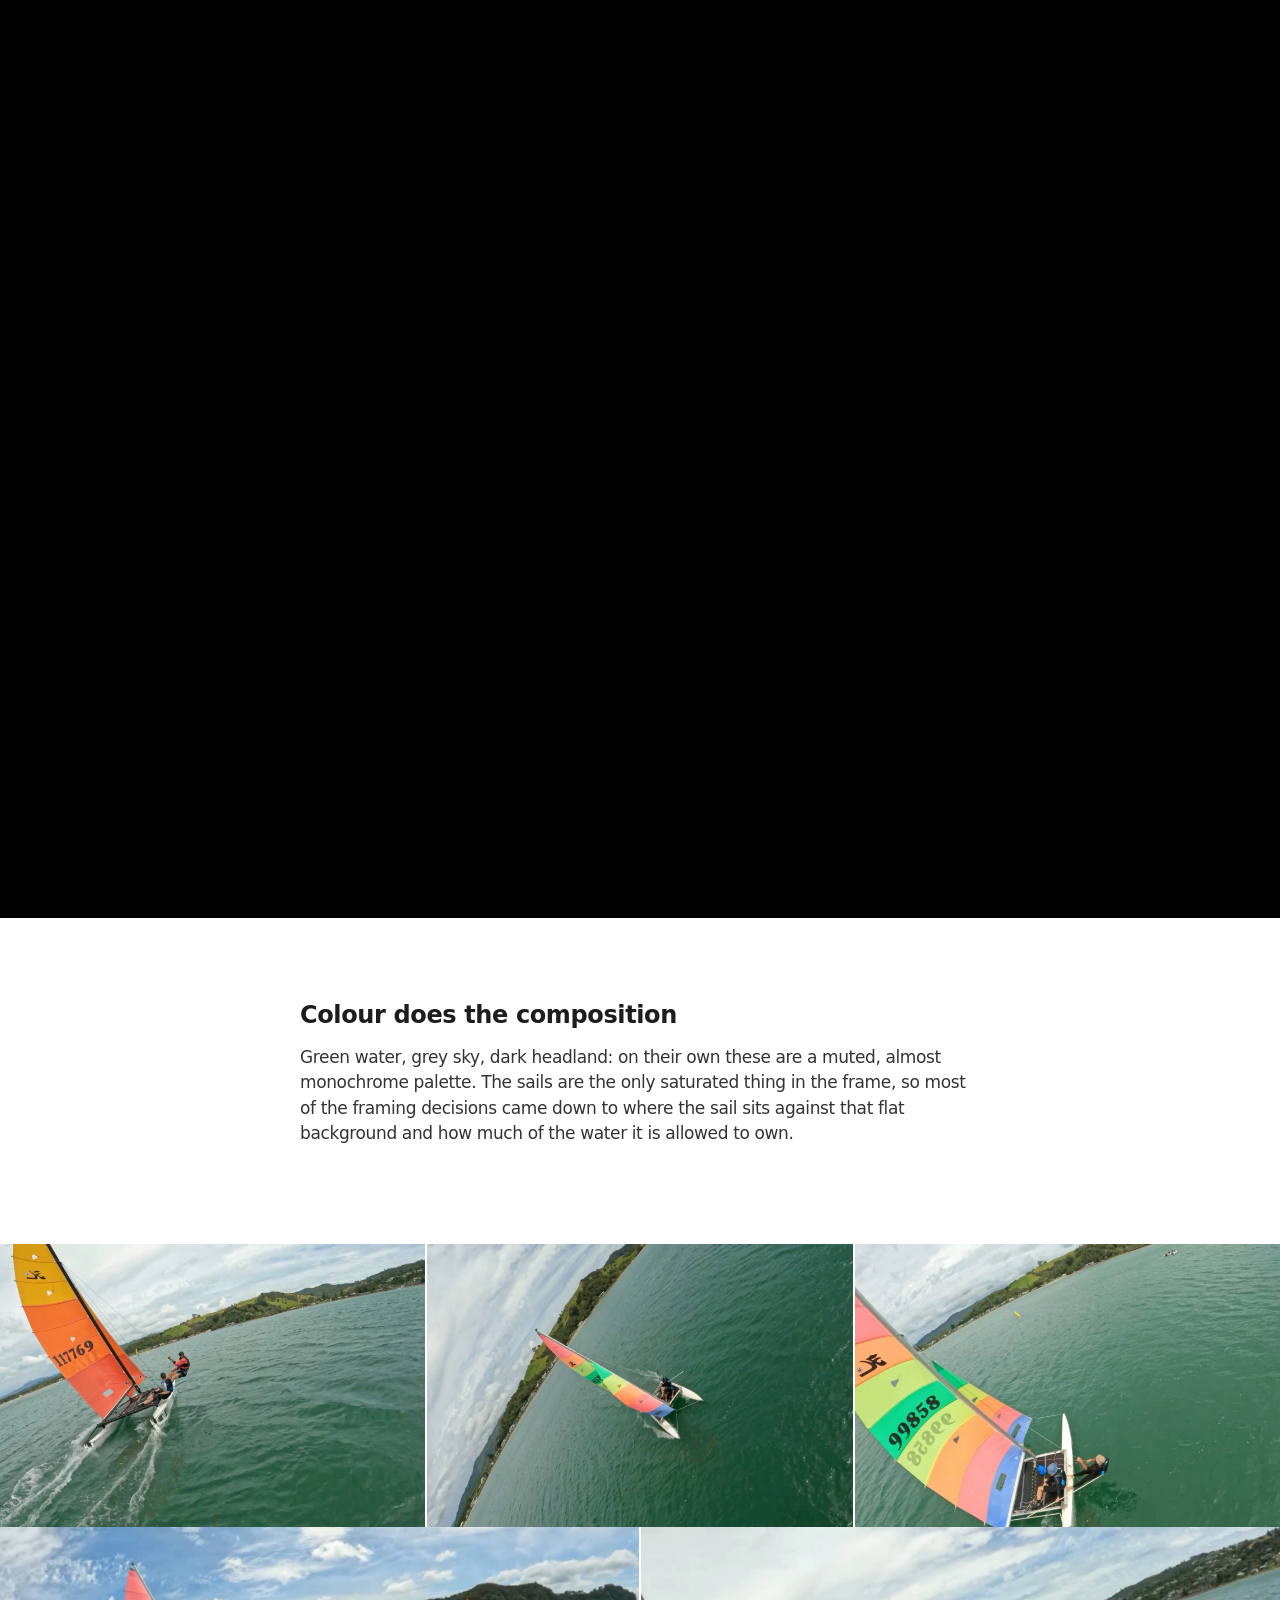
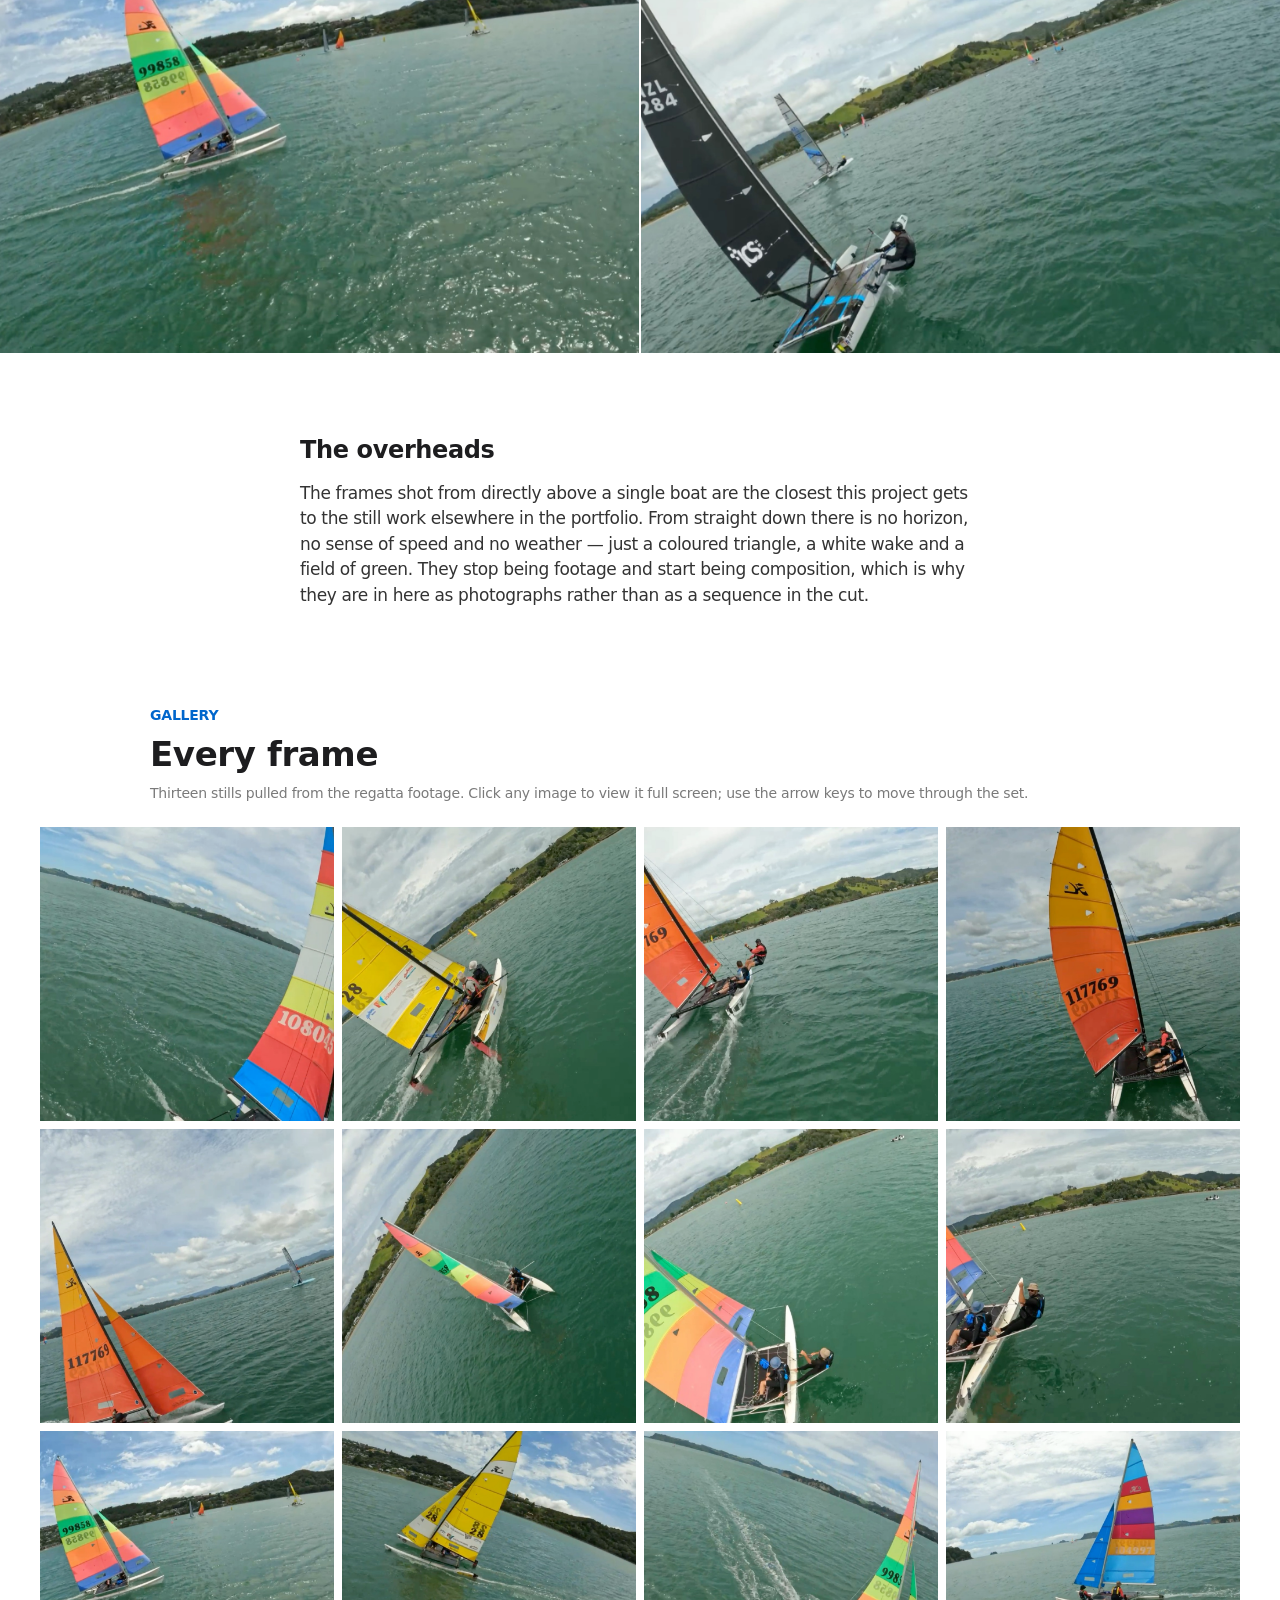
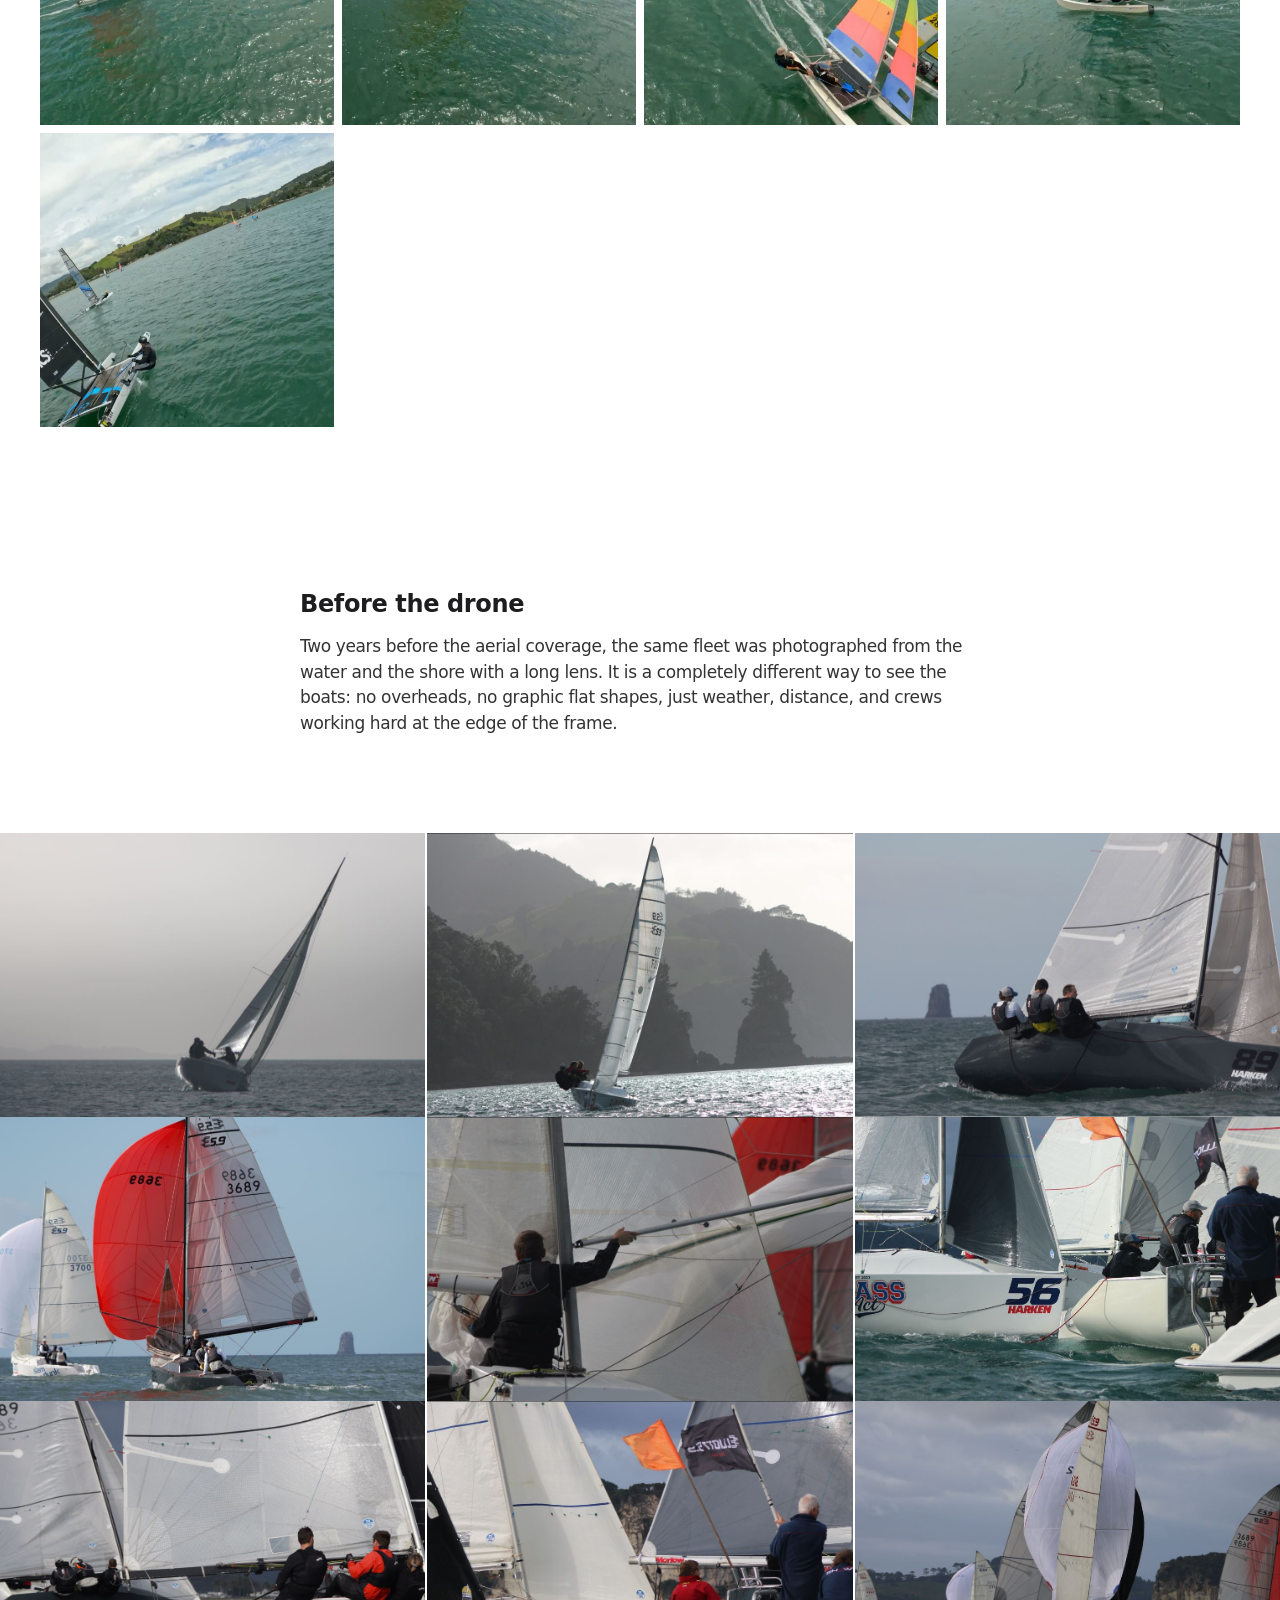
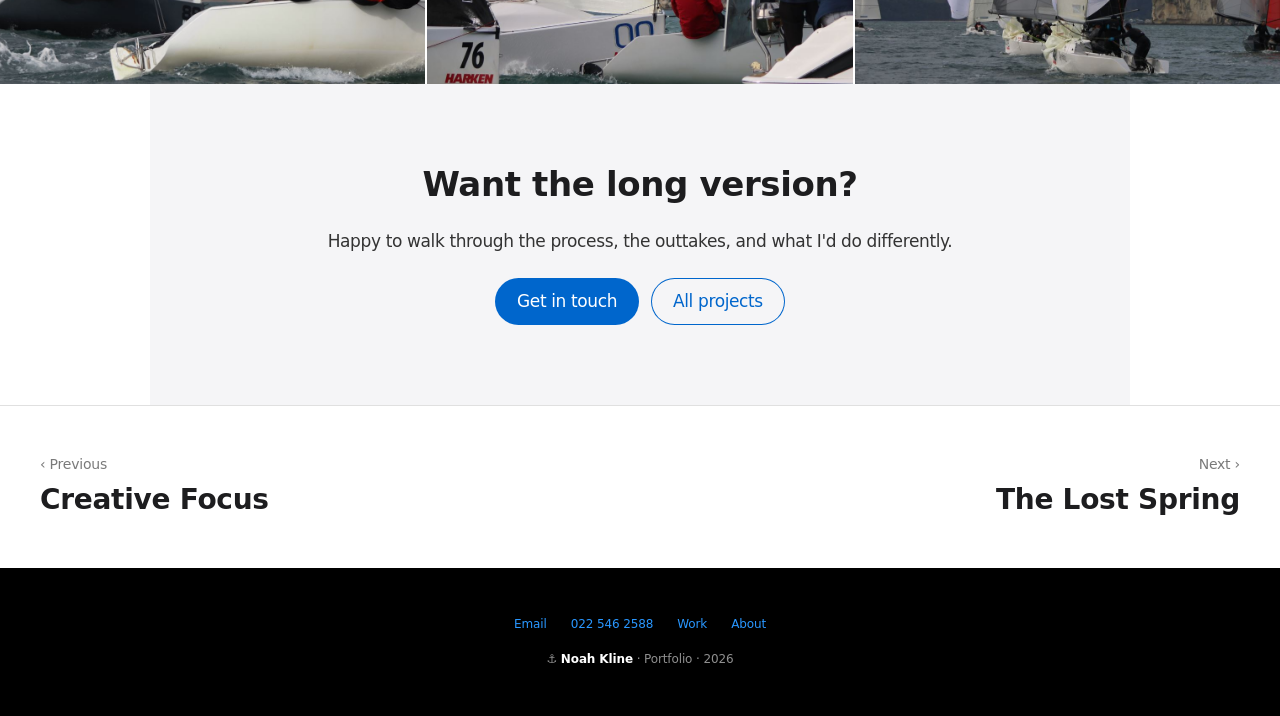
<file: work/sailing.html>
<!DOCTYPE html>
<html lang="en">
<head>
<meta charset="UTF-8">
<meta name="viewport" content="width=device-width, initial-scale=1.0">
<title>Sailing — Noah Kline</title>
<meta name="description" content="On-water documentary: FPV drone and on-boat coverage of catamaran racing along the coast.">
<link rel="icon" href="../assets/favicon.svg" type="image/svg+xml">
<link rel="alternate icon" href="../assets/favicon-32.png" sizes="32x32">
<link rel="apple-touch-icon" href="../assets/apple-touch-icon.png">
<meta name="theme-color" content="#000000">
<meta property="og:type" content="article">
<meta property="og:site_name" content="Noah Kline">
<meta property="og:title" content="Sailing — Noah Kline">
<meta property="og:description" content="On-water documentary: FPV drone and on-boat coverage of catamaran racing along the coast.">
<meta property="og:image" content="../assets/og-image.jpg">
<meta property="og:image:width" content="1200">
<meta property="og:image:height" content="630">
<meta name="twitter:card" content="summary_large_image">
<meta name="twitter:title" content="Sailing — Noah Kline">
<meta name="twitter:description" content="On-water documentary: FPV drone and on-boat coverage of catamaran racing along the coast.">
<meta name="twitter:image" content="../assets/og-image.jpg">
<link rel="stylesheet" href="../assets/css/site.css">
</head>
<body>

<div class="grain" aria-hidden="true"></div>
<nav class="global">
  <a class="brand" href="../index.html">Noah Kline</a>
  <span class="nav-links">
    <a href="../index.html#work">Work</a>
    <a href="../index.html#about">About</a>
    <a href="../index.html#contact">Contact</a>
  </span>
</nav>

<!-- ROUND 3 (item 6): every still on this page was replaced. The old set was cut
     from the same video but contained a duplicate (the old hero.jpg and
     chase.jpg were near-identical frames) and leaned on distant grey-water
     frames from the first 30s of the clip, which is the weakest material in it.
     The new set is curated across the whole 159s: see TODO.md for the frame
     timecodes. -->
<header class="cs-hero">
  <div class="img-slot" style="background-image:url('../assets/sailing/fleet.jpg'); background-position:center 55%;" aria-hidden="true"></div>
  <div class="scrim" aria-hidden="true"></div>
  <div class="content stagger in">
    <div class="kicker">Documentary · Aerial</div>
    <h1 class="t-hero">Sailing</h1>
    <p class="lead t-lead">A multihull regatta from the air — rainbow sails, lifted hulls, and a horizon that will not stay level.</p>
  </div>
</header>

<section class="cs-meta reveal">
  <dl class="inner">
    <div><dt>Role</dt><dd>Drone operator, camera, edit</dd></div>
    <div><dt>Event</dt><dd>Double Trouble Multihull Regatta</dd></div>
    <div><dt>Location</dt><dd>Whitianga, New Zealand</dd></div>
    <div><dt>Year</dt><dd>2025</dd></div>
  </dl>
</section>


<section class="section reveal">
  <div class="prose">
    <h3>The idea</h3>
    <p>Sailing is almost always filmed from the shore, where it looks slow. Flown alongside instead, a Hobie catamaran at speed is the opposite of slow: the windward hull lifts clear, the wake tears open behind it, and the horizon rolls because the camera is rolling with it.</p>
    <p>This is two days of the Double Trouble Multihull Regatta at Whitianga. A fleet of Hobies in competition is a gift to a camera — the sails are the brightest objects for miles, the boats are close enough together to give each other scale, and nobody is sailing conservatively.</p>

    <h3>Flying it</h3>
    <ul>
      <li>Fly alongside and slightly above, matching the boat's speed, rather than orbiting it — an orbit reads as a drone shot; a chase reads as a point of view.</li>
      <li>Let the horizon tilt. Levelling every frame in post would remove the only cue that the boat is heeling hard.</li>
      <li>Shoot into the bay so the land gives the water a scale; open sea alone flattens out.</li>
      <li>Keep the aircraft upwind of the spray. Salt ends a day faster than a flat battery.</li>
    </ul>
  </div>
</section>

<!-- =====================================================================
     VIDEO MOMENT (Round 5)
     Seven seconds of repost.mov, 2:11 -> 2:18 (131s start, 7s duration), as
     Noah specified. Source: Drive id 1iT0ETDOQQrTWa29DdJ2poVsYl7aFCGSS
     (116.6 MB, 1920x1080 24fps, 159.6s total).
     Encoded with ./_vidxcode (AVAssetReader/Writer): 1280x720, 24fps,
     2600 kbps H.264, video only — 2.3 MB. The AVAssetExportSession path
     (./_vidtrim 720) also works on this file but produced 5.8 MB for the
     same seven seconds, so the reader/writer encode is the one shipped.
     Poster is the clip's own first frame (131.2s).
     Placed here deliberately: it is the proof of the "chase, do not orbit"
     and "let the horizon tilt" points in the list directly above.
     data-loop-video is handled in assets/js/site.js and does NOT autoplay
     under prefers-reduced-motion — the poster frame stands in instead.
     ===================================================================== -->
<!-- =====================================================================
     SAILING VIDEO STAGE (Round 7) — APPROVED, FINAL
     Noah reviewed three options (plain, small/inset, full-screen scroll-stage)
     and picked this one ("push the animation, it's amazing") on 2026-10-09.
     Sticky stage: clip starts as an inset rounded card and opens to fill the
     viewport as you scroll past, caption rising over it.
     Styling: .video-stage in assets/css/site.css.
     Progress handler: [data-video-stage] in assets/js/site.js.
     Same video/sail-moment.mp4 + poster as round 5 (repost.mov, 2:11->2:18,
     1280x720, 24fps, 2600kbps, 2.3MB). data-loop-video does not autoplay
     under prefers-reduced-motion — the stage collapses to a plain full-width
     block and the poster frame stands in, same as before.
     ===================================================================== -->
<section class="video-stage" data-video-stage aria-label="Seven seconds of the chase">
  <div class="vs-track">
    <div class="vs-sticky">
      <div class="vs-frame">
        <video data-loop-video muted loop playsinline preload="metadata" width="1280" height="720"
               poster="../video/sail-moment-poster.jpg"
               aria-label="Seven-second loop: a drone chases a yellow Hobie catamaran across the bay while a rainbow-sailed boat crosses behind it">
          <source src="../video/sail-moment.mp4" type="video/mp4">
        </video>
        <div class="vs-scrim" aria-hidden="true"></div>
      </div>
      <div class="vs-copy">
        <div class="eyebrow">The chase</div>
        <p class="t-lead">The horizon never settles, because the camera is flying the same water the boat is sailing.</p>
      </div>
    </div>
  </div>
</section>

<section class="section reveal">
  <div class="prose">
    <h3>Colour does the composition</h3>
    <p>Green water, grey sky, dark headland: on their own these are a muted, almost monochrome palette. The sails are the only saturated thing in the frame, so most of the framing decisions came down to where the sail sits against that flat background and how much of the water it is allowed to own.</p>
  </div>
</section>

<!-- Editorial rows. data-lightbox makes every image here part of one album
     together with the full grid at the foot of the page. -->
<div class="gallery cols-3 reveal" data-lightbox="Sailing">
  <img src="../assets/sailing/orange-hike.jpg" alt="Orange and red sail, crew hiked out hard as the hull lifts" loading="lazy">
  <img src="../assets/sailing/overhead.jpg" alt="Directly overhead: the sail reads as a flat graphic shape on green water" loading="lazy">
  <img src="../assets/sailing/rainbow-pair.jpg" alt="Two boats overlapping, rainbow sail in front" loading="lazy">
</div>
<div class="gallery cols-2 reveal" data-lightbox="Sailing">
  <img src="../assets/sailing/headland.jpg" alt="Rainbow sail on a reach with the headland behind for scale" loading="lazy">
  <img src="../assets/sailing/dark-hull.jpg" alt="A dark-hulled catamaran under a flat sky, close to monochrome" loading="lazy">
</div>

<section class="section reveal">
  <div class="prose">
    <h3>The overheads</h3>
    <p>The frames shot from directly above a single boat are the closest this project gets to the still work elsewhere in the portfolio. From straight down there is no horizon, no sense of speed and no weather — just a coloured triangle, a white wake and a field of green. They stop being footage and start being composition, which is why they are in here as photographs rather than as a sequence in the cut.</p>
  </div>
</section>

<!-- =====================================================================
     FULL GALLERY (Round 3, item 7)
     Every usable still from this project. Click any image for the fullscreen
     viewer — assets/js/lightbox.js. Same data-lightbox value as the rows
     above, so the viewer pages through the whole project in document order.
     ===================================================================== -->
<section class="gallery-full reveal">
  <div class="gf-head">
    <div class="eyebrow">Gallery</div>
    <h2 class="t-display-md">Every frame</h2>
    <p>Thirteen stills pulled from the regatta footage. Click any image to view it full screen; use the arrow keys to move through the set.</p>
  </div>
  <div class="gf-grid" data-lightbox="Sailing">
    <img src="../assets/sailing/cover.jpg" alt="Rainbow sail filling the frame, shot from close abeam" loading="lazy">
    <img src="../assets/sailing/yellow-big.jpg" alt="Yellow-sailed Hobie close aboard with the crew on the wire" loading="lazy">
    <img src="../assets/sailing/orange-hike.jpg" alt="Orange and red sail, crew hiked out hard as the hull lifts" loading="lazy">
    <img src="../assets/sailing/orange-crew.jpg" alt="Orange sail with both crew visible on the trampoline" loading="lazy">
    <img src="../assets/sailing/orange-close.jpg" alt="Red and orange sail against flat green water" loading="lazy">
    <img src="../assets/sailing/overhead.jpg" alt="Directly overhead: the sail as a flat graphic shape on green water" loading="lazy">
    <img src="../assets/sailing/rainbow-pair.jpg" alt="Two boats overlapping, rainbow sail in front" loading="lazy">
    <img src="../assets/sailing/rainbow-crew.jpg" alt="Rainbow sail close aboard with the crew working the boat" loading="lazy">
    <img src="../assets/sailing/headland.jpg" alt="Rainbow sail on a reach with the headland behind for scale" loading="lazy">
    <img src="../assets/sailing/yellow-headland.jpg" alt="Yellow sail crossing in front of the headland" loading="lazy">
    <img src="../assets/sailing/fleet.jpg" alt="Several boats of the fleet overlapping mid-race" loading="lazy">
    <img src="../assets/sailing/establish.jpg" alt="Establishing frame: a single boat, the bay and the coastline" loading="lazy">
    <img src="../assets/sailing/dark-hull.jpg" alt="A dark-hulled catamaran under a flat sky, close to monochrome" loading="lazy">
  </div>
</section>

<!-- =====================================================================
     FROM THE WATER (Round 5)
     Noah said there were more sailing photographs — he uploaded 22 of them
     into the Sailing Drive folder (id 1_R2tp6g_RvBDvwzb-a6Jky1zOqhnOxmu) on
     2026-10-08, after the Round 3 build had already read that folder and
     found only repost.mov in it. Filenames are "Capture NNNN[ - Copy].JPG",
     all 1324x680, stamped 2023-07-18 — an EARLIER event than the 2025 drone
     footage, shot at surface level rather than from the air, which is why
     they are a separate section and not folded into "Every frame" below.
     Nine selected from the twenty-two; the rest were near-duplicates
     (7468/7479 are literal duplicate pairs) or weaker repeats of these.
     7299 is the same frame now used as the Sailing tile on the homepage.
     Same data-lightbox album as the rest of the page.
     ===================================================================== -->
<section class="section reveal">
  <div class="prose">
    <h3>Before the drone</h3>
    <p>Two years before the aerial coverage, the same fleet was photographed from the water and the shore with a long lens. It is a completely different way to see the boats: no overheads, no graphic flat shapes, just weather, distance, and crews working hard at the edge of the frame.</p>
  </div>
</section>

<div class="gallery cols-3 reveal" data-lightbox="Sailing">
  <img src="../assets/sailing/reg-mist.jpg" alt="A single yacht almost lost in flat white haze" loading="lazy">
  <img src="../assets/sailing/reg-headland.jpg" alt="Backlit keelboat crossing in front of the headland, water glittering" loading="lazy">
  <img src="../assets/sailing/reg-pinnacle.jpg" alt="A crew working the boat with a rock pinnacle standing out of the sea behind" loading="lazy">
</div>
<div class="gallery cols-3 reveal" data-lightbox="Sailing">
  <img src="../assets/sailing/reg-red-kite.jpg" alt="A red spinnaker filled hard against blue sky" loading="lazy">
  <img src="../assets/sailing/reg-hoist.jpg" alt="Close on the bow as the crew wrestles a spinnaker up" loading="lazy">
  <img src="../assets/sailing/reg-class56.jpg" alt="Boat 56 close aboard, the whole crew on the rail" loading="lazy">
</div>
<div class="gallery cols-3 reveal" data-lightbox="Sailing">
  <img src="../assets/sailing/reg-rail.jpg" alt="Three crew hiked out over the side as the boat heels" loading="lazy">
  <img src="../assets/sailing/reg-mark.jpg" alt="Rounding the orange mark, boats overlapped and sails crowding the frame" loading="lazy">
  <img src="../assets/sailing/reg-pair.jpg" alt="Two boats running down the bay, one under a red kite, headland behind" loading="lazy">
</div>

<section class="section center band reveal">
  <h2 class="t-display-md">Want the long version?</h2>
  <p class="body">Happy to walk through the process, the outtakes, and what I'd do differently.</p>
  <div class="cta-row" style="display:flex;gap:var(--sp-sm);justify-content:center;flex-wrap:wrap;margin-top:var(--sp-lg)">
    <a class="btn btn-primary magnetic" href="mailto:persnalfornak@gmail.com">Get in touch</a>
    <a class="btn btn-ghost magnetic" href="../index.html#work">All projects</a>
  </div>
</section>

<nav class="pager reveal" aria-label="More projects">
  <a href="drifting.html"><div class="dir">&lsaquo; Previous</div><div class="name">Creative Focus</div></a>
  <a href="lost-spring.html"><div class="dir">Next &rsaquo;</div><div class="name">The Lost Spring</div></a>
</nav>
<footer class="site" id="contact">
  <div class="links">
    <a href="mailto:persnalfornak@gmail.com">Email</a>
    <a href="tel:+64225462588">022 546 2588</a>
    <a href="../index.html#work">Work</a>
    <a href="../index.html#about">About</a>
  </div>
  &#9875; <b>Noah Kline</b> &middot; Portfolio &middot; 2026
</footer>

<script src="../assets/js/site.js"></script>
<script src="../assets/js/lightbox.js"></script>
<!-- OPTIONAL: magnetic buttons. Delete this one line to remove the effect. -->
<script src="../assets/js/magnetic.js"></script>
</body>
</html>
</file>
<file: assets/css/site.css>
/* ===========================================================================
   Noah Kline — Portfolio
   Shared stylesheet. Design language: Apple (see projects/design-references/apple-DESIGN.md).
   Token names map 1:1 to that document. Never inline a hex — add a token instead.
   =========================================================================== */

/* ---------- Tokens ---------- */
:root {
  /* color */
  --primary:#0066cc; --primary-focus:#0071e3; --primary-on-dark:#2997ff;
  --ink:#1d1d1f; --body-on-dark:#ffffff; --body-muted:#cccccc;
  --ink-muted-80:#333333; --ink-muted-48:#7a7a7a;
  --divider-soft:#f0f0f0; --hairline:#e0e0e0;
  --canvas:#ffffff; --canvas-parchment:#f5f5f7; --surface-pearl:#fafafc;
  --surface-tile-1:#272729; --surface-tile-2:#2a2a2c; --surface-tile-3:#252527;
  --surface-black:#000000; --surface-chip-translucent:#d2d2d7;

  /* spacing */
  --sp-xxs:4px; --sp-xs:8px; --sp-sm:12px; --sp-md:17px;
  --sp-lg:24px; --sp-xl:32px; --sp-xxl:48px; --sp-section:80px;

  /* radius */
  --r-none:0px; --r-xs:5px; --r-sm:8px; --r-md:11px; --r-lg:18px; --r-pill:9999px;

  /* type stacks */
  --font-display:'SF Pro Display',system-ui,-apple-system,BlinkMacSystemFont,sans-serif;
  --font-text:'SF Pro Text',system-ui,-apple-system,BlinkMacSystemFont,sans-serif;

  /* motion */
  --ease:cubic-bezier(.2,.7,.2,1);

  /* chrome */
  --nav-h:44px;
}

/* ---------- Reset ---------- */
* { box-sizing:border-box; margin:0; padding:0; }
html { scroll-behavior:smooth; -webkit-text-size-adjust:100%; }
@media (prefers-reduced-motion: reduce) { html { scroll-behavior:auto; } }
body {
  font-family:var(--font-text); font-size:17px; font-weight:400; line-height:1.47;
  letter-spacing:-0.374px; background:var(--canvas); color:var(--ink);
  -webkit-font-smoothing:antialiased;
}
img, video { display:block; max-width:100%; }
a { color:var(--primary); }
:focus-visible { outline:2px solid var(--primary-focus); outline-offset:3px; }

/* ---------- Type utilities ---------- */
.t-hero    { font-family:var(--font-display); font-weight:600; font-size:clamp(34px,7.5vw,56px); line-height:1.07; letter-spacing:-0.28px; }
.t-display { font-family:var(--font-display); font-weight:600; font-size:clamp(30px,4.4vw,40px); line-height:1.1;  letter-spacing:0; }
.t-display-md { font-family:var(--font-text); font-weight:600; font-size:clamp(24px,3.4vw,34px); line-height:1.2; letter-spacing:-0.374px; }
.t-lead    { font-family:var(--font-display); font-weight:400; font-size:clamp(20px,2.6vw,28px); line-height:1.14; letter-spacing:0.196px; }
.t-lead-airy { font-family:var(--font-text); font-weight:300; font-size:clamp(19px,2.2vw,24px); line-height:1.5; letter-spacing:0; }
.t-tagline { font-family:var(--font-display); font-weight:600; font-size:21px; line-height:1.19; letter-spacing:0.231px; }
.t-body    { font-size:17px; font-weight:400; line-height:1.47; letter-spacing:-0.374px; }
.t-caption { font-size:14px; font-weight:400; line-height:1.43; letter-spacing:-0.224px; }
.t-fine    { font-size:12px; font-weight:400; line-height:1.3; letter-spacing:-0.12px; }
.muted     { color:var(--ink-muted-80); }
.on-dark .muted, .tile.dark .muted { color:var(--body-muted); }

/* ---------- Motion primitives (reduced-motion safe) ---------- */
/* Animations only exist inside this guard; with reduce, everything is already final-state. */
@media (prefers-reduced-motion: no-preference) {
  .reveal { opacity:0; transform:translateY(28px); transition:opacity .9s var(--ease), transform .9s var(--ease); }
  .reveal.in { opacity:1; transform:translateY(0); }

  .stagger > * { opacity:0; transform:translateY(22px); transition:opacity .8s var(--ease), transform .8s var(--ease); }
  .stagger.in > * { opacity:1; transform:translateY(0); }
  .stagger.in > *:nth-child(1){transition-delay:.05s}
  .stagger.in > *:nth-child(2){transition-delay:.18s}
  .stagger.in > *:nth-child(3){transition-delay:.31s}
  .stagger.in > *:nth-child(4){transition-delay:.44s}

  /* Ken Burns: image eases out of an over-scale as its tile enters view */
  .tile .img-slot { transform:scale(1.15); transition:transform 1.6s var(--ease); }
  .tile.in .img-slot { transform:scale(1.0); }
  .tile:hover .img-slot { transform:scale(1.04); }
}

/* ---------- Film grain overlay (Phase 3) -----------------------------------
   One fixed, pointer-transparent layer over the whole document.
   Static SVG fractal-noise data URI: rasterised once by the compositor, no
   per-frame JS, no repaint cost. Remove by deleting .grain from the markup.
   -------------------------------------------------------------------------- */
/* inset:0 — an oversized fixed layer (e.g. inset:-50%) widens the scrollable
   area in Chrome and breaks narrow viewports, so the drift is done with
   background-position instead of a transform. */
.grain {
  position:fixed; inset:0; z-index:9000; pointer-events:none;
  opacity:.035; mix-blend-mode:multiply;
  background-image:url("data:image/svg+xml,%3Csvg xmlns='http://www.w3.org/2000/svg' width='160' height='160'%3E%3Cfilter id='n'%3E%3CfeTurbulence type='fractalNoise' baseFrequency='.82' numOctaves='3' stitchTiles='stitch'/%3E%3CfeColorMatrix type='saturate' values='0'/%3E%3C/filter%3E%3Crect width='160' height='160' filter='url(%23n)'/%3E%3C/svg%3E");
  background-size:160px 160px;
  background-repeat:repeat;
}
/* Faint drift so it does not read as a dead texture. Six discrete steps over
   8s — the texture tile is 160px, so shifts stay inside one tile and never
   affect layout. */
@media (prefers-reduced-motion: no-preference) {
  .grain { animation:grain-drift 8s steps(1,end) infinite; }
  @keyframes grain-drift {
    0%   { background-position:0 0; }
    16%  { background-position:-37px 19px; }
    33%  { background-position:21px -43px; }
    50%  { background-position:-19px 31px; }
    66%  { background-position:44px 13px; }
    83%  { background-position:-28px -22px; }
    100% { background-position:0 0; }
  }
}
@media (prefers-reduced-motion: reduce) { .grain { opacity:.025; } }

/* ---------- Global nav ---------- */
nav.global {
  position:fixed; top:0; left:0; right:0; height:var(--nav-h);
  background:rgba(0,0,0,0.82); backdrop-filter:saturate(180%) blur(20px);
  -webkit-backdrop-filter:saturate(180%) blur(20px);
  display:flex; align-items:center; justify-content:center; gap:36px;
  z-index:8000; font-family:var(--font-text); font-size:12px; letter-spacing:-0.12px;
  color:rgba(255,255,255,0.8); padding:0 var(--sp-lg);
}
nav.global a { color:inherit; text-decoration:none; }
nav.global a:hover { color:#fff; }
nav.global .brand { font-weight:600; color:#fff; }
nav.global .nav-links { display:flex; gap:36px; }

/* ---------- Buttons ---------- */
.btn {
  display:inline-flex; align-items:center; justify-content:center;
  font-family:var(--font-text); font-size:17px; font-weight:400; letter-spacing:-0.374px;
  text-decoration:none; border:0; cursor:pointer;
  border-radius:var(--r-pill); padding:11px 22px; min-height:44px;
  transition:transform .18s var(--ease), background-color .2s var(--ease);
}
.btn:active { transform:scale(0.95); }
.btn-primary { background:var(--primary); color:#fff; }
.btn-ghost { background:transparent; color:var(--primary); box-shadow:inset 0 0 0 1px var(--primary); }
.btn-ghost-on-dark { background:transparent; color:var(--primary-on-dark); box-shadow:inset 0 0 0 1px var(--primary-on-dark); }
.link { color:var(--primary); text-decoration:none; font-size:17px; letter-spacing:-0.374px; }
.link:hover { text-decoration:underline; }
/* ROUND 9: .tile.dark was dropped from this selector. Tile links are now the
   white-on-pill treatment defined in the Work tiles block below, and this rule
   (3 classes) was outranking it (2 classes) and tinting the Layering and Sailing
   pills blue while the other three stayed white. Non-tile dark sections keep the
   blue link unchanged. */
.on-dark .link { color:var(--primary-on-dark); }

/* ---------- Hero (homepage, text variant) ---------- */
.hero {
  min-height:100vh; display:flex; flex-direction:column; align-items:center; justify-content:center;
  text-align:center; padding:calc(var(--nav-h) + 116px) var(--sp-lg) 100px;
  background:var(--canvas-parchment);
}
.hero .lead { max-width:600px; margin:var(--sp-md) auto var(--sp-lg); }

/* ---------- Video hero (Phase 2) ------------------------------------------
   Full-bleed muted looping autoplay with a poster fallback. The <video> is
   removed from the flow entirely under prefers-reduced-motion (see JS); the
   poster image is always painted underneath so there is never a blank frame.
   -------------------------------------------------------------------------- */
.hero-video {
  position:relative; min-height:100vh; min-height:100svh; overflow:hidden;
  display:flex; flex-direction:column; align-items:center; justify-content:center;
  text-align:center; padding:calc(var(--nav-h) + 96px) var(--sp-lg) var(--sp-section);
  background:var(--surface-black); color:var(--body-on-dark);
}
.hero-video .media, .hero-video video, .hero-video .poster {
  position:absolute; inset:0; width:100%; height:100%; object-fit:cover;
}
.hero-video .poster { background-size:cover; background-position:center; }
.hero-video video { opacity:0; transition:opacity 1.2s var(--ease); }
.hero-video video.ready { opacity:1; }
/* Scrim: keeps the headline legible over any frame without reading as decoration. */
.hero-video .scrim {
  position:absolute; inset:0;
  background:linear-gradient(180deg, rgba(0,0,0,.42) 0%, rgba(0,0,0,.18) 42%, rgba(0,0,0,.62) 100%);
}
.hero-video .content { position:relative; z-index:2; max-width:760px; }
.hero-video .content .lead { color:rgba(255,255,255,.86); margin:var(--sp-md) auto var(--sp-xl); max-width:620px; }
.hero-video .cta-row { display:flex; gap:var(--sp-sm); justify-content:center; flex-wrap:wrap; }
.hero-video .scroll-hint {
  position:absolute; bottom:var(--sp-xl); left:50%; transform:translateX(-50%);
  z-index:2; font-size:12px; letter-spacing:-0.12px; color:rgba(255,255,255,.56);
}
@media (prefers-reduced-motion: no-preference) {
  .hero-video .scroll-hint { animation:hint 2.4s var(--ease) infinite; }
  @keyframes hint { 0%,100%{transform:translateX(-50%) translateY(0);opacity:.56} 50%{transform:translateX(-50%) translateY(6px);opacity:.9} }
}

/* ---------- Work tiles ---------- */
/* ROUND 3 (item 2): the video hero butted straight into the first tile, so the
   two full-bleed blocks fused into one slab with no pause between them. A band
   of canvas above the grid gives the hero somewhere to end. Scales down with
   the viewport so phones do not get a dead screenful of white. */
.hero-video + .tile-row { margin-top:var(--sp-section); }
/* ...and the tiles need the same pause before the numbers strip below them. */
.tile-row + .numbers { margin-top:var(--sp-section); }
/* Work tiles sit in a 2-up grid so four projects form a clean square block,
   matching Apple's paired-tile rhythm rather than orphaning the fourth. */
.tile-row { display:grid; grid-template-columns:repeat(2,1fr); }
/* With an odd number of projects the last tile would otherwise sit alone in the
   left column with dead white space beside it. Let it span the full width. */
.tile-row > :last-child:nth-child(odd) { grid-column:1 / -1; }
.tile {
  min-height:520px; position:relative; display:flex; flex-direction:column;
  align-items:center; justify-content:flex-end; padding:60px 40px; overflow:hidden; text-align:center;
  text-decoration:none; color:inherit;
}
.tile.dark { background:var(--surface-tile-1); color:var(--body-on-dark); }
.tile.dark-2 { background:var(--surface-tile-2); color:var(--body-on-dark); }
/* ROUND 9 (dad's feedback, BW Hands): .tile.light used to set color:var(--ink),
   which put near-black caption text over a photographic background. BW Hands was
   the only tile with that class and it is exactly the one reported unreadable.
   Every tile carries a full-bleed photo behind its copy, so every tile now gets
   white copy plus the same scrim text-shadow. The .light class is left in place
   but now only colours the fallback background behind the image, not the text. */
.tile.light { background:var(--canvas); color:var(--body-on-dark); }
.tile .img-slot { position:absolute; inset:0; background-size:cover; background-position:center; opacity:.9; }
.tile .content { position:relative; z-index:2; text-shadow:0 2px 20px rgba(0,0,0,0.5); }
.tile h2 { font-family:var(--font-display); font-weight:600; font-size:34px; letter-spacing:-0.374px; margin-bottom:var(--sp-xs); }
.tile p { font-size:17px; opacity:.85; margin-bottom:var(--sp-md); }

/* ===========================================================================
   ROUND 9 - "View case study" tile link visibility (dad's feedback)
   PROBLEM, measured not guessed: .link resolves to var(--primary) #0066cc, and
   the rule that lifts it to the brighter #2997ff only ever listed .tile.dark.
   .tile.dark-2 (Creative Focus [renamed from Wide Span Sheds in round 10],
   The Lost Spring) and .tile.light (BW Hands)
   were never covered, so three of the five tiles painted a dark blue link
   straight onto a photograph. On Wide Span Sheds it landed on the subject's
   black t-shirt and vanished entirely - the exact thing that was reported.
   FIX: a tile link is no longer tinted text. It is a translucent dark pill with
   a white hairline and a white label, so its contrast comes from its own
   backplate and no longer depends on whatever photo sits behind it. Applied to
   all five tiles; nothing outside the tile row uses .tile .link.
   =========================================================================== */
.tile .link {
  display:inline-flex; align-items:center; justify-content:center;
  color:var(--body-on-dark); font-weight:600; text-shadow:none;
  padding:10px var(--sp-md); border-radius:var(--r-pill);
  background:rgba(0,0,0,0.55);
  box-shadow:inset 0 0 0 1px rgba(255,255,255,0.45);
  -webkit-backdrop-filter:saturate(140%) blur(8px);
  backdrop-filter:saturate(140%) blur(8px);
  transition:background .3s var(--ease), box-shadow .3s var(--ease);
}
.tile:hover .link, .tile:focus-visible .link {
  background:rgba(0,0,0,0.78);
  box-shadow:inset 0 0 0 1px var(--body-on-dark);
  text-decoration:none;
}

/* ---------- Generic section ---------- */
.section { padding:var(--sp-section) 40px; max-width:980px; margin:0 auto; }
.section.center { text-align:center; }
.section .eyebrow {
  font-size:14px; font-weight:600; color:var(--primary);
  letter-spacing:-0.224px; margin-bottom:var(--sp-sm); text-transform:uppercase;
}
.section h2 { margin-bottom:var(--sp-lg); }
.section p.body { max-width:640px; margin:0 auto var(--sp-md); color:var(--ink-muted-80); line-height:1.5; }
.section.left p.body { margin-left:0; }
.band { background:var(--canvas-parchment); }
.band-dark { background:var(--surface-tile-1); color:var(--body-on-dark); }
.band-dark p.body, .band-dark .muted { color:var(--body-muted); }

/* ---------- Case study: header ---------- */
.cs-hero {
  position:relative; min-height:76vh; display:flex; align-items:flex-end;
  padding:calc(var(--nav-h) + var(--sp-section)) 40px var(--sp-section);
  background:var(--surface-tile-1); color:var(--body-on-dark); overflow:hidden;
}
.cs-hero .img-slot { position:absolute; inset:0; background-size:cover; background-position:center; opacity:.88; }
.cs-hero .scrim { position:absolute; inset:0; background:linear-gradient(180deg,rgba(0,0,0,.35),rgba(0,0,0,.72)); }
.cs-hero .content { position:relative; z-index:2; max-width:980px; margin:0 auto; width:100%; }
.cs-hero .kicker { font-size:14px; font-weight:600; letter-spacing:-0.224px; color:var(--primary-on-dark); text-transform:uppercase; margin-bottom:var(--sp-sm); }
.cs-hero .lead { color:rgba(255,255,255,.86); margin-top:var(--sp-md); max-width:620px; }

/* ---------- Case study: meta strip ---------- */
.cs-meta { background:var(--canvas-parchment); padding:var(--sp-xxl) 40px; }
.cs-meta .inner { max-width:980px; margin:0 auto; display:grid; grid-template-columns:repeat(4,1fr); gap:var(--sp-lg); }
.cs-meta dt { font-size:14px; font-weight:600; letter-spacing:-0.224px; color:var(--ink-muted-48); margin-bottom:var(--sp-xxs); }
.cs-meta dd { font-size:17px; letter-spacing:-0.374px; }

/* ---------- Case study: prose ---------- */
.prose { max-width:680px; margin:0 auto; }
.prose h3 { font-family:var(--font-text); font-weight:600; font-size:24px; letter-spacing:-0.374px; margin:var(--sp-xxl) 0 var(--sp-sm); }
.prose h3:first-child { margin-top:0; }
.prose p { margin-bottom:var(--sp-md); color:var(--ink-muted-80); line-height:1.5; }
.prose ul { margin:0 0 var(--sp-md) var(--sp-lg); color:var(--ink-muted-80); }
.prose li { margin-bottom:var(--sp-xs); line-height:1.5; }
.prose blockquote {
  margin:var(--sp-xl) 0; padding-left:var(--sp-lg);
  border-left:2px solid var(--hairline);
  font-family:var(--font-display); font-weight:400; font-size:24px; line-height:1.3; letter-spacing:0; color:var(--ink);
}

/* ---------- Galleries ---------- */
.figure-full { margin:0; }
.figure-full img { width:100%; height:auto; }
/* ROUND 5: a full-bleed <video> moment uses the same band as a full-bleed
   photograph (Sailing case study). Matching the img rule keeps the figcaption
   on the same baseline whichever media type the figure holds. */
.figure-full video { width:100%; height:auto; }

/* A tall artwork (a print, a scanned sheet) shown as an object resting on a
   surface rather than as a full-bleed band — full-bleed would run several
   screens deep on desktop. Carries the one sanctioned product shadow. */
.figure-portrait { margin:0; padding:var(--sp-section) 40px; background:var(--canvas-parchment); }
.figure-portrait img {
  display:block; margin:0 auto; width:auto; max-width:min(520px,100%); max-height:82vh; height:auto;
  box-shadow:rgba(0,0,0,0.22) 3px 5px 30px 0;
}
.figure-portrait figcaption { max-width:520px; margin:var(--sp-md) auto 0; padding:0; text-align:center; }
.figure-full figcaption, .gallery figcaption {
  font-size:14px; letter-spacing:-0.224px; color:var(--ink-muted-48);
  padding:var(--sp-sm) 40px 0; max-width:980px; margin:0 auto;
}
.gallery { display:grid; gap:2px; }
.gallery.cols-2 { grid-template-columns:repeat(2,1fr); }
.gallery.cols-3 { grid-template-columns:repeat(3,1fr); }
.gallery img { width:100%; height:auto; object-fit:cover; aspect-ratio:3/2; }
.gallery.tall img { aspect-ratio:3/4; }   /* portrait-format work: crop less aggressively */
.gallery .portrait img { aspect-ratio:2/3; }
/* The one sanctioned shadow in the system: imagery resting on a surface. */
.rests { box-shadow:rgba(0,0,0,0.22) 3px 5px 30px 0; }

/* ---------- Next-project pager ---------- */
.pager { display:flex; flex-wrap:wrap; border-top:1px solid var(--hairline); }
.pager a {
  flex:1 1 50%; padding:var(--sp-xxl) 40px; text-decoration:none; color:var(--ink);
  background:var(--canvas); transition:background-color .25s var(--ease);
}
.pager a:hover { background:var(--canvas-parchment); }
.pager .dir { font-size:14px; letter-spacing:-0.224px; color:var(--ink-muted-48); margin-bottom:var(--sp-xxs); }
.pager .name { font-family:var(--font-display); font-weight:600; font-size:28px; letter-spacing:-0.28px; }
.pager a:last-child { text-align:right; }

/* ---------- Numbers strip (Phase 7) ---------- */
.numbers { background:var(--canvas-parchment); padding:var(--sp-section) 40px; }
/* ROUND 3 (item 5): this was repeat(4,1fr) while the strip only holds THREE
   stats, so the row rendered flush-left with a dead fourth column and read as
   mis-centred. auto-fit sizes the track count to the real number of children,
   so the block stays optically centred whether there are 3 or 4. */
.numbers .inner { max-width:980px; margin:0 auto; display:grid; grid-template-columns:repeat(auto-fit,minmax(180px,1fr)); gap:var(--sp-xl); text-align:center; justify-content:center; }
.numbers .n { font-family:var(--font-display); font-weight:600; font-size:clamp(40px,6vw,56px); line-height:1.07; letter-spacing:-0.28px; font-variant-numeric:tabular-nums; }
.numbers .l { font-size:14px; letter-spacing:-0.224px; color:var(--ink-muted-48); margin-top:var(--sp-xs); }

/* ---------- Footer ---------- */
footer.site {
  background:var(--surface-black); color:rgba(255,255,255,0.56);
  text-align:center; padding:var(--sp-xxl) var(--sp-lg); font-size:12px; letter-spacing:-0.12px;
}
footer.site b { color:#fff; }
footer.site a { color:var(--primary-on-dark); text-decoration:none; }
footer.site .links { display:flex; gap:var(--sp-lg); justify-content:center; flex-wrap:wrap; margin-bottom:var(--sp-md); }

/* ===========================================================================
   Responsive (Phase 6). Breakpoints per apple-DESIGN.md:
   1068 small-desktop · 833 tablet-landscape · 734 tablet-portrait · 640 phone · 480 small-phone
   =========================================================================== */
@media (max-width:1068px) {
  .section { padding:var(--sp-section) var(--sp-xl); }
  .cs-hero, .cs-meta, .pager a, .numbers { padding-left:var(--sp-xl); padding-right:var(--sp-xl); }
  .figure-full figcaption, .gallery figcaption { padding-left:var(--sp-xl); padding-right:var(--sp-xl); }
}
@media (max-width:833px) {
  .tile-row { grid-template-columns:1fr; }
  .tile { min-height:460px; padding:var(--sp-xxl) var(--sp-lg); }
  .cs-meta .inner { grid-template-columns:repeat(2,1fr); }
  .numbers .inner { grid-template-columns:repeat(2,1fr); gap:var(--sp-xxl) var(--sp-lg); }
  .gallery.cols-3 { grid-template-columns:repeat(2,1fr); }
  .pager a { flex:1 1 100%; text-align:left; }
  .pager a:last-child { text-align:left; border-top:1px solid var(--hairline); }
  /* Nav collapses: brand stays, links become a single scrollable row */
  nav.global { justify-content:space-between; gap:var(--sp-md); }
  nav.global .nav-links { gap:var(--sp-lg); }
}
@media (max-width:734px) {
  .figure-portrait { padding:var(--sp-xxl) var(--sp-lg); }
  .section { padding:var(--sp-xxl) var(--sp-lg); }
  .cs-hero { min-height:64vh; padding:calc(var(--nav-h) + var(--sp-xxl)) var(--sp-lg) var(--sp-xxl); }
  .cs-meta { padding:var(--sp-xl) var(--sp-lg); }
  .numbers { padding:var(--sp-xxl) var(--sp-lg); }
  .pager a { padding:var(--sp-xl) var(--sp-lg); }
  .figure-full figcaption, .gallery figcaption { padding-left:var(--sp-lg); padding-right:var(--sp-lg); }
  .hero { padding:calc(var(--nav-h) + var(--sp-xxl)) var(--sp-lg) var(--sp-xxl); }
  .hero-video { padding:calc(var(--nav-h) + var(--sp-xxl)) var(--sp-lg) var(--sp-xxl); }
  .prose blockquote { font-size:21px; }
}
@media (max-width:640px) {
  .gallery.cols-2, .gallery.cols-3 { grid-template-columns:1fr; }
  .gallery { gap:var(--sp-xxs); }
  .tile h2 { font-size:28px; }
  nav.global { font-size:11px; }
  nav.global .nav-links { gap:var(--sp-md); }
  .cs-meta .inner { grid-template-columns:1fr; gap:var(--sp-md); }
  .cs-meta dd { font-size:16px; }
  .hero-video .cta-row .btn { width:100%; }
}
@media (max-width:480px) {
  .numbers .inner { grid-template-columns:1fr; }
  .section { padding:var(--sp-xl) var(--sp-md); }
  .tile { min-height:420px; padding:var(--sp-xl) var(--sp-md); }
}

/* Touch devices: hover-scale has no meaning, and the magnetic effect is disabled in JS. */
@media (hover:none) {
  .tile:hover .img-slot { transform:scale(1.0); }
}


/* ===========================================================================
   LIGHTBOX (Round 3, item 7)
   Fullscreen image viewer used by every case study. Behaviour lives in
   assets/js/lightbox.js; this is presentation only.

   Everything animated sits behind prefers-reduced-motion: no-preference, so
   with reduce the viewer simply appears and disappears at its final state.
   =========================================================================== */

/* Gallery images that are wired to the viewer. The cursor and the hover lift
   are the only affordance — no overlay icon, which would fight the imagery. */
.lb-trigger { cursor:zoom-in; }
@media (prefers-reduced-motion: no-preference) {
  .lb-trigger { transition:opacity .3s var(--ease), transform .5s var(--ease); }
  .lb-trigger:hover { opacity:.92; }
}
.lb-trigger:focus-visible { outline:2px solid var(--primary-focus); outline-offset:-2px; }

/* Lock the page behind the viewer without the layout shifting as the
   scrollbar disappears. */
html.lb-lock { overflow:hidden; }
@supports (scrollbar-gutter: stable) { html.lb-lock { scrollbar-gutter:stable; } }

.lb {
  position:fixed; inset:0; z-index:9500;
  display:grid; grid-template-rows:auto 1fr;
  opacity:0;
}
.lb[hidden] { display:none; }
.lb-backdrop { position:absolute; inset:0; background:rgba(0,0,0,.94); backdrop-filter:blur(18px); -webkit-backdrop-filter:blur(18px); }
.lb.lb-open { opacity:1; }
@media (prefers-reduced-motion: no-preference) {
  .lb { transition:opacity .24s var(--ease); }
}
@media (prefers-reduced-motion: reduce) { .lb { transition:none; } }

/* ---- top bar: album name, counter, close ---- */
.lb-bar {
  position:relative; z-index:2;
  display:flex; align-items:center; justify-content:space-between; gap:var(--sp-md);
  padding:var(--sp-md) var(--sp-lg);
  color:rgba(255,255,255,.72);
  font-family:var(--font-text); font-size:12px; letter-spacing:-0.12px;
}
.lb-meta { display:flex; align-items:baseline; gap:var(--sp-sm); min-width:0; }
.lb-album { font-weight:600; color:#fff; white-space:nowrap; overflow:hidden; text-overflow:ellipsis; }
.lb-count { font-variant-numeric:tabular-nums; white-space:nowrap; }

/* ---- buttons ---- */
.lb-btn {
  appearance:none; border:0; background:rgba(255,255,255,.1); color:#fff;
  width:44px; height:44px; border-radius:var(--r-pill);
  display:inline-flex; align-items:center; justify-content:center;
  cursor:pointer; padding:0;
}
.lb-btn svg { width:22px; height:22px; fill:none; stroke:currentColor; stroke-width:1.6; stroke-linecap:round; stroke-linejoin:round; }
.lb-btn:hover { background:rgba(255,255,255,.2); }
.lb-btn:focus-visible { outline:2px solid var(--primary-on-dark); outline-offset:3px; }
@media (prefers-reduced-motion: no-preference) {
  .lb-btn { transition:background-color .2s var(--ease), transform .18s var(--ease); }
  .lb-btn:active { transform:scale(.92); }
}

/* Prev / next sit vertically centred against the viewport edges. */
.lb-nav { position:absolute; top:50%; transform:translateY(-50%); z-index:3; }
.lb-prev { left:var(--sp-lg); }
.lb-next { right:var(--sp-lg); }
.lb-nav[hidden] { display:none; }
@media (prefers-reduced-motion: no-preference) {
  .lb-nav:active { transform:translateY(-50%) scale(.92); }
}

/* ---- stage ---- */
.lb-stage {
  position:relative; z-index:2; margin:0; min-height:0;
  display:flex; flex-direction:column; align-items:center; justify-content:center;
  gap:var(--sp-md); padding:0 76px var(--sp-lg);
}
.lb-img {
  max-width:100%; max-height:100%; width:auto; height:auto;
  object-fit:contain; border-radius:var(--r-xs);
  opacity:0;
}
.lb.lb-loaded .lb-img { opacity:1; }
@media (prefers-reduced-motion: no-preference) {
  .lb-img { transform:scale(.985); transition:opacity .32s var(--ease), transform .32s var(--ease); }
  .lb.lb-loaded .lb-img { transform:scale(1); }
}

.lb-cap {
  flex:0 0 auto; max-width:760px; text-align:center;
  color:rgba(255,255,255,.72);
  font-size:14px; line-height:1.43; letter-spacing:-0.224px;
}
.lb-cap[hidden] { display:none; }

/* Loading pip — only visible while the full-size file is in flight. */
.lb-spinner { position:absolute; width:22px; height:22px; border-radius:50%; border:2px solid rgba(255,255,255,.25); border-top-color:rgba(255,255,255,.85); opacity:0; }
.lb.lb-loading .lb-spinner { opacity:1; }
@media (prefers-reduced-motion: no-preference) {
  .lb-spinner { animation:lb-spin .8s linear infinite; }
  @keyframes lb-spin { to { transform:rotate(360deg); } }
}
@media (prefers-reduced-motion: reduce) { .lb.lb-loading .lb-spinner { opacity:.5; } }

/* ---- viewer responsive ---- */
@media (max-width:833px) {
  .lb-stage { padding:0 var(--sp-md) var(--sp-md); }
  /* On touch the arrows drop to the bottom corners so they never cover the
     photo; swipe is the primary gesture anyway. */
  .lb-nav { top:auto; bottom:var(--sp-md); transform:none; }
  .lb-prev { left:var(--sp-md); }
  .lb-next { right:var(--sp-md); }
  .lb-cap { padding:0 56px; font-size:13px; }
}
@media (max-width:480px) {
  .lb-bar { padding:var(--sp-sm) var(--sp-md); }
  .lb-album { max-width:46vw; }
}

/* ===========================================================================
   FULL PROJECT GALLERY (Round 3, item 7)
   The "every photo" grid at the foot of each case study. Denser than the
   editorial .gallery rows above it — this is an index, not a layout.
   =========================================================================== */
.gallery-full { padding:0 40px var(--sp-section); max-width:1280px; margin:0 auto; }
.gallery-full .gf-head { max-width:980px; margin:0 auto var(--sp-lg); }
.gallery-full .gf-head .eyebrow { font-size:14px; font-weight:600; color:var(--primary); letter-spacing:-0.224px; margin-bottom:var(--sp-xs); text-transform:uppercase; }
.gallery-full .gf-head p { color:var(--ink-muted-48); font-size:14px; letter-spacing:-0.224px; margin-top:var(--sp-xs); }
.gf-grid { display:grid; grid-template-columns:repeat(4,1fr); gap:var(--sp-xs); }
.gf-grid img { width:100%; height:100%; object-fit:cover; aspect-ratio:1/1; background:var(--canvas-parchment); }
/* Portrait-format source material (the Layering scans) reads badly square-cropped. */
.gf-grid.portrait img { aspect-ratio:3/4; }
@media (max-width:1068px) { .gallery-full { padding-left:var(--sp-xl); padding-right:var(--sp-xl); } .gf-grid { grid-template-columns:repeat(3,1fr); } }
@media (max-width:734px)  { .gallery-full { padding-left:var(--sp-lg); padding-right:var(--sp-lg); padding-bottom:var(--sp-xxl); } }
@media (max-width:640px)  { .gf-grid { grid-template-columns:repeat(2,1fr); gap:var(--sp-xxs); } }

/* ===========================================================================
   ROUND 3 (item 2) — responsive scaling for the new hero/tile breathing room.
   Declared last so it wins over the base rule without needing !important.
   =========================================================================== */
@media (max-width:833px) {
  .hero-video + .tile-row, .tile-row + .numbers { margin-top:var(--sp-xxl); }
}
@media (max-width:480px) {
  .hero-video + .tile-row, .tile-row + .numbers { margin-top:var(--sp-xl); }
}


/* ===========================================================================
   INLINE GALLERY VIDEO (Round 3, item 8)
   A short muted clip occupying a normal gallery cell. Matched to the image
   rules exactly so a row of two photos and one clip stays on one baseline.
   =========================================================================== */
.gallery video, .gf-grid video {
  width:100%; height:auto; display:block;
  object-fit:cover; aspect-ratio:3/2;
  background:var(--surface-black);
}
.gf-grid video { aspect-ratio:1/1; height:100%; }
/* A clip is not clickable-to-zoom (the lightbox is a still-image viewer), so
   it must not advertise the zoom cursor its neighbours have. */
.gallery video, .gf-grid video { cursor:default; }


/* ===========================================================================
   FEATURED AWARD SECTION (Round 4, item 2)
   The National Youth Art Awards finalist photograph with its artist statement,
   sitting between the video hero and the work tiles.
   WHY WHITE AND NOT A DARK BAND: the hero above it and the tiles below it are
   both dark full-bleed blocks. A third dark band here would fuse all three
   into one slab — the same mistake Round 3 fixed above the tile row. White
   canvas also lets the B&W print read as a print rather than as screen art.
   The photo carries .rests, the one sanctioned shadow in the system.
   No animation of its own: it inherits .reveal, which is already inside the
   prefers-reduced-motion guard, so with reduce it simply renders final-state.
   =========================================================================== */
.award { background:var(--canvas); padding:var(--sp-section) 40px; }
.award .inner {
  max-width:1080px; margin:0 auto;
  display:grid; grid-template-columns:minmax(0,0.9fr) minmax(0,1.1fr);
  gap:clamp(32px,5vw,72px); align-items:center;
}
.award-figure { margin:0; }
.award-figure img {
  display:block; width:100%; height:auto;
  max-height:78vh; width:auto; max-width:100%; margin:0 auto;
}
.award-figure figcaption {
  font-size:14px; letter-spacing:-0.224px; color:var(--ink-muted-48);
  margin-top:var(--sp-md); text-align:center;
}
/* The label is a fact, not a decoration: keep it quiet and let the work lead. */
.award-copy .award-label {
  font-size:14px; font-weight:600; color:var(--primary);
  letter-spacing:-0.224px; text-transform:uppercase; margin-bottom:var(--sp-sm);
}
.award-copy h2 { margin-bottom:var(--sp-lg); }
/* Pull-quote treatment: display face, regular weight, generous line height —
   the statement is the second subject of the section, not body copy. */
.award-statement {
  font-family:var(--font-display); font-weight:400;
  font-size:clamp(20px,2.1vw,26px); line-height:1.4; letter-spacing:0;
  color:var(--ink); margin:0; padding-left:var(--sp-lg);
  border-left:2px solid var(--hairline);
}
.award-credit {
  font-size:14px; letter-spacing:-0.224px; color:var(--ink-muted-48);
  margin-top:var(--sp-lg); padding-left:calc(var(--sp-lg) + 2px);
}
/* Breathing room before the tiles: inserting this section between the hero and
   the tile row broke the `.hero-video + .tile-row` adjacency rule, so restate it. */
.award + .tile-row { margin-top:var(--sp-section); }

@media (max-width:980px) {
  .award .inner { grid-template-columns:1fr; gap:var(--sp-xl); }
  .award-figure img { max-height:62vh; }
  .award-statement { font-size:20px; }
}
@media (max-width:833px) {
  .award { padding:var(--sp-xxl) var(--sp-xl); }
  .award + .tile-row { margin-top:var(--sp-xxl); }
}
@media (max-width:480px) {
  .award { padding:var(--sp-xl) var(--sp-lg); }
  .award + .tile-row { margin-top:var(--sp-xl); }
  .award-statement { padding-left:var(--sp-md); }
  .award-credit { padding-left:calc(var(--sp-md) + 2px); }
}

/* ===========================================================================
   PLAYABLE FILM BLOCKS (Round 6)
   Lost Spring and Creative Focus (formerly Wide Span Sheds) are film jobs,
   and until round 6 both case
   studies showed them as frame-grab stills because there was very little
   stills photography on either shoot. Round 6 replaces the bulk of those
   stills with the delivered films themselves.

   These are NOT the muted .gallery/.gf-grid loop clips above. A 55-100 second
   graded film with a soundtrack has to be click-to-play, so every element here
   carries `controls preload="metadata"` and a poster. That also makes the
   whole block reduced-motion safe by construction: nothing moves until the
   visitor presses play, so there is no prefers-reduced-motion branch to write.
   =========================================================================== */
.video-row { display:grid; gap:2px; }
.video-row.cols-2 { grid-template-columns:repeat(2,1fr); }
.video-row.cols-3 { grid-template-columns:repeat(3,1fr); }
.video-row figure { margin:0; }
.video-row video {
  width:100%; height:auto; display:block;
  aspect-ratio:16/9; object-fit:cover;
  background:var(--surface-black);
}
.video-row figcaption {
  color:var(--ink-muted-48); font-size:13px; letter-spacing:-0.208px;
  padding:var(--sp-xs) 40px 0;
}

/* The film index that replaces an "Every frame" still grid. Three up, 16:9,
   captioned — an index of deliverables rather than a mosaic of crops. */
.video-grid { display:grid; grid-template-columns:repeat(3,1fr); gap:var(--sp-xs); }
.video-grid figure { margin:0; }
.video-grid video {
  width:100%; height:auto; display:block;
  aspect-ratio:16/9; background:var(--surface-black);
}
.video-grid figcaption {
  color:var(--ink-muted-48); font-size:13px; letter-spacing:-0.208px;
  margin-top:var(--sp-xxs);
}
.video-grid .vg-name { color:var(--ink); font-weight:600; display:block; }
/* Round 6: one cell holds a 9:16 social re-frame. It keeps the same 16:9 box
   as its neighbours so the grid stays on its rhythm, and pillarboxes against
   the same black the posters sit on — the shape of the deliverable is the
   point, so it is shown rather than cropped away. */
.video-grid .vg-vert video { object-fit:contain; }

@media (max-width:1068px) {
  .video-grid { grid-template-columns:repeat(2,1fr); }
  .video-row figcaption { padding-left:var(--sp-xl); padding-right:var(--sp-xl); }
}
@media (max-width:734px) {
  .video-row.cols-2, .video-row.cols-3 { grid-template-columns:1fr; }
  .video-row { gap:var(--sp-xxs); }
  .video-row figcaption { padding-left:var(--sp-lg); padding-right:var(--sp-lg); }
}
@media (max-width:640px) {
  .video-grid { grid-template-columns:1fr; }
}


/* ===========================================================================
   ROUND 7 — EXPERIMENT, NOT APPROVED. Cinematic scroll video stage.
   Used only by work/sailing.html. Noah asked to see the Sailing clip either
   "smaller and cleaner" or full-screen with scroll animation; this is the
   full-screen option, built so he can look at it. To remove the whole thing,
   delete this block, the [data-video-stage] handler in assets/js/site.js and
   the <section class="video-stage"> in work/sailing.html (the original
   figure-full markup is preserved verbatim in a comment directly above it).

   How it works: --r7p is a 0..1 scroll progress written by site.js on one
   rAF-throttled listener. The clip starts inset with the large corner radius
   and grows edge to edge, the scrim deepens and the caption rises. The CSS
   default is 1, so a visitor with JS blocked just gets the finished frame
   rather than a permanently shrunken one.
   =========================================================================== */
.video-stage { --r7p:1; position:relative; background:var(--surface-black); }
.video-stage .vs-track { height:280vh; }
.video-stage .vs-sticky {
  position:sticky; top:0; height:100vh; height:100svh;
  display:flex; align-items:center; justify-content:center; overflow:hidden;
}
.video-stage .vs-frame {
  position:relative; width:100%; height:100%; overflow:hidden;
  background:var(--surface-black);
  border-radius:calc(var(--r-lg) * (1 - var(--r7p)));
  transform:scale(calc(0.66 + 0.34 * var(--r7p)));
  will-change:transform;
}
.video-stage .vs-frame video { width:100%; height:100%; object-fit:cover; }
/* Scrim is inside the frame so it clips to the rounded corners; it is almost
   absent while the clip is a small card and deepens as it takes the screen. */
.video-stage .vs-scrim {
  position:absolute; inset:0; pointer-events:none;
  background:linear-gradient(180deg, rgba(0,0,0,.34) 0%, rgba(0,0,0,0) 36%, rgba(0,0,0,.66) 100%);
  opacity:calc(0.2 + 0.8 * var(--r7p));
}
/* Caption sits OUTSIDE .vs-frame: inside it, the frame's scale() would stretch
   the type as the clip grew. */
.video-stage .vs-copy {
  position:absolute; left:0; right:0; bottom:clamp(48px,9vh,100px); z-index:2;
  padding:0 var(--sp-xxl); text-align:center; color:var(--body-on-dark);
  opacity:var(--r7p); transform:translateY(calc((1 - var(--r7p)) * 22px));
  pointer-events:none;
}
.video-stage .vs-copy .eyebrow { color:rgba(255,255,255,.58); }
.video-stage .vs-copy p {
  max-width:640px; margin:var(--sp-xs) auto 0; color:rgba(255,255,255,.88);
}
/* Phones: a 16:9 clip object-fit:cover into a tall portrait viewport throws
   away most of the frame, so the stage becomes a centred full-width band on
   black that still grows from inset to edge to edge. */
@media (max-width:734px) {
  .video-stage .vs-track { height:200vh; }
  .video-stage .vs-frame {
    width:100%; height:auto; aspect-ratio:16/9;
    transform:scale(calc(0.78 + 0.22 * var(--r7p)));
    border-radius:calc(var(--r-md) * (1 - var(--r7p)));
  }
  /* height:100% against an auto-height parent let the clip overhang the
     frame on a phone; the band is aspect-ratio driven here instead. */
  .video-stage .vs-frame video { height:auto; aspect-ratio:16/9; }
  /* Phone: stack the caption directly under the band instead of pinning it
     to the bottom of the viewport, so the clip and its line read as one
     block rather than being separated by a screenful of black. */
  .video-stage .vs-sticky { flex-direction:column; gap:var(--sp-lg); }
  .video-stage .vs-copy { position:static; padding:0 var(--sp-lg); }
  .video-stage .vs-copy p { font-size:19px; line-height:1.32; letter-spacing:0; }
}
/* Reduced motion: no sticky, no track, no transform — a plain full-width
   block with the caption underneath it, which is what the page had before. */
@media (prefers-reduced-motion: reduce) {
  .video-stage .vs-track { height:auto; }
  .video-stage .vs-sticky { position:static; height:auto; display:block; }
  .video-stage .vs-frame {
    transform:none; border-radius:0; height:auto; aspect-ratio:16/9;
  }
  .video-stage .vs-scrim { display:none; }
  .video-stage .vs-copy {
    position:static; opacity:1; transform:none;
    padding:var(--sp-md) var(--sp-xxl) var(--sp-xl);
  }
}

/* ---------------------------------------------------------------------------
   ROUND 7 — the OTHER option Noah floated: "smaller and cleaner". Not used by
   any published page; work/_r7opt-sailing-small.html renders it so the two can
   be compared side by side. A narrow, centred, rounded player on parchment
   instead of a full-width slab.
   --------------------------------------------------------------------------- */
.video-inset { padding:var(--sp-section) var(--sp-lg); background:var(--canvas-parchment); }
.video-inset figure { margin:0 auto; max-width:760px; }
.video-inset video {
  width:100%; height:auto; display:block;
  border-radius:var(--r-lg); overflow:hidden; background:var(--surface-black);
  box-shadow:0 18px 50px rgba(0,0,0,.14);
}
.video-inset figcaption {
  margin-top:var(--sp-md); text-align:center;
  font-size:14px; line-height:1.43; letter-spacing:-0.224px; color:var(--ink-muted-48);
}
</file>
